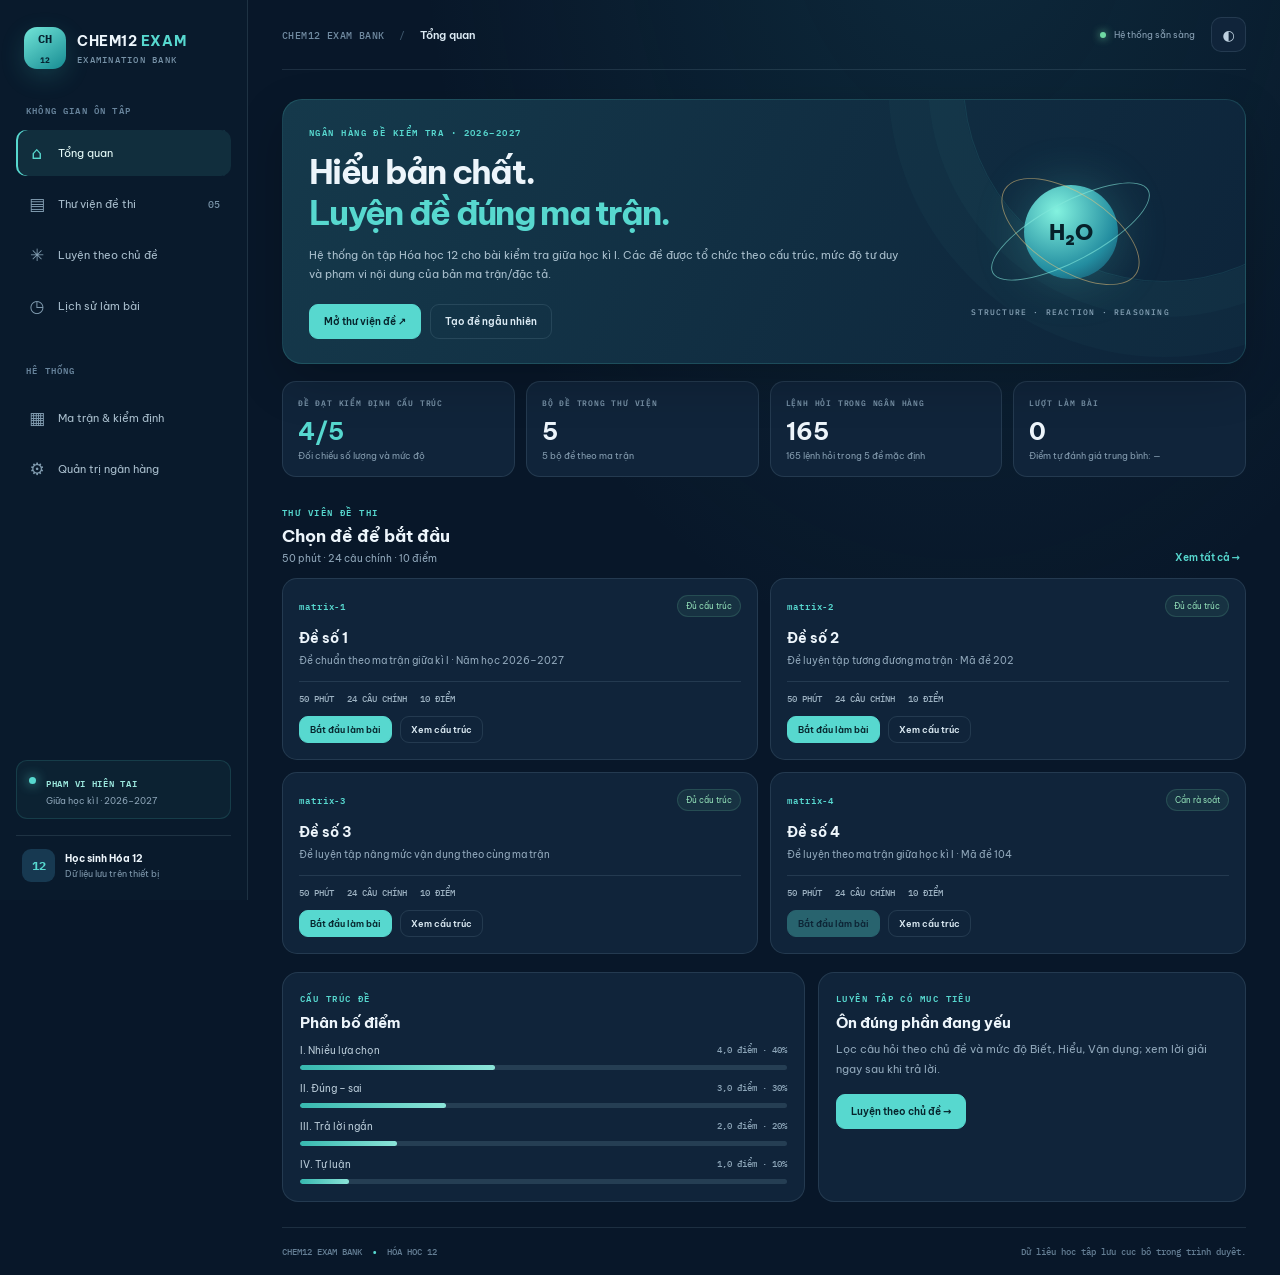
<file: chem12-exam-bank/index.html>
<!doctype html>
<html lang="vi">
<head>
<meta charset="utf-8"><meta name="viewport" content="width=device-width,initial-scale=1">
<meta name="theme-color" content="#081a2d">
<meta name="description" content="CHEM12 EXAM BANK - Ngân hàng đề thi Hóa học 12 theo ma trận giữa học kì I 2026-2027.">
<title>CHEM12 EXAM BANK | Ngân hàng đề thi Hóa 12</title>
<link rel="preconnect" href="https://fonts.googleapis.com">
<link rel="preconnect" href="https://fonts.gstatic.com" crossorigin>
<link href="https://fonts.googleapis.com/css2?family=Be+Vietnam+Pro:wght@400;500;600;700;800&family=IBM+Plex+Mono:wght@400;500;600&display=swap" rel="stylesheet">
<link rel="stylesheet" href="styles.css">
</head>
<body>
<div class="shell">
<aside class="sidebar" id="sidebar">
<a class="brand" href="#home"><span class="brand-icon">CH<sub>12</sub></span><span><b>CHEM12 <em>EXAM</em></b><small>EXAMINATION BANK</small></span></a>
<div class="side-label">KHÔNG GIAN ÔN TẬP</div>
<nav class="nav">
<button class="nav-link active" data-view="home"><i>⌂</i>Tổng quan</button>
<button class="nav-link" data-view="library"><i>▤</i>Thư viện đề thi <b id="nav-count">05</b></button>
<button class="nav-link" data-view="practice"><i>✳</i>Luyện theo chủ đề</button>
<button class="nav-link" data-view="history"><i>◷</i>Lịch sử làm bài</button>
<div class="side-label separated">HỆ THỐNG</div>
<button class="nav-link" data-view="matrix"><i>▦</i>Ma trận & kiểm định</button>
<button class="nav-link" data-view="admin"><i>⚙</i>Quản trị ngân hàng</button>
</nav>
<div class="sidebar-bottom">
<div class="scope"><span></span><div><b>PHẠM VI HIỆN TẠI</b><small>Giữa học kì I · 2026–2027</small></div></div>
<div class="profile"><b>12</b><span><strong>Học sinh Hóa 12</strong><small>Dữ liệu lưu trên thiết bị</small></span></div>
</div>
</aside>
<main class="main">
<header class="topbar"><div class="top-left"><button class="mobile-menu" id="mobile-menu">☰</button><div class="breadcrumb">CHEM12 EXAM BANK <span>/</span> <b id="breadcrumb">Tổng quan</b></div></div><div class="top-actions"><span class="online"><i></i> Hệ thống sẵn sàng</span><button id="theme" class="theme" title="Đổi giao diện">◐</button></div></header>
<div id="app" class="content"></div>
<footer class="footer"><span>CHEM12 EXAM BANK <b>•</b> HÓA HỌC 12</span><span>Dữ liệu học tập lưu cục bộ trong trình duyệt.</span></footer>
</main>
</div>
<div class="toast" id="toast"></div>
<script defer src="matrix-exams.js"></script>
<script defer src="extra-exams.js"></script>
<script defer src="app.js"></script>
</body></html>
</file>
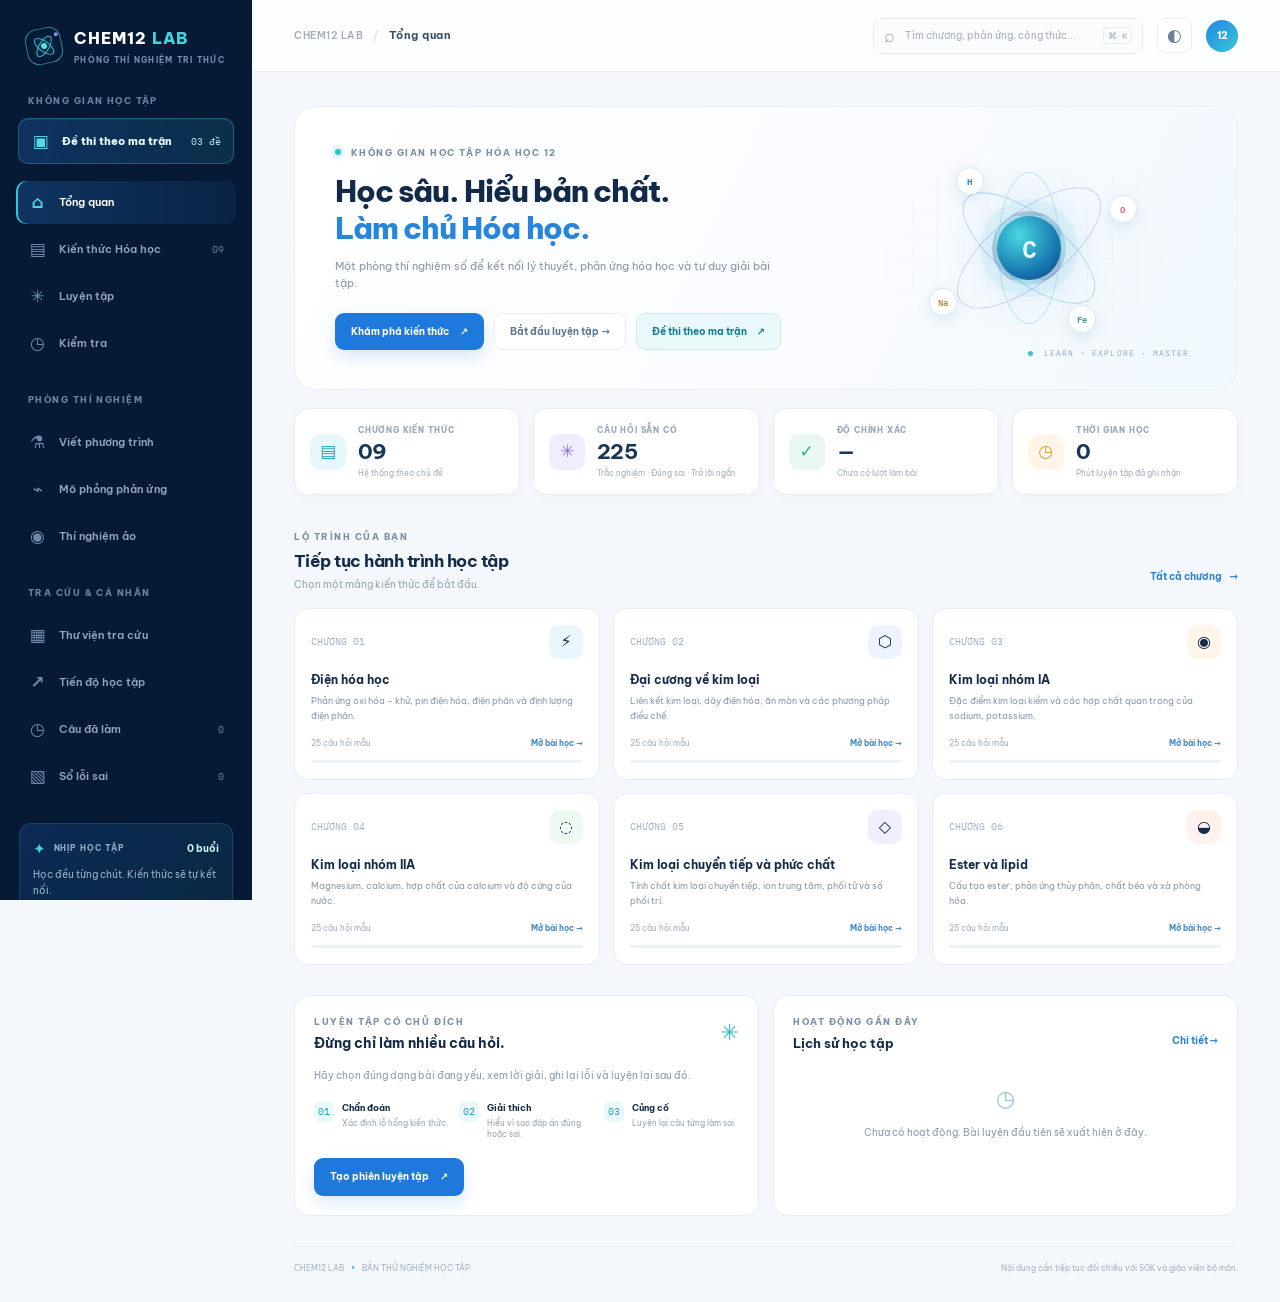
<file: chem12-lab/index.html>
<!doctype html>
<html lang="vi">
<head>
<meta charset="utf-8"><meta name="viewport" content="width=device-width,initial-scale=1"><meta name="theme-color" content="#071a35">
<meta name="description" content="CHEM12 LAB - Không gian học tập, luyện tập và khám phá Hóa học lớp 12 bằng tiếng Việt.">
<title>CHEM12 LAB | Học Hóa 12 thông minh</title>
<link rel="preconnect" href="https://fonts.googleapis.com"><link rel="preconnect" href="https://fonts.gstatic.com" crossorigin>
<link href="https://fonts.googleapis.com/css2?family=Be+Vietnam+Pro:wght@400;500;600;700;800&family=IBM+Plex+Mono:wght@400;500;600&display=swap" rel="stylesheet">
<link rel="stylesheet" href="styles.css">
<script defer src="matrix-exams.js"></script>
<script defer src="questions-core.js"></script>
<script defer src="questions-part-0.js"></script>
<script defer src="questions-part-1.js"></script>
<script defer src="questions-part-2.js"></script>
<script defer src="questions-part-3.js"></script>
<script defer src="questions-part-4.js"></script>
<script defer src="questions-part-5.js"></script>
<script defer src="questions-part-6.js"></script>
<script defer src="questions-part-7.js"></script>
<script defer src="app.js"></script>
</head>
<body>
<div class="app-shell">
<aside class="sidebar" id="sidebar">
<a class="brand" href="#tong-quan" aria-label="CHEM12 LAB - Trang chủ"><span class="brand-mark"><span class="brand-orbit"></span><span class="brand-dot"></span></span><span><strong>CHEM12 <em>LAB</em></strong><small>PHÒNG THÍ NGHIỆM TRI THỨC</small></span></a>
<div class="side-label">KHÔNG GIAN HỌC TẬP</div>
<button class="nav-item matrix-nav-cta" data-view="matrix-exams"><span class="nav-icon">▣</span><span>Đề thi theo ma trận</span><span class="nav-count">03 đề</span></button>
<nav class="nav-list" id="main-nav" aria-label="Điều hướng chính">
<button class="nav-item active" data-view="home"><span class="nav-icon">⌂</span><span>Tổng quan</span></button>
<button class="nav-item" data-view="knowledge"><span class="nav-icon">▤</span><span>Kiến thức Hóa học</span><span class="nav-count">09</span></button>
<button class="nav-item" data-view="practice"><span class="nav-icon">✳</span><span>Luyện tập</span></button>
<button class="nav-item" data-view="exam"><span class="nav-icon">◷</span><span>Kiểm tra</span></button>
<div class="side-label side-label-spaced">PHÒNG THÍ NGHIỆM</div>
<button class="nav-item" data-view="equations"><span class="nav-icon">⚗</span><span>Viết phương trình</span></button>
<button class="nav-item" data-view="lab"><span class="nav-icon">⌁</span><span>Mô phỏng phản ứng</span></button>
<button class="nav-item" data-view="experiments"><span class="nav-icon">◉</span><span>Thí nghiệm ảo</span></button>
<div class="side-label side-label-spaced">TRA CỨU & CÁ NHÂN</div>
<button class="nav-item" data-view="reference"><span class="nav-icon">▦</span><span>Thư viện tra cứu</span></button>
<button class="nav-item" data-view="progress"><span class="nav-icon">↗</span><span>Tiến độ học tập</span></button>
<button class="nav-item" data-view="review"><span class="nav-icon">◷</span><span>Câu đã làm</span><span class="nav-count" id="attempt-count">0</span></button>
<button class="nav-item" data-view="notebook"><span class="nav-icon">▧</span><span>Sổ lỗi sai</span><span class="nav-count" id="error-count">0</span></button>
</nav>
<div class="sidebar-bottom">
<div class="streak-card"><div class="streak-top"><span class="streak-flame">✦</span><span>NHỊP HỌC TẬP</span><b id="streak-days">0 ngày</b></div><p>Học đều từng chút. Kiến thức sẽ tự kết nối.</p><div class="streak-track"><i id="streak-fill"></i></div></div>
<button class="nav-item settings-link" data-view="settings"><span class="nav-icon">⚙</span><span>Cài đặt</span></button>
<div class="profile-mini"><div class="avatar">12</div><div><strong>Học sinh Hóa 12</strong><small>Hồ sơ trên thiết bị này</small></div><span class="online-dot"></span></div>
</div>
</aside>
<main class="main-area">
<header class="topbar"><div class="topbar-left"><button class="mobile-menu" id="mobile-menu" aria-label="Mở điều hướng">☰</button><div class="breadcrumb"><span>CHEM12 LAB</span><b>/</b><strong id="breadcrumb-current">Tổng quan</strong></div></div><div class="topbar-actions"><label class="global-search"><span>⌕</span><input id="global-search" type="search" placeholder="Tìm chương, phản ứng, công thức..." autocomplete="off"><kbd>⌘ K</kbd></label><button class="icon-button" id="theme-toggle" aria-label="Đổi giao diện" title="Đổi giao diện">◐</button><div class="top-avatar">12</div></div></header>
<div class="content-wrap" id="view-root">
<section class="welcome-row"><div><div class="eyebrow"><span class="eyebrow-pulse"></span> KHÔNG GIAN HỌC TẬP HÓA HỌC 12</div><h1>Học sâu. Hiểu bản chất.<br><span>Làm chủ Hóa học.</span></h1><p class="welcome-copy">Một phòng thí nghiệm số để kết nối lý thuyết, phản ứng hóa học và tư duy giải bài tập.</p><div class="welcome-actions"><button class="btn btn-primary" data-goto="knowledge">Khám phá kiến thức <span>↗</span></button><button class="btn btn-quiet" data-goto="practice">Bắt đầu luyện tập <span>→</span></button><button class="btn btn-matrix-quick" data-goto="matrix-exams">Đề thi theo ma trận <span>↗</span></button></div></div>
<div class="hero-visual" aria-hidden="true"><div class="hero-grid"></div><div class="orbit orbit-one"></div><div class="orbit orbit-two"></div><div class="orbit orbit-three"></div><div class="molecule-core">C</div><span class="atom atom-a">H</span><span class="atom atom-b">O</span><span class="atom atom-c">Na</span><span class="atom atom-d">Fe</span><div class="visual-caption"><i></i> LEARN · EXPLORE · MASTER</div></div></section>
<section class="stats-grid" id="home-stats">
<article class="stat-card"><div class="stat-icon cyan">▤</div><div><span>CHƯƠNG KIẾN THỨC</span><strong id="stat-chapters">09</strong><small>Hệ thống theo chủ đề</small></div></article>
<article class="stat-card"><div class="stat-icon violet">✳</div><div><span>CÂU HỎI SẴN CÓ</span><strong id="stat-questions">24</strong><small>Trắc nghiệm · Đúng sai · Trả lời ngắn</small></div></article>
<article class="stat-card"><div class="stat-icon mint">✓</div><div><span>ĐỘ CHÍNH XÁC</span><strong id="stat-accuracy">—</strong><small id="stat-attempts">Chưa có lượt làm bài</small></div></article>
<article class="stat-card"><div class="stat-icon amber">◷</div><div><span>THỜI GIAN HỌC</span><strong id="stat-time">0</strong><small>Phút luyện tập đã ghi nhận</small></div></article>
</section>
<section class="section-block"><div class="section-heading"><div><div class="eyebrow">LỘ TRÌNH CỦA BẠN</div><h2>Tiếp tục hành trình học tập</h2><p>Chọn một mảng kiến thức để bắt đầu.</p></div><button class="text-link" data-goto="knowledge">Tất cả chương <span>→</span></button></div><div class="module-grid" id="home-modules"></div></section>
<section class="dashboard-bottom">
<article class="panel focus-panel"><div class="panel-heading"><div><div class="eyebrow">LUYỆN TẬP CÓ CHỦ ĐÍCH</div><h3>Đừng chỉ làm nhiều câu hỏi.</h3></div><span class="panel-symbol">✳</span></div><p>Hãy chọn đúng dạng bài đang yếu, xem lời giải, ghi lại lỗi và luyện lại sau đó.</p><div class="focus-list"><div><span class="focus-number">01</span><span><b>Chẩn đoán</b><small>Xác định lỗ hổng kiến thức.</small></span></div><div><span class="focus-number">02</span><span><b>Giải thích</b><small>Hiểu vì sao đáp án đúng hoặc sai.</small></span></div><div><span class="focus-number">03</span><span><b>Củng cố</b><small>Luyện lại câu từng làm sai.</small></span></div></div><button class="btn btn-primary" data-goto="practice">Tạo phiên luyện tập <span>↗</span></button></article>
<article class="panel activity-panel"><div class="section-heading compact"><div><div class="eyebrow">HOẠT ĐỘNG GẦN ĐÂY</div><h3>Lịch sử học tập</h3></div><button class="text-link" data-goto="progress">Chi tiết →</button></div><div id="recent-activity" class="activity-list"><div class="empty-state small-empty"><span>◷</span><p>Chưa có hoạt động. Bài luyện đầu tiên sẽ xuất hiện ở đây.</p></div></div></article>
</section>
<footer class="footer"><span>CHEM12 LAB <i>•</i> BẢN THỬ NGHIỆM HỌC TẬP</span><span>Nội dung cần tiếp tục đối chiếu với SGK và giáo viên bộ môn.</span></footer>
</div>
</main></div>
<div class="toast-region" id="toast-region" aria-live="polite"></div>
<div class="modal-backdrop" id="modal-backdrop" hidden><div class="modal-card" id="modal-card" role="dialog" aria-modal="true"></div></div>
</body></html>
</file>
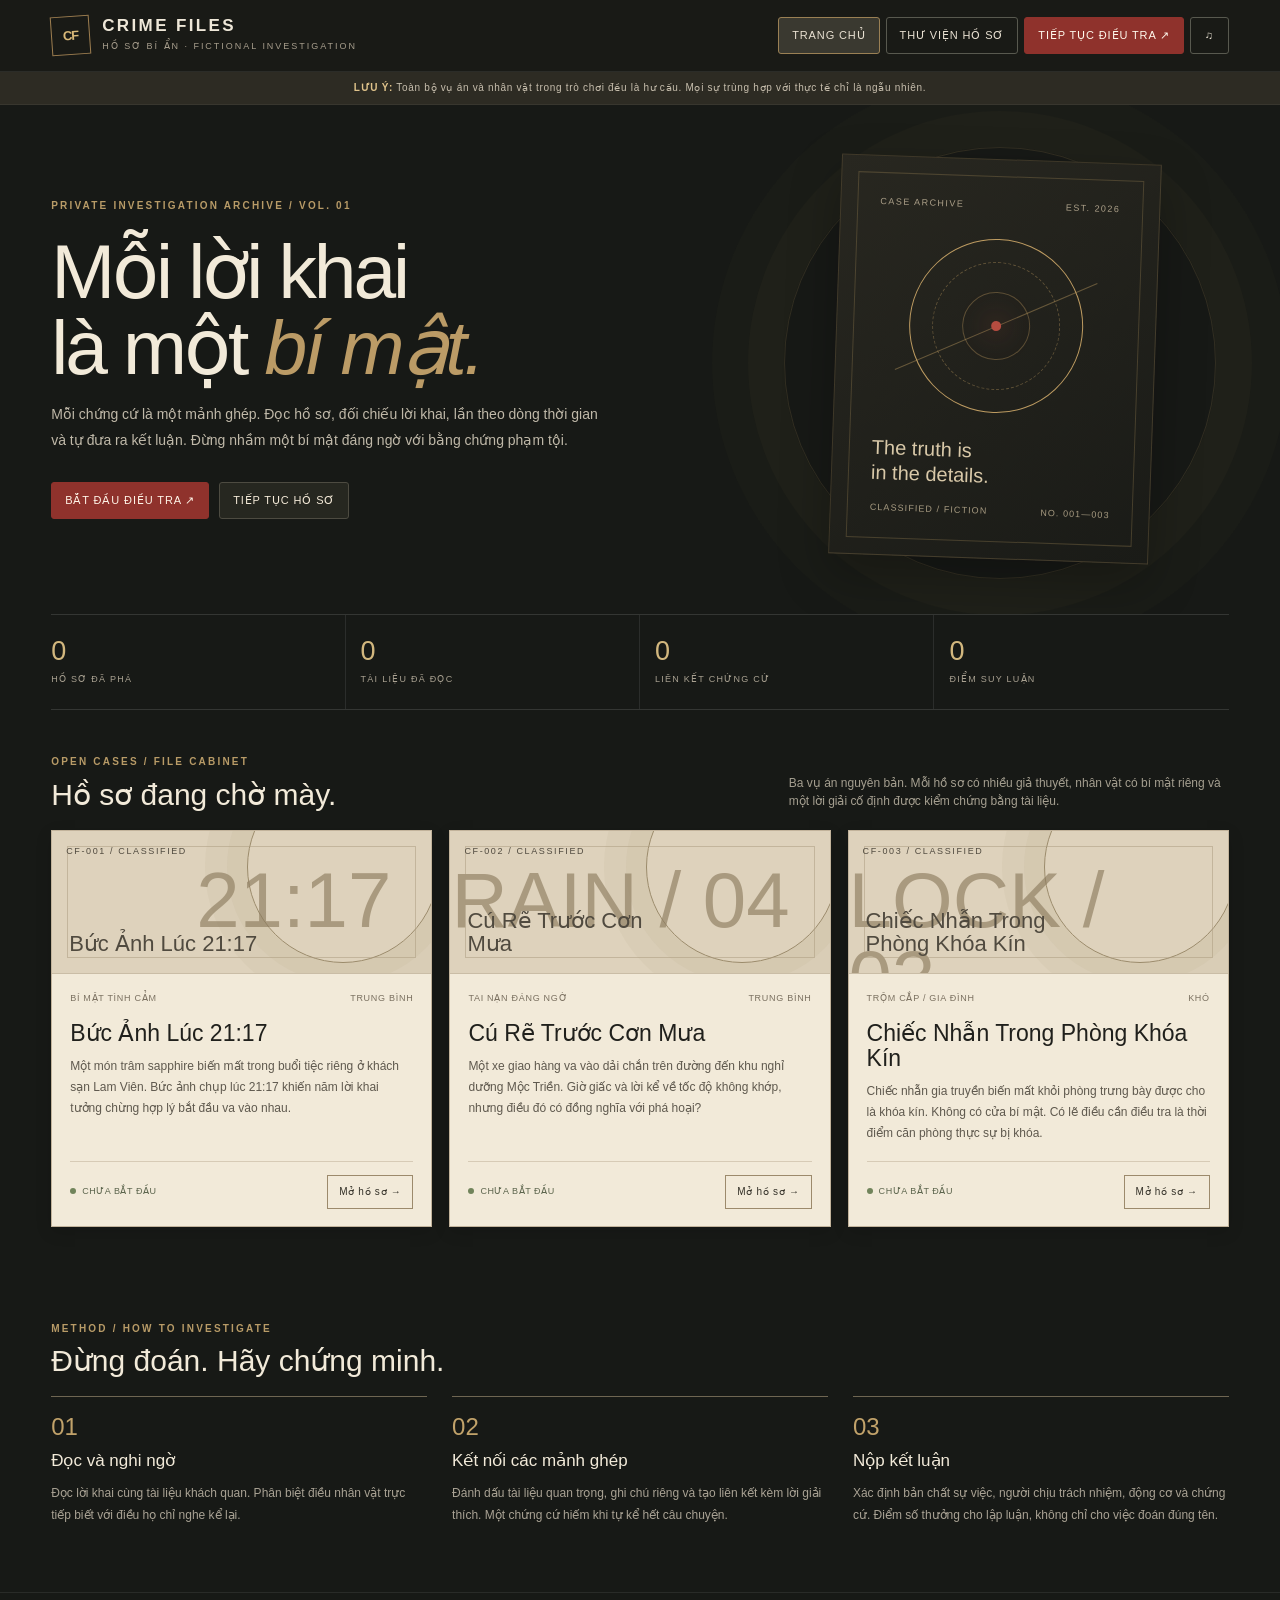
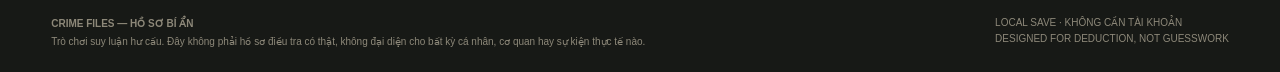
<file: crime-files/index.html>
<!doctype html>
<html lang="vi">
<head>
<meta charset="utf-8">
<meta name="viewport" content="width=device-width,initial-scale=1,viewport-fit=cover">
<meta name="theme-color" content="#171714">
<meta name="description" content="CRIME FILES — game điều tra hư cấu với hồ sơ, lời khai và chứng cứ tương tác.">
<title>CRIME FILES — Hồ Sơ Bí Ẩn</title>
<style>
:root{--font-ui:Arial,"Segoe UI",Tahoma,sans-serif;--ink:#20201c;--paper:#f2ead9;--paper2:#e8dec9;--muted:#827b6e;--red:#8f322c;--red2:#b54c40;--line:#cfc3ac;--dark:#181916;--dark2:#22241f;--green:#68775a;--gold:#ba9652;--cream:#fff9ee;--shadow:0 14px 35px #0002}
*{box-sizing:border-box}html{scroll-behavior:smooth}body{margin:0;background:#171916;color:var(--ink);font:14px/1.55 var(--font-ui)}
button,input,select,textarea{font:inherit}button{cursor:pointer;transition:transform .14s,border-color .14s,background .14s}button:hover{transform:translateY(-1px)}button:focus-visible,input:focus-visible,select:focus-visible,textarea:focus-visible{outline:2px solid var(--gold);outline-offset:2px}
.topbar{height:72px;display:flex;align-items:center;justify-content:space-between;padding:0 clamp(16px,4vw,54px);border-bottom:1px solid #ffffff14;background:#191a16;color:#eee7d8;position:sticky;top:0;z-index:20}
.brand{display:flex;align-items:center;gap:12px;cursor:pointer}.brand-mark{width:39px;height:39px;border:1px solid #9d7e50;display:grid;place-items:center;color:#d9b979;font:700 13px/1 var(--font-ui);letter-spacing:-1px;transform:rotate(-4deg)}.brand-name{font:700 17px/1.1 var(--font-ui);letter-spacing:.14em}.brand-sub{font-size:9px;letter-spacing:.22em;color:#a69d8c;margin-top:5px}
.nav{display:flex;gap:6px;align-items:center}.nav button,.btn{background:transparent;border:1px solid #58594f;color:#e9e1d2;padding:9px 13px;border-radius:3px;font-size:11px;letter-spacing:.08em;text-transform:uppercase}.nav button.active,.nav button:hover{background:#3a3930;border-color:#9a8054}.nav .primary{background:var(--red);border-color:var(--red);color:#fff8ec}.icon-btn{min-width:39px}
.notice{background:#2d2b23;color:#c7bead;text-align:center;font-size:10px;letter-spacing:.07em;padding:8px 14px;border-bottom:1px solid #ffffff0d}.notice strong{color:#e0c38b}
main{min-height:calc(100vh - 106px)}.page{display:none}.page.active{display:block}.wrap{max-width:1280px;margin:auto;padding:0 clamp(16px,4vw,52px)}
.hero{position:relative;overflow:hidden;min-height:490px;display:grid;grid-template-columns:1.18fr .82fr;align-items:center;gap:38px;padding-top:54px;padding-bottom:55px;color:var(--paper)}
.hero:before{content:"";position:absolute;width:430px;height:430px;border:1px solid #9c805233;border-radius:50%;right:5%;top:42px;box-shadow:0 0 0 36px #9c80520a,0 0 0 72px #9c805207}
.hero:after{content:"";position:absolute;width:280px;height:280px;border:1px solid #9c805233;border-radius:50%;right:10%;top:115px}
.eyebrow{font-size:10px;letter-spacing:.22em;text-transform:uppercase;color:#b89b67;font-weight:700}.hero h1{font:500 clamp(44px,6vw,78px)/.99 var(--font-ui);letter-spacing:-.04em;margin:20px 0 17px;max-width:700px}.hero h1 em{font-weight:400;color:#bb9b66}.hero p{color:#c0b9a9;max-width:560px;line-height:1.85;font-size:14px}.hero-actions{display:flex;gap:10px;flex-wrap:wrap;margin-top:28px}.btn.red{background:var(--red);border-color:var(--red);color:#fff5e8}.btn.paper{background:var(--paper);color:var(--ink);border-color:var(--paper)}.btn.dark{background:#262720;border-color:#4d4b41;color:#f4ead8}.btn:disabled{opacity:.4;cursor:not-allowed;transform:none}
.hero-stamp{position:relative;z-index:1;justify-self:center;width:min(320px,90%);aspect-ratio:4/5;border:1px solid #a98a573d;padding:16px;transform:rotate(2deg);background:linear-gradient(145deg,#282720,#1a1b17);box-shadow:0 20px 50px #0004}
.stamp-inner{height:100%;border:1px solid #9d845555;position:relative;display:flex;flex-direction:column;justify-content:space-between;padding:22px}
.stamp-top{display:flex;justify-content:space-between;color:#ab9f88;font-size:9px;letter-spacing:.16em}.stamp-diagram{position:relative;height:195px;display:grid;place-items:center}.stamp-ring{width:174px;height:174px;border:1px solid #bd9b61;border-radius:50%;position:absolute}.stamp-ring:before,.stamp-ring:after{content:"";position:absolute;inset:22px;border:1px dashed #bd9b6160;border-radius:50%}.stamp-ring:after{inset:52px;border-style:solid}.stamp-pin{width:10px;height:10px;background:var(--red2);border-radius:50%;box-shadow:0 0 28px #b54c40;z-index:1}.stamp-line{position:absolute;height:1px;background:#bd9b6170;width:220px;transform:rotate(-25deg)}.stamp-caption{font:20px/1.25 var(--font-ui);color:#d8c8a8}.stamp-foot{font-size:9px;color:#a69a80;letter-spacing:.12em;display:flex;justify-content:space-between}
.stats{display:grid;grid-template-columns:repeat(4,1fr);border-top:1px solid #ffffff20;border-bottom:1px solid #ffffff20;color:var(--paper)}.stat{padding:21px 15px;border-right:1px solid #ffffff17}.stat:first-child{padding-left:0}.stat:last-child{border:0}.stat strong{display:block;font:27px var(--font-ui);color:#d2b77e}.stat span{font-size:9px;color:#a9a191;letter-spacing:.14em;text-transform:uppercase}
.section-head{display:flex;align-items:end;justify-content:space-between;gap:18px;margin:44px 0 19px;color:var(--paper)}.section-head h2{font:30px/1.1 var(--font-ui);font-weight:400;margin:8px 0 0}.section-head p{margin:0;color:#a59f90;font-size:12px;max-width:440px}.case-grid{display:grid;grid-template-columns:repeat(3,minmax(0,1fr));gap:17px;padding-bottom:50px}.case-card{background:var(--paper);border:1px solid #c2b39b;min-width:0;box-shadow:0 5px 15px #0002;display:flex;flex-direction:column;transition:transform .2s,box-shadow .2s}.case-card:hover{transform:translateY(-4px);box-shadow:0 15px 28px #0003}.case-cover{height:143px;background:#ded2bc;position:relative;overflow:hidden;padding:14px;color:#504a3f;border-bottom:1px solid #cabda6}.case-cover:before{content:"";position:absolute;width:190px;height:190px;border:1px solid #9b8b6b;right:-8px;top:-60px;border-radius:50%;box-shadow:0 0 0 20px #9b8b6b12,0 0 0 42px #9b8b6b12}.case-cover:after{content:"";position:absolute;inset:15px;border:1px solid #a99a7f80;pointer-events:none}.cover-code{position:relative;z-index:1;font-size:9px;letter-spacing:.18em}.cover-symbol{position:absolute;right:40px;top:30px;font:78px/1 var(--font-ui);color:#8d7c60a8}.cover-label{position:absolute;z-index:1;left:17px;bottom:17px;font:22px/1.04 var(--font-ui);max-width:220px}.case-body{padding:18px 18px 17px;display:flex;flex:1;flex-direction:column}.case-meta{display:flex;justify-content:space-between;gap:8px;font-size:9px;color:#7a7060;text-transform:uppercase;letter-spacing:.08em}.case-body h3{font:23px/1.1 var(--font-ui);margin:15px 0 10px;font-weight:400}.case-body p{font-size:12px;color:#5f594e;line-height:1.75;margin:0 0 17px;flex:1}.case-bottom{display:flex;align-items:center;justify-content:space-between;padding-top:13px;border-top:1px solid #d7cbb6;gap:10px}.status-chip{font-size:9px;text-transform:uppercase;letter-spacing:.06em;color:#5c654d}.status-chip::before{content:"";display:inline-block;width:6px;height:6px;border-radius:50%;background:#71845b;margin-right:6px}.case-open{border:1px solid #9c8a6c;background:transparent;color:#353229;padding:8px 11px;font-size:10px;letter-spacing:.07em}
.how-grid{display:grid;grid-template-columns:repeat(3,1fr);gap:25px;padding:0 0 54px;color:var(--paper)}.how{border-top:1px solid #6f6652;padding-top:16px}.how b{font:24px var(--font-ui);color:#c1a26a}.how h3{font:17px var(--font-ui);font-weight:400;margin:8px 0}.how p{font-size:12px;line-height:1.8;color:#a9a294}
.library-tools{display:flex;gap:10px;flex-wrap:wrap;padding:28px 0 18px}.field{border:1px solid #706958;background:#24251f;color:#eee4d2;border-radius:3px;padding:10px 12px;min-width:170px}.field::placeholder{color:#938b7b}.library-tools .field:first-child{flex:1;min-width:200px}
.workspace{max-width:none;padding:0}.work-head{display:flex;align-items:center;justify-content:space-between;gap:14px;padding:16px clamp(12px,2vw,28px);border-bottom:1px solid #c5b79d;background:#e8dfcd}.work-title{display:flex;align-items:center;gap:14px}.case-code{font-size:9px;letter-spacing:.14em;color:#7e342e;font-weight:800}.work-title h2{font:25px/1.1 var(--font-ui);font-weight:400;margin:2px 0 0}.work-meta{display:flex;gap:7px;flex-wrap:wrap;margin-top:5px;color:#756a58;font-size:10px}.work-actions{display:flex;gap:7px;flex-wrap:wrap}.work-actions .btn{color:var(--ink);border-color:#b9aa90}.work-actions .btn.red{color:#fff5e8;border-color:var(--red)}
.investigation-layout{display:grid;grid-template-columns:210px minmax(0,1fr) 280px;min-height:calc(100vh - 225px);background:#b9ab91}.rail{background:#252720;color:#ddd3c1;padding:18px 13px;border-right:1px solid #47473d}.rail h3{font-size:9px;color:#b79c6e;letter-spacing:.18em;text-transform:uppercase;margin:0 8px 12px}.rail button{display:flex;width:100%;align-items:center;gap:9px;text-align:left;background:transparent;border:1px solid transparent;color:#c7c0af;padding:10px 9px;margin:2px 0;border-radius:3px;font-size:12px}.rail button.active,.rail button:hover{background:#37382f;border-color:#4d4c3f;color:#f7eddc}.rail .count{margin-left:auto;font-size:10px;color:#a7a08c}.rail-divider{height:1px;background:#ffffff17;margin:17px 5px}.rail-note{font-size:10px;line-height:1.7;color:#a49d8c;margin:8px}
.board{position:relative;min-width:0;padding:22px;background-color:#c2b49a;background-image:radial-gradient(#4d42301d .75px,transparent .75px);background-size:14px 14px;overflow:hidden}.board-top{display:flex;align-items:center;justify-content:space-between;gap:12px;margin-bottom:16px}.board-top h3{font:20px var(--font-ui);font-weight:400;margin:0;color:#292821}.board-summary{font-size:10px;color:#645a49}.doc-grid{display:grid;grid-template-columns:repeat(3,minmax(0,1fr));gap:13px;align-items:stretch}.doc-card{background:#f7efdf;border:1px solid #c3b49a;box-shadow:0 5px 11px #35281918;min-height:160px;display:flex;flex-direction:column;padding:13px 13px 11px;position:relative;cursor:grab;transition:box-shadow .15s,transform .15s;order:0}.doc-card:before{content:"";position:absolute;left:0;top:0;bottom:0;width:3px;background:#a58b5d}.doc-card:hover{box-shadow:0 9px 18px #3528192e;transform:translateY(-2px)}.doc-card.read{background:#efe7d6}.doc-card.key:after{content:"★";position:absolute;right:10px;top:8px;font-size:11px;color:#a13c31}.doc-id{font-size:9px;color:#8f382f;letter-spacing:.13em;font-weight:800}.doc-card h4{font:17px/1.15 var(--font-ui);font-weight:400;margin:12px 0 8px;overflow-wrap:anywhere}.doc-card p{font-size:10px;line-height:1.65;color:#716756;margin:0 0 13px;flex:1}.doc-foot{display:flex;align-items:center;justify-content:space-between;border-top:1px solid #d9cdb6;padding-top:9px;color:#8b806e;font-size:9px;gap:5px}.doc-foot span:first-child{overflow:hidden;text-overflow:ellipsis;white-space:nowrap}.empty{padding:50px 20px;text-align:center;color:#665b48}
.rightpanel{background:#e8dfcd;padding:18px;border-left:1px solid #b0a083}.panel-label{font-size:9px;text-transform:uppercase;color:#8b392f;font-weight:800;letter-spacing:.16em}.rightpanel h3{font:22px var(--font-ui);font-weight:400;margin:6px 0 13px}.panel-box{border-top:1px solid #c7b89d;padding:13px 0}.panel-box h4{font-size:10px;letter-spacing:.09em;color:#71634d;text-transform:uppercase;margin:0 0 9px}.panel-box p{font-size:11px;color:#5d5547;line-height:1.75;margin:0}.suspect{padding:10px 0;border-top:1px solid #d1c4ac}.suspect button{padding:0;background:none;border:0;color:#28271f;font:16px var(--font-ui);text-align:left;width:100%}.suspect small{display:block;font:10px/1.5 var(--font-ui);color:#827665;margin-top:3px}.suspect-detail{margin-top:7px;font-size:11px;color:#5e5749;line-height:1.7}.tiny-btn{border:1px solid #b8a98e;color:#423c31;background:transparent;padding:7px 9px;font-size:10px}.progress{height:5px;background:#d3c6ad;margin:8px 0 6px}.progress span{display:block;height:100%;background:#876c42;width:0}.link-row{padding:9px 0;border-top:1px solid #d0c3ab;font-size:11px}.link-row strong{font:14px var(--font-ui);font-weight:400}.link-row p{margin:5px 0 0;color:#6f6453;font-size:10px}
.modal-backdrop{position:fixed;inset:0;background:#0c0d0bd9;z-index:50;display:none;align-items:center;justify-content:center;padding:18px}.modal-backdrop.show{display:flex}.modal{background:var(--paper);border:1px solid #c7b697;box-shadow:0 25px 75px #0008;width:min(760px,100%);max-height:min(90vh,900px);overflow:auto;position:relative}.modal-head{position:sticky;top:0;background:var(--paper);z-index:2;padding:20px 24px 14px;border-bottom:1px solid #d0c2a9;display:flex;justify-content:space-between;gap:10px}.modal-head h2{font:29px/1.1 var(--font-ui);font-weight:400;margin:5px 0}.modal-x{background:transparent;border:1px solid #b7a78c;padding:5px 10px;align-self:start}.modal-content{padding:21px 24px 25px}.doc-meta{display:flex;gap:8px;flex-wrap:wrap;font-size:10px;color:#817561;margin-bottom:18px}.doc-meta span{border:1px solid #d1c3aa;padding:4px 7px}.doc-body{white-space:pre-line;font:15px/1.85 var(--font-ui);color:#39362e;max-width:680px;overflow-wrap:anywhere;font-variant-numeric:tabular-nums}.doc-body mark{background:#ead68b;color:inherit;padding:0 2px}
.doc-illustration{margin:0 0 18px;border:1px solid #c5b69a;background:#d9ceb9;overflow:hidden}
.doc-illustration svg{display:block;width:100%;height:auto;aspect-ratio:760/360}
.doc-illustration figcaption{padding:8px 11px;background:#e8decb;color:#756b5a;font:10px/1.55 var(--font-ui);border-top:1px solid #c5b69a;letter-spacing:.015em}
.doc-illustration.thumb{margin:-13px -13px 12px;border:0;border-bottom:1px solid #c3b49a;height:76px;background:#d5c8ad}
.doc-illustration.thumb svg{height:76px;aspect-ratio:auto}
.doc-illustration.thumb figcaption{display:none}
button,input,select,textarea{font-family:var(--font-ui);font-kerning:normal}
.modal-content,.doc-card,.rail,.rightpanel,.hero,.section-head,footer{overflow-wrap:anywhere}
.doc-actions{display:flex;gap:7px;flex-wrap:wrap;margin-top:22px;border-top:1px solid #d0c2a9;padding-top:14px}.doc-note{width:100%;min-height:90px;background:#f9f3e8;border:1px solid #cdbda1;padding:10px;color:#292820;resize:vertical}
.modal-subtitle{font:18px var(--font-ui);margin:18px 0 8px}.form-grid{display:grid;grid-template-columns:1fr 1fr;gap:14px}.form-field{display:flex;flex-direction:column;gap:6px}.form-field.wide{grid-column:1/-1}.form-field label{font-size:10px;color:#6c5d49;text-transform:uppercase;letter-spacing:.07em}.form-field select,.form-field textarea,.form-field input{width:100%;background:#fdf8ee;color:#27251f;border:1px solid #c5b69b;padding:10px;border-radius:2px}.form-field textarea{min-height:76px;resize:vertical}.check-grid{display:grid;grid-template-columns:1fr 1fr;gap:8px}.check-item{display:flex;gap:8px;align-items:flex-start;background:#e9dfcc;padding:9px;border:1px solid #d2c3a8;font-size:11px}.check-item input{margin-top:3px;accent-color:var(--red)}.result-score{font:38px var(--font-ui);color:#7e322b}.result-block{border:1px solid #cbbb9f;background:#e9dfcd;padding:15px;margin:14px 0}.result-block h4{font:20px var(--font-ui);font-weight:400;margin:0 0 7px}.result-block p{font-size:12px;line-height:1.8;color:#5f584b;margin:0}.timeline{border-left:1px solid #9f8d6d;margin:10px 0 22px 5px;padding-left:18px}.time-item{position:relative;padding:0 0 18px}.time-item:before{content:"";position:absolute;left:-23px;top:5px;width:8px;height:8px;border-radius:50%;background:#8d3c31;border:2px solid var(--paper)}.time-item strong{display:block;font:15px var(--font-ui)}.time-item span{display:block;font-size:10px;color:#806f58;margin:3px 0}.time-item p{font-size:11px;color:#5e5648;margin:3px 0;line-height:1.65}
footer{color:#8d8879;border-top:1px solid #ffffff14;padding:22px clamp(16px,4vw,52px);display:flex;justify-content:space-between;gap:15px;font-size:10px}.footer-left{max-width:650px;line-height:1.75}
@media(max-width:1000px){.investigation-layout{grid-template-columns:170px minmax(0,1fr)}.rightpanel{grid-column:1/-1;border-left:0;border-top:1px solid #b0a083}.doc-grid{grid-template-columns:repeat(2,minmax(0,1fr))}.hero{min-height:430px}.hero-stamp{width:270px}.hero-stamp .stamp-caption{font-size:17px}}
@media(max-width:700px){.topbar{height:auto;min-height:63px;padding:12px 14px;gap:10px}.brand-name{font-size:13px}.brand-mark{width:33px;height:33px}.brand-sub{font-size:7px}.nav button{padding:8px;font-size:9px}.nav button:not(.primary):not(.icon-btn){display:none}.notice{font-size:9px}.hero{grid-template-columns:1fr;gap:20px;padding-top:42px;padding-bottom:37px}.hero h1{font-size:50px}.hero-stamp{display:none}.hero:before{right:-160px;top:30px}.hero:after{right:-100px;top:100px}.stats{grid-template-columns:repeat(2,1fr)}.stat{padding:15px 10px;border-bottom:1px solid #ffffff17}.stat:nth-child(2){border-right:0}.stat:nth-child(3){padding-left:0;border-bottom:0}.stat:nth-child(4){border-bottom:0}.stat strong{font-size:23px}.section-head{align-items:start;flex-direction:column;margin-top:32px}.section-head h2{font-size:26px}.case-grid{grid-template-columns:1fr;gap:14px}.case-cover{height:110px}.cover-label{font-size:20px}.how-grid{grid-template-columns:1fr;gap:15px}.library-tools{padding-top:20px}.field{min-width:0;flex:1}.work-head{align-items:flex-start;flex-direction:column;padding:13px}.work-title h2{font-size:23px}.work-actions{width:100%}.investigation-layout{display:flex;flex-direction:column;min-height:0}.rail{border-right:0;border-bottom:1px solid #47473d;padding:8px;display:flex;overflow-x:auto;gap:4px}.rail h3,.rail-divider,.rail-note{display:none}.rail button{white-space:nowrap;width:auto;flex:0 0 auto;margin:0;padding:9px 10px;font-size:10px}.rail .count{margin-left:3px}.board{padding:13px;min-height:400px}.board-top{align-items:flex-start;flex-direction:column}.doc-grid{grid-template-columns:repeat(2,minmax(0,1fr));gap:9px}.doc-card{min-height:148px;padding:11px}.doc-card h4{font-size:15px}.doc-card p{font-size:9px}.rightpanel{padding:14px}.modal-backdrop{padding:0;align-items:flex-end}.modal{max-height:94vh;width:100%;border-radius:10px 10px 0 0}.modal-head{padding:17px 17px 12px}.modal-head h2{font-size:24px}.modal-content{padding:17px}.doc-body{font-size:14px;line-height:1.8}.form-grid{grid-template-columns:1fr}.form-field.wide{grid-column:auto}.check-grid{grid-template-columns:1fr}.result-score{font-size:32px}footer{flex-direction:column}.wrap{padding-left:16px;padding-right:16px}}
@media(max-width:380px){.brand-sub{display:none}.nav{gap:4px}.doc-grid{grid-template-columns:1fr}.doc-card{min-height:130px}.hero h1{font-size:44px}}
</style>
</head>
<body>
<header class="topbar">
  <div class="brand" id="brandHome" role="button" tabindex="0" aria-label="Về trang chủ"><div class="brand-mark">CF</div><div><div class="brand-name">CRIME FILES</div><div class="brand-sub">HỒ SƠ BÍ ẨN · FICTIONAL INVESTIGATION</div></div></div>
  <nav class="nav"><button id="navHome" class="active">Trang chủ</button><button id="navCases">Thư viện hồ sơ</button><button id="navContinue" class="primary">Tiếp tục điều tra ↗</button><button id="soundBtn" class="icon-btn" aria-label="Bật âm thanh nền" title="Âm thanh nền">♫</button></nav>
</header>
<div class="notice"><strong>LƯU Ý:</strong> Toàn bộ vụ án và nhân vật trong trò chơi đều là hư cấu. Mọi sự trùng hợp với thực tế chỉ là ngẫu nhiên.</div>
<main>
<section id="homePage" class="page active">
  <div class="wrap hero">
    <div><div class="eyebrow">PRIVATE INVESTIGATION ARCHIVE / VOL. 01</div><h1>Mỗi lời khai<br>là một <em>bí mật.</em></h1><p>Mỗi chứng cứ là một mảnh ghép. Đọc hồ sơ, đối chiếu lời khai, lần theo dòng thời gian và tự đưa ra kết luận. Đừng nhầm một bí mật đáng ngờ với bằng chứng phạm tội.</p><div class="hero-actions"><button class="btn red" id="startBtn">Bắt đầu điều tra ↗</button><button class="btn dark" id="homeContinue">Tiếp tục hồ sơ</button></div></div>
    <div class="hero-stamp" aria-hidden="true"><div class="stamp-inner"><div class="stamp-top"><span>CASE ARCHIVE</span><span>EST. 2026</span></div><div class="stamp-diagram"><div class="stamp-ring"></div><div class="stamp-line"></div><div class="stamp-pin"></div></div><div class="stamp-caption">The truth is<br>in the details.</div><div class="stamp-foot"><span>CLASSIFIED / FICTION</span><span>NO. 001—003</span></div></div></div>
  </div>
  <div class="wrap"><div class="stats"><div class="stat"><strong id="statSolved">0</strong><span>Hồ sơ đã phá</span></div><div class="stat"><strong id="statViewed">0</strong><span>Tài liệu đã đọc</span></div><div class="stat"><strong id="statLinks">0</strong><span>Liên kết chứng cứ</span></div><div class="stat"><strong id="statScore">0</strong><span>Điểm suy luận</span></div></div>
    <div class="section-head"><div><div class="eyebrow">OPEN CASES / FILE CABINET</div><h2>Hồ sơ đang chờ mày.</h2></div><p>Ba vụ án nguyên bản. Mỗi hồ sơ có nhiều giả thuyết, nhân vật có bí mật riêng và một lời giải cố định được kiểm chứng bằng tài liệu.</p></div>
    <div class="case-grid" id="homeCaseGrid"></div>
    <div class="section-head"><div><div class="eyebrow">METHOD / HOW TO INVESTIGATE</div><h2>Đừng đoán. Hãy chứng minh.</h2></div></div>
    <div class="how-grid"><div class="how"><b>01</b><h3>Đọc và nghi ngờ</h3><p>Đọc lời khai cùng tài liệu khách quan. Phân biệt điều nhân vật trực tiếp biết với điều họ chỉ nghe kể lại.</p></div><div class="how"><b>02</b><h3>Kết nối các mảnh ghép</h3><p>Đánh dấu tài liệu quan trọng, ghi chú riêng và tạo liên kết kèm lời giải thích. Một chứng cứ hiếm khi tự kể hết câu chuyện.</p></div><div class="how"><b>03</b><h3>Nộp kết luận</h3><p>Xác định bản chất sự việc, người chịu trách nhiệm, động cơ và chứng cứ. Điểm số thưởng cho lập luận, không chỉ cho việc đoán đúng tên.</p></div></div>
  </div>
</section>
<section id="libraryPage" class="page"><div class="wrap"><div class="section-head"><div><div class="eyebrow">ARCHIVE / ALL FILES</div><h2>Thư viện vụ án</h2></div><p>Lọc theo chủ đề, độ khó hoặc tiến trình. Mọi tên người, địa điểm và hồ sơ đều là hư cấu.</p></div><div class="library-tools"><input id="searchCases" class="field" placeholder="Tìm tên vụ án, chủ đề hoặc mã hồ sơ..." aria-label="Tìm vụ án"><select id="filterGenre" class="field" aria-label="Lọc thể loại"><option value="all">Tất cả thể loại</option></select><select id="filterDifficulty" class="field" aria-label="Lọc độ khó"><option value="all">Mọi độ khó</option><option>Dễ</option><option>Trung bình</option><option>Khó</option></select><select id="filterStatus" class="field" aria-label="Lọc trạng thái"><option value="all">Mọi trạng thái</option><option value="new">Chưa bắt đầu</option><option value="active">Đang điều tra</option><option value="solved">Đã phá án</option></select></div><div id="libraryGrid" class="case-grid"></div></div></section>
<section id="workPage" class="page"><div class="workspace">
<div class="work-head"><div class="work-title"><div><div class="case-code" id="workCode">CF-001 / CONFIDENTIAL</div><h2 id="workName">Bức Ảnh Lúc 21:17</h2><div class="work-meta"><span id="workGenre">Tâm lý / quan hệ</span><span>•</span><span id="workDifficulty">Trung bình</span><span>•</span><span id="workProgress">0/15 tài liệu đã đọc</span></div></div></div><div class="work-actions"><button class="btn" id="timelineTop">Dòng thời gian</button><button class="btn" id="concludeBtn">Nộp kết luận ↗</button><button class="btn" id="resetCase">Đặt lại hồ sơ</button><button class="btn" id="saveBtn">Đã lưu ✓</button></div></div>
<div class="investigation-layout">
<aside class="rail"><h3>Điều hướng hồ sơ</h3><button class="active" data-mode="documents">▤ <span>Tài liệu</span><span class="count" id="railDocCount">15</span></button><button data-mode="suspects">♙ <span>Nhân vật</span><span class="count" id="railSusCount">5</span></button><button data-mode="timeline">◷ <span>Dòng thời gian</span></button><button data-mode="links">⌁ <span>Liên kết chứng cứ</span><span class="count" id="railLinkCount">0</span></button><button data-mode="notes">✎ <span>Sổ ghi chú</span></button><div class="rail-divider"></div><h3>Danh mục tài liệu</h3><div id="categoryButtons"></div><div class="rail-divider"></div><div class="rail-note">Mẹo: một lời khai mâu thuẫn chưa tự động chứng minh ai đó phạm tội. Hãy tìm dữ kiện độc lập.</div></aside>
<section class="board"><div class="board-top"><div><div class="eyebrow" style="color:#8d382e" id="boardKicker">EVIDENCE TABLE / 01</div><h3 id="boardTitle">Bàn điều tra</h3></div><div class="board-summary" id="boardSummary">15 tài liệu • Chọn hồ sơ để đọc</div></div><div id="boardContent"></div></section>
<aside class="rightpanel"><div class="panel-label">Investigation notes</div><h3>Bảng suy luận</h3><div class="panel-box"><h4>Tiến độ hồ sơ</h4><div class="progress"><span id="progressBar"></span></div><p id="progressText">Chưa có tài liệu nào được đọc.</p><p id="linkPrompt" style="margin-top:8px"></p></div><div class="panel-box"><h4>Đang chọn</h4><p id="selectedInfo">Chưa chọn tài liệu. Mở một hồ sơ để xem chi tiết.</p></div><div class="panel-box"><h4>Gợi ý điều tra</h4><p id="hintShort">Đối chiếu mốc giờ trong tài liệu khách quan trước khi tin vào một lời khai.</p><button class="tiny-btn" id="hintBtn" style="margin-top:10px">Xin gợi ý cấp 1</button><div id="hintOutput" class="suspect-detail"></div></div><div class="panel-box"><h4>Liên kết gần đây</h4><div id="recentLinks"><p>Chưa có liên kết chứng cứ.</p></div><button class="tiny-btn" data-mode-link="links" style="margin-top:10px">Xem tất cả liên kết</button></div></aside>
</div></div></section>
</main>
<footer><div class="footer-left"><strong>CRIME FILES — HỒ SƠ BÍ ẨN</strong><br>Trò chơi suy luận hư cấu. Đây không phải hồ sơ điều tra có thật, không đại diện cho bất kỳ cá nhân, cơ quan hay sự kiện thực tế nào.</div><div>LOCAL SAVE · KHÔNG CẦN TÀI KHOẢN<br>DESIGNED FOR DEDUCTION, NOT GUESSWORK</div></footer>
<div class="modal-backdrop" id="modalBackdrop" role="dialog" aria-modal="true" aria-labelledby="modalTitle"><div class="modal"><div class="modal-head"><div><div class="eyebrow" id="modalEyebrow">CASE DOCUMENT</div><h2 id="modalTitle">Tài liệu</h2><div id="modalMeta" class="doc-meta"></div></div><button class="modal-x" id="closeModal" aria-label="Đóng">✕</button></div><div id="modalContent" class="modal-content"></div></div></div>
<script>
const cases = [
{
 id:"CF-001", title:"Bức Ảnh Lúc 21:17", genre:"Bí mật tình cảm", difficulty:"Trung bình", duration:"35–50 phút", symbol:"21:17",
 desc:"Một món trâm sapphire biến mất trong buổi tiệc riêng ở khách sạn Lam Viên. Bức ảnh chụp lúc 21:17 khiến năm lời khai tưởng chừng hợp lý bắt đầu va vào nhau.",
 scenario:"Buổi tiệc giới thiệu quỹ nghệ thuật của nhà sưu tập Mai An diễn ra tại khách sạn Lam Viên, thành phố hư cấu Vĩnh Hà. Chiếc trâm sapphire gia truyền được đặt trong hộp trưng bày có nắp kính. Đến 21:34, hộp vẫn đóng nhưng chiếc trâm không còn. Một bức ảnh chụp lúc 21:17 lan truyền trong nhóm khách, để lộ một chi tiết mà người chụp không hề chủ ý ghi lại.",
 verdict:"Trộm cắp có chủ ý trong lúc nhân viên đang chỉnh lại khăn phủ bàn; chuyện tình cảm chỉ là lớp khói che các mốc giờ.",
 culprit:"Yến Lê", motive:"Yến đang mắc khoản nợ cá nhân và định bán chiếc trâm để trả một phần nợ. Cô lợi dụng lúc thay khăn phủ để lấy trâm, sau đó giấu hộp nhung rỗng trong xe đẩy vải.", truthOptions:["Chiếc trâm bị lấy có chủ ý trong lúc thay khăn phủ bàn.","Chiếc trâm rơi vào khe bàn do rung lắc.","Chủ nhân Mai An tự cất trâm để che giấu chuyện tình cảm."], culpritOptions:["Yến Lê","Khánh Dương","Trí Phạm","Mai An","Bảo Minh"], motiveOptions:["Yến cần tiền để trả khoản nợ riêng.","Khánh muốn có tin độc quyền về mối quan hệ bí mật.","Trí muốn gây sức ép trong tranh chấp tài trợ.","Không có động cơ; đây là một sự cố."], evidenceCorrect:["CF1-D05","CF1-D08","CF1-D11","CF1-D14"],
 hints:["Tập trung vào tài liệu tạo ra gần thời điểm 21:17, không phải tin đồn về chuyện tình cảm.","So sánh ảnh gốc với lịch xe đẩy vải và lời khai của người nói mình không rời sảnh.","Chi tiết phản chiếu trong ảnh cho thấy xe đẩy ở vị trí không khớp với lời Yến khai; nhật ký nợ giải thích động cơ, còn ảnh và biên bản hộp trưng bày đặt hành vi vào đúng khoảng thời gian."],
 solution:"Ở 21:14, Yến Lê đưa xe đẩy vải đến sát bàn trưng bày với lý do chỉnh khăn. Ảnh gốc chụp lúc 21:17 phản chiếu phần tay áo xanh đậm cùng hộp nhung nhỏ trong mặt kính bên cạnh xe. Nhật ký bàn giao ghi Yến rời sảnh lúc 21:20 và mang xe đẩy vào phòng vải; biên bản kiểm tra sau đó phát hiện vết lõm mới trong lớp lót xe. Tin nhắn nhắc khoản nợ tạo động cơ nhưng không tự chứng minh hành vi. Các dữ kiện độc lập về thời gian, vị trí và vật chứa cùng củng cố kết luận Yến lấy trâm. Khánh chụp ảnh nhưng không thể hiện ý định lấy đồ; Trí có tranh chấp tài trợ nhưng lịch trình được hai nguồn xác nhận; Mai An và Bảo Minh che giấu quan hệ riêng, song việc đó không giải thích được ảnh phản chiếu và xe đẩy.",
 characters:[
 {name:"Yến Lê",role:"Điều phối sự kiện",motive:"Khoản nợ riêng chưa được khai báo.",alibi:"Nói rằng từ 21:10 đến 21:25 cô ở quầy lễ tân.",secret:"Đang bị nhắc nợ, nhưng chi tiết này chưa chứng minh trộm cắp.",bias:"Có khả năng tiếp cận khăn phủ và xe đẩy vải."},
 {name:"Khánh Dương",role:"Nhiếp ảnh gia",motive:"Muốn có ảnh độc quyền về buổi tiệc.",alibi:"Cho biết luôn đứng ở phía đông sảnh khi chụp ảnh 21:17.",secret:"Đã giữ lại một ảnh chưa gửi cho ban tổ chức.",bias:"Bức ảnh có thể giúp xác minh vị trí, nhưng người chụp không nhất thiết nhìn thấy mọi thứ trong khung."},
 {name:"Trí Phạm",role:"Đại diện nhà tài trợ",motive:"Bất đồng về khoản tài trợ triển lãm.",alibi:"Nói chuyện với khách ở bàn phía bắc sau 21:10.",secret:"Đã gửi thư phàn nàn về Mai An trước bữa tiệc.",bias:"Có lý do bất mãn nhưng quyền tiếp cận hộp không được xác nhận."},
 {name:"Mai An",role:"Chủ nhân chiếc trâm",motive:"Muốn kiểm soát việc công bố chuyện riêng.",alibi:"Khai rằng rời khu trưng bày trước 21:00.",secret:"Đang có quan hệ tình cảm bí mật với Bảo Minh.",bias:"Lời khai về thời điểm cuối cùng nhìn thấy trâm phải được đối chiếu với ảnh."},
 {name:"Bảo Minh",role:"Khách mời / đối tác",motive:"Có thể muốn tránh bị lộ mối quan hệ.",alibi:"Nói rằng ở sân hiên từ 21:12 đến 21:23.",secret:"Nhận tin nhắn riêng từ Mai An trong buổi tiệc.",bias:"Bí mật quan hệ giải thích hành vi lảng tránh báo chí, không phải bằng chứng lấy trâm."}
 ],
 docs:[
 ["D01","Bản tin nội bộ về chiếc trâm","Báo chí","20:05","Tờ Tin Vĩnh Hà","Ban tổ chức xác nhận chiếc trâm sapphire gia truyền được trưng bày trong hộp kính từ 20:40. Bản tin đăng lúc 22:02 nói rằng chiếc trâm có thể đã mất trước khi khách đến đông. Đây là suy đoán ban đầu, không phải kết luận đã xác minh.",1],
 ["D02","Biên bản kiểm tra hộp trưng bày","Biên bản","21:36","Bàn trưng bày phía đông","Nắp kính không vỡ, khóa không có dấu cạy. Lớp nhung bên trong có vết lõm hình bầu dục còn mới. Nhân viên lập biên bản không thể xác định thời điểm chiếc trâm được lấy chỉ từ vết lõm này.",1],
 ["D03","Sơ đồ sảnh tiệc Lam Viên","Sơ đồ","19:30","Phòng sự kiện A","Hộp trưng bày ở bàn phía đông, cách quầy lễ tân 8 mét và cửa phòng vải 13 mét. Lối đi giữa bàn và phòng vải bị thu hẹp khi có xe đẩy khăn. Camera hành lang nhìn thấy cửa phòng vải nhưng không nhìn rõ mặt bàn.",1],
 ["D04","Danh sách bàn giao nhân sự","Hồ sơ","19:10","Quầy hậu cần","Yến phụ trách khăn phủ và vật dụng vải; Khánh phụ trách chụp ảnh; bảo vệ Phúc kiểm tra cửa phụ; Trí là khách, không có thẻ nhân viên. Danh sách chỉ ghi nhiệm vụ chính, không khẳng định ai cũng ở đúng vị trí suốt buổi tiệc.",1],
 ["D05","Ảnh gốc có dấu thời gian 21:17","Ảnh số","21:17","Sảnh tiệc, hướng đông","Ảnh được chụp bằng máy ảnh của Khánh. Trong mặt kính bên cạnh hộp trưng bày có phản chiếu một xe đẩy vải và phần tay áo xanh đậm. Chiếc hộp kính vẫn đóng. Ảnh không đủ rõ để nhận dạng vật nhỏ trong tay, nhưng phản chiếu cho thấy xe đẩy sát bàn hơn vị trí Yến mô tả.",2],
 ["D06","Lời khai của Khánh Dương","Lời khai","22:10","Phòng hậu cần","Khánh nói đã chụp liên tiếp ba ảnh từ 21:16 đến 21:18, không rời vị trí gần cột phía đông. Anh nghe người khác nhắc đến một mối quan hệ bí mật, nhưng khẳng định không biết chuyện chiếc trâm cho đến lúc thông báo sau tiệc.",2],
 ["D07","Tin nhắn riêng của Mai An và Bảo Minh","Tin nhắn","20:52","Điện thoại do nhân vật tự cung cấp","Tin nhắn cho thấy hai người thống nhất không xuất hiện cùng nhau ngoài khung ảnh chung. Nội dung xác nhận quan hệ riêng và lý do cả hai né tránh câu hỏi. Không có câu nào nhắc đến chiếc trâm hoặc kế hoạch di chuyển nó.",2],
 ["D08","Sổ điều xe đẩy vải","Nhật ký","21:05–21:24","Cửa phòng vải","Sổ hậu cần ghi xe đẩy số 2 được đưa ra sảnh lúc 21:13 và quay về phòng vải lúc 21:21. Người ký nhận ở cả hai dòng là Yến Lê. Chữ ký xác nhận người phụ trách xe, không trực tiếp chứng minh bên trong xe có chiếc trâm.",2],
 ["D09","Lời khai của Yến Lê","Lời khai","22:18","Phòng hậu cần","Yến khai không đến gần bàn trưng bày sau 21:05 và nói xe đẩy số 2 đã nằm trong phòng vải suốt thời gian từ 21:10 đến 21:25. Cô cho biết đã chỉnh khăn ở quầy lễ tân. Lời khai mâu thuẫn với sổ điều xe đẩy, vốn ghi xe rời phòng vải lúc 21:13.",2],
 ["D10","Hóa đơn thuê khăn phủ bổ sung","Hóa đơn","18:40","Nhà cung cấp Vải Nâu","Hóa đơn ghi có một khăn phủ dự phòng được giao vì khăn đầu bị dính rượu. Tờ hóa đơn chỉ chứng minh có giao khăn bổ sung, không xác định ai đã dùng nó hoặc nó có liên quan đến chiếc trâm hay không.",2],
 ["D11","Biên bản kiểm tra xe đẩy số 2","Biên bản","22:05","Phòng vải","Ở lớp lót đáy xe có vết lõm mới cùng một sợi chỉ màu xanh sẫm. Nhân viên không tìm thấy chiếc trâm. Xe được dùng để chở khăn gấp, và biên bản ghi rõ vết lõm có thể do nhiều vật nhỏ tạo ra.",3],
 ["D12","Bản trích camera hành lang","Camera hư cấu","21:12–21:22","Hành lang phòng vải","Đoạn ghi hình không có tiếng: 21:13 xe đẩy số 2 rời phòng vải; 21:20 xe quay lại. Dáng người đẩy xe mặc áo khoác xanh đậm giống đồng phục điều phối. Camera không thể nhận diện khuôn mặt do góc quay và ánh sáng.",3],
 ["D13","Lời khai của Trí Phạm","Lời khai","22:27","Phòng khách","Trí thừa nhận từng tranh cãi về tài trợ nhưng nói ngồi ở bàn phía bắc từ 21:11 đến 21:24. Hai khách khác xác nhận có trò chuyện với Trí trong phần lớn khoảng thời gian. Không có dữ kiện nào đặt Trí bên bàn trưng bày.",3],
 ["D14","Tin nhắn nhắc khoản nợ của Yến","Tin nhắn","19:46","Điện thoại do nhân vật tự cung cấp","Tin nhắn yêu cầu Yến thanh toán một khoản nợ cá nhân trong tuần và cảnh báo sẽ chuyển hồ sơ sang đơn vị thu hồi nợ. Yến không phản hồi. Đây là bằng chứng về áp lực tài chính và động cơ có thể có, không tự chứng minh cô đã lấy chiếc trâm.",3],
 ["D15","Bản đối chiếu dòng thời gian cuối","Tổng hợp","23:10","Phòng hậu cần","Mốc 21:13 xe đẩy rời phòng vải, ảnh 21:17 phản chiếu xe sát bàn, và mốc 21:20 xe quay về tạo ra cửa sổ thời gian phù hợp với lời khai bị mâu thuẫn. Bản tổng hợp đề xuất kiểm tra Yến trước, nhưng nhấn mạnh cần xem cùng ảnh gốc và biên bản xe đẩy.",3]
 ]
},
{
 id:"CF-002",title:"Cú Rẽ Trước Cơn Mưa",genre:"Tai nạn đáng ngờ",difficulty:"Trung bình",duration:"30–45 phút",symbol:"RAIN / 04",
 desc:"Một xe giao hàng va vào dải chắn trên đường đến khu nghỉ dưỡng Mộc Triền. Giờ giấc và lời kể về tốc độ không khớp, nhưng điều đó có đồng nghĩa với phá hoại?",
 scenario:"Lúc 20:48, xe chở thiết bị của khu nghỉ dưỡng Mộc Triền va vào dải chắn ở khúc cua Đồi Mây. Tài xế Nam không bị thương nghiêm trọng, nhưng hàng mẫu bên trong hư hỏng. Mưa bắt đầu trước tai nạn chưa lâu. Một người báo đã thấy chiếc xe khác chạy sát phía sau, còn dữ liệu hành trình ghi tốc độ khác lời khai của Nam.",
 verdict:"Tai nạn do lái xe bất cẩn trong điều kiện mưa; không có chứng cứ đáng tin cho thấy ai cố ý gây va chạm.",
 culprit:"Nam Vũ",motive:"Không có động cơ gây tai nạn; Nam chủ quan, chạy nhanh hơn mức an toàn trên mặt đường ướt và mô tả thấp tốc độ sau sự cố để tránh trách nhiệm.",
 truthOptions:["Tai nạn do lái xe bất cẩn trên đường ướt; chưa có bằng chứng phá hoại.","Một xe lạ cố tình ép xe giao hàng khỏi đường.","Hệ thống phanh bị ai đó phá trước chuyến đi."],culpritOptions:["Nam Vũ","Hào Đinh","Lệ Chi","Quân Đỗ","Không đủ dữ kiện để kết luận"],motiveOptions:["Nam chạy nhanh hơn an toàn và giảm nhẹ tốc độ sau tai nạn.","Hào muốn loại bỏ một lô thiết bị cạnh tranh.","Lệ Chi muốn trì hoãn buổi khai trương.","Một người cố ý phá phanh."],evidenceCorrect:["CF2-D04","CF2-D07","CF2-D10","CF2-D14"],
 hints:["Xem dữ liệu ghi tự động và điều kiện mặt đường trước khi suy từ một nhân chứng đứng xa.","Đối chiếu tốc độ GPS, thời điểm mưa bắt đầu và báo cáo kiểm tra phanh sau sự cố.","Dữ liệu hành trình ghi 52 km/h ở đoạn giới hạn 40; phanh vẫn hoạt động và dấu lốp phù hợp với việc phanh gấp trên đường ướt. Lời về xe lạ chưa có xác nhận độc lập."],
 solution:"Nam rời kho lúc 20:21. Mưa bắt đầu lúc 20:39, xe đạt 52 km/h tại đoạn cong có giới hạn 40 km/h và phanh gấp trước khi va vào dải chắn lúc 20:48. Dấu lốp và kiểm tra kỹ thuật phù hợp với mất độ bám trên mặt đường ướt. Báo cáo phanh không tìm thấy dấu hiệu bị can thiệp. Nhân chứng đứng cách xa chỉ thấy đèn pha phía sau, không nhận diện xe hay khoảng cách. Kết luận hợp lý nhất là tai nạn do bất cẩn, không có căn cứ đủ mạnh để cáo buộc phá hoại có chủ ý. Hào bất đồng về lịch giao hàng nhưng có nhật ký ở kho; Lệ Chi gọi điện từ văn phòng; Quân chỉ nghe tin về chiếc xe lạ qua người khác.",
 characters:[
 {name:"Nam Vũ",role:"Tài xế giao hàng",motive:"Muốn tránh bị trừ thưởng vì lô hàng hỏng.",alibi:"Thừa nhận cầm lái nhưng nói xe chỉ chạy khoảng 35 km/h.",secret:"Đã bỏ qua nhắc nhở về việc giảm tốc trước khúc cua.",bias:"Có lợi ích khi giảm nhẹ tốc độ đã chạy."},
 {name:"Hào Đinh",role:"Quản lý kho",motive:"Tranh cãi với bộ phận nghỉ dưỡng về lịch giao.",alibi:"Khai ở kho kiểm kê kiện hàng từ 20:30.",secret:"Đã gửi email phàn nàn về Nam vì thường giao trễ.",bias:"Mâu thuẫn công việc không chứng minh hành vi phá hoại."},
 {name:"Lệ Chi",role:"Điều phối khu nghỉ dưỡng",motive:"Muốn buổi khai trương không bị trì hoãn.",alibi:"Đang gọi điện từ văn phòng điều phối.",secret:"Tự ý đổi thứ tự giao hàng nhưng đã ghi vào lịch mới.",bias:"Thay đổi lịch trình có thể gây nhầm lẫn nhưng không quyết định nguyên nhân va chạm."},
 {name:"Quân Đỗ",role:"Nhân viên bảo trì đường",motive:"Có tranh chấp về việc phân bổ ca trực.",alibi:"Nói đã rời khúc cua lúc 20:10.",secret:"Một biển cảnh báo mưa được đặt muộn do thủ tục bàn giao.",bias:"Có thể chịu trách nhiệm về cảnh báo, nhưng thời điểm biển báo không chứng minh sửa phanh."}
 ],
 docs:[
 ["D01","Bản tin sự cố Đồi Mây","Báo chí","21:20","Bản tin Mộc Triền","Bản tin đầu tiên cho biết xe giao hàng va vào dải chắn lúc 20:48. Một nhân chứng nói có đèn pha thứ hai phía sau xe. Bài viết ghi rõ thông tin về chiếc xe thứ hai chưa được xác minh và không xem đó là nguyên nhân đã xác lập.",1],
 ["D02","Sơ đồ đường đến Mộc Triền","Sơ đồ","18:00","Đoạn đường Đồi Mây","Khúc cua có bán kính hẹp, dốc xuống và mặt đường thoát nước kém khi mưa lớn. Giới hạn tốc độ gắn trên biển là 40 km/h. Điểm va chạm cách biển cảnh báo mưa 170 mét, nhưng tầm nhìn từ biển đến khúc cua bị cây che một phần.",1],
 ["D03","Bảng dự báo thời tiết địa phương","Dữ liệu","20:00","Trạm khí tượng Đồi Mây","Trạm ghi mưa bắt đầu tại khu vực lúc 20:39, gió giật nhẹ và mặt đường chuyển ướt nhanh. Dữ liệu lấy từ trạm gần đó, không xác định chính xác lượng mưa tại mọi mét đường.",1],
 ["D04","Bản xuất dữ liệu hành trình","Dữ liệu xe","20:21–20:48","Thiết bị định vị xe giao hàng","Xe rời kho lúc 20:21. Thiết bị ghi 52 km/h tại đoạn đường có giới hạn 40 lúc 20:45, giảm tốc đột ngột từ 47 xuống 19 km/h lúc 20:48 rồi dừng. Thiết bị có sai số nhỏ và ghi tốc độ xe, không ghi ý định người lái.",2],
 ["D05","Lời khai của Nam Vũ","Lời khai","22:00","Phòng y tế khu nghỉ dưỡng","Nam nói xe không vượt quá 35 km/h và phanh đột nhiên không ăn. Anh nhớ có ánh đèn phía sau nhưng không nhìn thấy biển số. Nam cũng khai rằng trời mưa đã nặng hơn sau khi xe bắt đầu trượt.",2],
 ["D06","Biên bản hiện trường","Biên bản","21:05","Khúc cua Đồi Mây","Dấu lốp kéo dài khoảng 8 mét trước dải chắn, bắt đầu ở phần giữa làn và lệch về lề phải. Không thấy vết va chạm thứ hai trên hông xe. Mặt đường ướt, có sỏi nhỏ ở lề. Biên bản không tự xác định được tốc độ hay lỗi pháp lý.",2],
 ["D07","Báo cáo kiểm tra hệ thống phanh","Kỹ thuật","Ngày hôm sau, 09:20","Xưởng bảo trì Mộc Triền","Kỹ thuật viên kiểm tra đường dầu, má phanh và cảnh báo điện tử, không phát hiện dấu hiệu phá hoại. Có bụi bẩn thông thường nhưng không đủ để giải thích việc mất phanh hoàn toàn. Xe vẫn có thể phanh trong thử nghiệm sau khi vệ sinh và kiểm tra.",2],
 ["D08","Lịch giao hàng sửa đổi","Hồ sơ","19:55","Văn phòng điều phối","Lệ Chi đổi thứ tự giao hai kiện hàng và nhắn cho kho lúc 19:55. Nam xác nhận đã nhận lịch mới lúc 20:03. Việc thay lịch làm tăng áp lực thời gian nhưng không yêu cầu tài xế chạy nhanh và không đổi tuyến qua Đồi Mây.",2],
 ["D09","Lời khai của Hào Đinh","Lời khai","22:22","Kho Mộc Triền","Hào nói ở kho kiểm kê đến 20:42. Sổ quét mã xác nhận Hào quét kiện cuối lúc 20:37; camera kho ghi bóng người rời khu đóng gói lúc 20:41 nhưng không ghi rõ mặt. Email bất đồng với Nam cho thấy mâu thuẫn công việc tồn tại từ trước.",2],
 ["D10","Bản ghi bảo trì dải chắn","Bảo trì","17:30","Đội đường Đồi Mây","Biên bản ghi dải chắn được kiểm tra lúc 17:30, bu-lông siết đủ và không có hư hỏng có sẵn. Sau tai nạn, vị trí bu-lông bị cong theo hướng va chạm. Không có ảnh cho thấy dải chắn bị ai dịch chuyển trước sự cố.",3],
 ["D11","Lời kể của người đứng ở trạm xe","Lời khai","21:42","Trạm xe cách hiện trường 90 mét","Nhân chứng nói thấy hai cặp đèn pha cách nhau vài giây và nghe tiếng phanh. Nhân chứng nhìn qua mưa, không nhận ra nhãn xe, màu xe hay biển số. Lời kể xác nhận có xe khác ở gần đó nhưng không xác nhận xe ấy bám đuôi hoặc ép xe giao hàng.",3],
 ["D12","Nhật ký cuộc gọi của Lệ Chi","Dữ liệu","20:30–20:55","Điện thoại công việc","Nhật ký ghi cuộc gọi kéo dài từ 20:36 đến 20:51 với bộ phận lễ tân. Nội dung cuộc gọi không được ghi âm; nhật ký xác nhận thời gian kết nối chứ không xác nhận chính xác người ở đầu dây nói điều gì.",3],
 ["D13","Thông báo cảnh báo khúc cua","Hồ sơ","20:32","Nhóm vận hành đường","Một nhân viên gửi thông báo cần giảm tốc do trời có khả năng mưa. Hệ thống ghi tài khoản nhận của tài xế đã mở thông báo lúc 20:34. Việc đọc thông báo không chứng minh người lái đã hiểu hết nội dung, nhưng cho thấy cảnh báo đã đến thiết bị.",3],
 ["D14","Phân tích dấu lốp và mặt đường","Báo cáo kỹ thuật","Ngày hôm sau, 10:10","Khúc cua Đồi Mây","Chuyên viên nhận định dấu lốp phù hợp với phanh gấp khi độ bám giảm. Không có dấu hiệu rõ của việc bị một xe khác đẩy hoặc va ngang. Kết luận có mức độ tin cậy vừa phải vì mưa đã thay đổi bề mặt trước khi đội kỹ thuật đến.",3],
 ["D15","Bản tổng hợp các giả thuyết","Tổng hợp","Ngày hôm sau, 14:00","Phòng vận hành","Giả thuyết phá phanh không phù hợp với kiểm tra kỹ thuật. Giả thuyết bị xe lạ ép chưa có nhận dạng hoặc dấu va chạm độc lập. Dữ liệu tốc độ, cảnh báo mưa, dấu lốp và thời điểm phanh hỗ trợ giả thuyết Nam chạy nhanh hơn an toàn trên đường ướt.",3]
 ]
},
{
 id:"CF-003",title:"Chiếc Nhẫn Trong Phòng Khóa Kín",genre:"Trộm cắp / gia đình",difficulty:"Khó",duration:"40–60 phút",symbol:"LOCK / 03",
 desc:"Chiếc nhẫn gia truyền biến mất khỏi phòng trưng bày được cho là khóa kín. Không có cửa bí mật. Có lẽ điều cần điều tra là thời điểm căn phòng thực sự bị khóa.",
 scenario:"Trong buổi gặp mặt gia đình tại biệt thự Hạ Viên, chiếc nhẫn ngọc lục bảo được đặt trên đệm nhung ở phòng trưng bày. Chủ nhà nói đã khóa phòng lúc 20:00 và không ai vào sau đó. Đến 20:35, hộp vẫn còn nhưng nhẫn biến mất. Các mốc giờ từ ảnh, khóa cửa và lời khai khiến giả định về căn phòng khóa kín trở nên đáng ngờ.",
 verdict:"Duy lấy nhẫn trước khi cửa được khóa thật sự. Không có lối đi bí mật; giả định sai nằm ở thời điểm chiếc nhẫn được xác nhận còn trong hộp.",
 culprit:"Duy Trần",motive:"Duy đang nợ tiền và lợi dụng quyền dọn dẹp trước khi căn phòng được khóa. Anh lấy nhẫn khi rời phòng sau lần dọn cuối, rồi dựa vào lời kể sai lệch rằng nhẫn còn ở đó lúc cửa đã khóa.",
 truthOptions:["Duy lấy chiếc nhẫn trước khi phòng trưng bày được khóa.","Nhẫn được lấy qua một lối đi bí mật không có trong sơ đồ.","Chủ nhà tự di chuyển nhẫn và quên vị trí."],culpritOptions:["Duy Trần","Thu Hà","Lâm Nguyễn","Bình Phan","Bà Vân"],motiveOptions:["Duy cần tiền để xử lý khoản nợ cá nhân.","Thu muốn thay đổi người thừa kế.","Lâm muốn trả đũa tranh chấp gia đình.","Không có hành vi lấy trộm; nhẫn bị đặt nhầm."],evidenceCorrect:["CF3-D03","CF3-D07","CF3-D10","CF3-D14"],
 hints:["Kiểm tra xem ai là người trực tiếp nhìn thấy chiếc nhẫn lần cuối và mốc giờ đó dựa vào dữ kiện nào.","Đối chiếu ảnh gia đình, nhật ký khóa và lời khai của người dọn phòng. Cửa được khóa sau lần cuối người có quyền tiếp cận rời đi.","Duy rời phòng trưng bày lúc 19:52; nhật ký khóa cho thấy cửa chỉ được chốt lúc 20:04. Ảnh 19:47 không cho thấy rõ nhẫn trong hộp, nên lời khẳng định nhẫn còn nguyên lúc khóa không đáng tin."],
 solution:"Duy có quyền dọn phòng trưng bày trước khi khách vào và đã quay lại lấy khăn lúc 19:48. Sổ bàn giao và nhân chứng đặt Duy bên trong phòng đến 19:52. Nhật ký khóa cho thấy cửa chỉ chuyển sang trạng thái chốt lúc 20:04, không phải 20:00 như bà Vân nhớ. Ảnh gia đình lúc 19:47 bị lóa đúng vị trí hộp; không thể dùng nó để chứng minh nhẫn còn đó. Duy có cơ hội tiếp cận và khoản nợ tạo động cơ, trong khi không có dấu lối đi phụ và bản vẽ xác nhận phòng chỉ có cửa chính cùng cửa sổ khóa cố định. Kết luận là nhẫn bị lấy trước khi căn phòng thật sự bị khóa; bí ẩn xuất hiện từ việc nhầm lẫn thời điểm.",
 characters:[
 {name:"Duy Trần",role:"Quản gia phụ trách dọn dẹp",motive:"Khoản nợ cá nhân.",alibi:"Nói đã rời phòng trước 19:40.",secret:"Quay lại phòng lúc 19:48 để lấy khăn và không ghi đủ vào sổ bàn giao.",bias:"Có quyền tiếp cận hợp pháp trước khi phòng bị khóa."},
 {name:"Thu Hà",role:"Cháu gái chủ nhà",motive:"Bất đồng về việc phân chia kỷ vật.",alibi:"Chụp ảnh cùng khách ở hành lang lúc 19:47.",secret:"Đã tranh luận về di chúc nhưng không có bằng chứng cô biết vị trí chiếc nhẫn sau đó.",bias:"Động cơ gia đình khiến cô bị nghi ngờ, không xác nhận cơ hội."},
 {name:"Lâm Nguyễn",role:"Người phục chế đồ cổ",motive:"Từng yêu cầu mượn nhẫn để kiểm tra đá.",alibi:"Rời biệt thự lúc 19:30 theo sổ khách.",secret:"Đã gửi đề xuất định giá chiếc nhẫn một tuần trước.",bias:"Quan tâm chuyên môn đến chiếc nhẫn nhưng không có quyền vào phòng sau khi rời đi."},
 {name:"Bình Phan",role:"Bảo vệ ca tối",motive:"Không có lợi ích tài chính rõ ràng.",alibi:"Trực tại bàn kiểm soát cửa từ 19:45.",secret:"Ghi giờ khóa theo đồng hồ tường, chậm khoảng bốn phút so với hệ thống.",bias:"Bản ghi của Bình hữu ích nhưng đồng hồ thủ công có sai số."},
 {name:"Bà Vân",role:"Chủ nhà",motive:"Muốn tránh xung đột gia đình về kỷ vật.",alibi:"Cho biết đã kiểm tra nhẫn trước khi khóa cửa lúc 20:00.",secret:"Thực tế chỉ nhớ đã nhìn thấy chiếc hộp, không nhớ có nhìn rõ viên nhẫn.",bias:"Nhầm giữa nhìn thấy chiếc hộp và xác nhận vật bên trong còn nguyên."}
 ],
 docs:[
 ["D01","Thông báo chiếc nhẫn biến mất","Báo chí nội bộ","20:42","Bảng tin gia đình","Bản ghi do trợ lý gia đình soạn nói chiếc nhẫn được phát hiện mất lúc 20:35, trong khi phòng trưng bày được cho là khóa từ 20:00. Đây là thời điểm phát hiện, không nhất thiết là thời điểm chiếc nhẫn bị lấy.",1],
 ["D02","Sơ đồ phòng trưng bày","Sơ đồ","Ngày trước buổi gặp","Biệt thự Hạ Viên","Phòng có một cửa chính, một cửa sổ khóa cố định và ô thông gió nhỏ không đủ cho bàn tay người lớn. Không có hành lang phụ hoặc cửa thứ hai trên bản vẽ xây dựng và ảnh kiểm tra. Cửa sổ chỉ mở hé vài centimét.",1],
 ["D03","Nhật ký điện tử của khóa cửa","Dữ liệu khóa","19:30–20:10","Cửa phòng trưng bày","Nhật ký ghi cửa được mở bằng thẻ quản lý lúc 19:48 và đóng lại lúc 19:52. Chốt điện chỉ chuyển sang trạng thái khóa hoàn toàn lúc 20:04. Hệ thống ghi trạng thái chốt, không chứng minh ai đứng cạnh cửa sau khi nó đóng.",1],
 ["D04","Danh sách khách ra vào","Sổ khách","18:45–20:00","Cổng biệt thự","Lâm rời biệt thự lúc 19:30; Thu và các khách còn lại ở khu vực tiếp khách. Duy là nhân viên nội bộ nên không ghi trong sổ khách. Danh sách khách không bao gồm mọi lần nhân viên di chuyển giữa các phòng.",1],
 ["D05","Ảnh bàn trưng bày lúc 19:47","Ảnh","19:47","Hành lang ngoài phòng","Ảnh do Thu chụp, phản chiếu ánh đèn lên mặt kính của hộp nhẫn. Hộp có mặt trong ảnh, nhưng viên nhẫn bị vùng lóa che đúng vị trí. Ảnh không đủ rõ để xác nhận nhẫn còn trong hộp.",2],
 ["D06","Lời khai của bà Vân","Lời khai","21:10","Phòng khách","Bà Vân nói đã nhìn thấy nhẫn ngay trước khi khóa cửa lúc 20:00. Khi được hỏi mô tả, bà xác nhận chủ yếu nhớ nắp hộp và đệm nhung màu xanh, không nhớ ánh phản chiếu của viên đá. Bà dùng đồng hồ tường để nhớ mốc giờ.",2],
 ["D07","Sổ bàn giao phòng trưng bày","Nhật ký nhân viên","19:35–20:05","Bàn quản lý","Dòng cuối ghi Duy lấy khăn sạch lúc 19:48 và trả chìa phụ lúc 19:52. Chữ ký xác nhận trả chìa, nhưng không có mục ghi kiểm kê chiếc nhẫn. Một dòng ghi chú được thêm sau đó bằng mực khác, nói Duy rời phòng trước 19:40.",2],
 ["D08","Lời khai của Duy Trần","Lời khai","21:22","Phòng nhân viên","Duy nói đã hoàn tất dọn dẹp trước 19:40 và không quay lại phòng trưng bày. Anh giải thích mình lấy khăn ở kho chung, nhưng sổ bàn giao lại ghi việc lấy khăn diễn ra ở khu vực phòng trưng bày lúc 19:48.",2],
 ["D09","Bản vẽ hệ thống cửa và cửa sổ","Kỹ thuật","Ngày trước buổi gặp","Hồ sơ bảo trì","Bản vẽ kỹ thuật cho thấy cửa sổ có chốt khóa cơ học và cảm biến, không thể mở từ ngoài mà không để lại dấu. Không tìm thấy dấu can thiệp trên khung cửa sau sự việc. Bản vẽ không thể loại trừ mọi giả thuyết, nhưng không hỗ trợ ý tưởng về một lối đi bí mật.",2],
 ["D10","Biên nhận khoản vay của Duy","Hồ sơ tài chính","Ba ngày trước","Túi hồ sơ nhân sự được cung cấp","Biên nhận ghi Duy đang có khoản vay đến hạn trong tháng. Không có giao dịch liên quan trực tiếp đến chiếc nhẫn trong tài liệu. Khoản vay cho thấy áp lực tài chính và một động cơ có thể có, không tự chứng minh hành vi trộm cắp.",3],
 ["D11","Lời khai của Thu Hà","Lời khai","21:35","Phòng khách","Thu nói đã chụp ảnh lúc 19:47 rồi đi xuống phòng ăn. Cô thừa nhận có tranh cãi về di chúc, nhưng cho biết không bước vào phòng trưng bày ngày hôm đó. Ảnh của cô xác nhận hộp có trên bàn nhưng không thể chứng minh nhẫn còn bên trong.",3],
 ["D12","Kiểm tra hiện trường cửa phòng","Biên bản","20:50","Phòng trưng bày","Không thấy vết cạy mới ở ổ khóa hay khung cửa. Cửa đóng khi người nhà phát hiện mất nhẫn. Biên bản được lập sau khi nhiều người đã đi qua hành lang, vì vậy không thể dùng dấu vết bề mặt để xác định chắc chắn ai là người cuối cùng chạm cửa.",3],
 ["D13","Lịch sử đồng hồ tường","Kiểm tra thời gian","Ngày hôm sau, 08:30","Phòng khách","Đồng hồ tường chậm bốn phút so với đồng hồ chuẩn của hệ thống nhà. Bà Vân dùng đồng hồ này để nhớ 20:00, vì vậy giờ bà kể có thể lệch với nhật ký khóa cửa. Chênh lệch này không tự giải quyết vụ án nhưng làm suy yếu độ chính xác của mốc 20:00.",3],
 ["D14","Đối chiếu nhân viên trực hành lang","Bản xác minh","20:10","Hành lang phòng trưng bày","Một nhân viên phục vụ xác nhận đã thấy Duy rời cửa phòng lúc khoảng 19:52, cầm khăn gấp và đi về phía kho. Nhân viên không thấy vật gì trong tay Duy và không biết trong hộp có nhẫn hay không. Lời xác nhận phù hợp với nhật ký mở cửa.",3],
 ["D15","Bản dựng lại trạng thái căn phòng","Tổng hợp","Ngày hôm sau, 11:20","Phòng quản lý","Không cần giả định lối đi bí mật. Cửa được mở lúc 19:48 và chỉ khóa hoàn toàn lúc 20:04. Mốc chiếc nhẫn được nhìn thấy lần cuối không được xác nhận bằng ảnh rõ hoặc kiểm kê. Khoảng thời gian Duy tiếp cận trước khi khóa là phù hợp với những dữ kiện khách quan nhất.",3]
 ]
}
];
cases.forEach(function(c,ci){c.documents=c.docs.map(function(d,i){return {id:"CF"+(ci+1)+"-D"+String(i+1).padStart(2,"0"),shortId:"D"+String(i+1).padStart(2,"0"),title:d[1],cat:d[2],date:d[3],place:d[4],body:d[5],stage:d[6]};});});
const $=function(id){return document.getElementById(id)};
const STORE="crimeFiles_game_v1";
function freshState(){return {current:null,progress:{},totalScore:0,settings:{sound:false}}}
let state=freshState();
try{const raw=localStorage.getItem(STORE);if(raw){const parsed=JSON.parse(raw);state=Object.assign(freshState(),parsed);state.progress=state.progress||{};}}catch(e){console.warn("Không đọc được bản lưu",e)}
function ensureCase(id){if(!state.progress[id])state.progress[id]={viewed:[],key:[],notes:{},highlights:{},links:[],hints:0,solved:false,score:0,conclusion:null,positions:{},stage:1,opened:false};return state.progress[id]}
function save(){try{localStorage.setItem(STORE,JSON.stringify(state));$("saveBtn")&&($("saveBtn").textContent="Đã lưu ✓");$("saveBtn")&&setTimeout(function(){if($("saveBtn"))$("saveBtn").textContent="Đã lưu ✓"},700)}catch(e){if($("saveBtn"))$("saveBtn").textContent="Lỗi lưu";console.warn(e)}renderStats()}
let currentMode="documents",activeCategory="Tất cả",selectedDoc=null,linkFrom=null;
const catIcon={"Báo chí":"▧","Biên bản":"▤","Lời khai":"♙","Sơ đồ":"⌖","Ảnh":"▣","Ảnh số":"▣","Tin nhắn":"✉","Nhật ký":"◷","Hóa đơn":"＃","Hồ sơ":"▥","Dữ liệu":"⌁","Dữ liệu xe":"⌁","Kỹ thuật":"⚙","Bảo trì":"⚙","Camera hư cấu":"◉","Báo cáo kỹ thuật":"⚙","Tổng hợp":"∴","Sổ khách":"▤","Nhật ký nhân viên":"◷","Kiểm tra thời gian":"◷","Biên bản":"▤","Lời khai":"♙"};
function esc(s){return String(s==null?"":s).replace(/[&<>"']/g,function(ch){return {"&":"&amp;","<":"&lt;",">":"&gt;",'"':"&quot;","'":"&#39;"}[ch]})}
function getCase(id){return cases.find(function(c){return c.id===id})}
function currentCase(){return getCase(state.current)}
function docById(id){const c=currentCase();return c&&c.documents.find(function(d){return d.id===id})}
const DOC_VISUALS={
 "CF-001":{"D01":"news","D03":"floorplan","D05":"partyPhoto","D07":"messages","D08":"ledger","D11":"artifact","D12":"cctv","D14":"loan"},
 "CF-002":{"D01":"news","D02":"roadmap","D03":"weather","D04":"gps","D06":"skid","D07":"brakes","D10":"barrier","D11":"cctv","D13":"messages","D14":"skid"},
 "CF-003":{"D01":"news","D02":"houseplan","D03":"locklog","D05":"artifact","D07":"ledger","D09":"window","D10":"loan","D12":"door","D13":"clock","D14":"cctv"}
};
function visualType(c,d){return (DOC_VISUALS[c.id]||{})[d.shortId]||null}
function visualArtwork(type){
 const paper='<rect width="760" height="360" fill="#e1d6c1"/><path d="M20 22H740M20 338H740" stroke="#b7a78a" stroke-width="1"/>';
 const textStyle='font-family="Arial,Segoe UI,Tahoma,sans-serif"';
 switch(type){
 case "news": return '<rect width="760" height="360" fill="#d9cdb7"/><rect x="20" y="18" width="720" height="324" fill="#f6efdf" stroke="#ab9b7e"/><text x="42" y="48" fill="#343129" font-size="14" font-weight="700" '+textStyle+'>TIN VĨNH HÀ  /  BẢN TIN HƯ CẤU</text><path d="M42 61H718" stroke="#403b30" stroke-width="3"/><text x="42" y="100" fill="#292820" font-size="30" font-weight="700" '+textStyle+'>HỒ SƠ ĐANG ĐƯỢC XÁC MINH</text><text x="42" y="122" fill="#8f322c" font-size="12" '+textStyle+'>THÔNG TIN BAN ĐẦU · CHƯA PHẢI KẾT LUẬN</text><rect x="42" y="141" width="235" height="156" fill="#b6a58a"/><rect x="55" y="155" width="209" height="128" fill="#817764"/><path d="M68 260L106 220L139 241L178 184L245 262Z" fill="#d9cdb7"/><circle cx="218" cy="179" r="12" fill="#efe5d2"/><rect x="298" y="142" width="405" height="8" fill="#aaa087"/><rect x="298" y="159" width="390" height="5" fill="#c4b69c"/><rect x="298" y="173" width="402" height="5" fill="#c4b69c"/><rect x="298" y="187" width="366" height="5" fill="#c4b69c"/><rect x="298" y="216" width="400" height="5" fill="#c4b69c"/><rect x="298" y="230" width="377" height="5" fill="#c4b69c"/><rect x="298" y="244" width="390" height="5" fill="#c4b69c"/><rect x="298" y="258" width="341" height="5" fill="#c4b69c"/><circle cx="658" cy="292" r="30" fill="none" stroke="#8f322c" stroke-width="3"/><text x="632" y="296" fill="#8f322c" font-size="10" font-weight="700" transform="rotate(-12 658 292)" '+textStyle+'>HƯ CẤU</text>';
 case "floorplan": return '<rect width="760" height="360" fill="#d8cdb8"/><text x="24" y="32" fill="#5c5140" font-size="13" letter-spacing="2" '+textStyle+'>SƠ ĐỒ SẢNH TIỆC / KHÔNG THEO TỶ LỆ</text><rect x="48" y="55" width="660" height="260" rx="2" fill="#eee5d4" stroke="#84755b" stroke-width="3"/><path d="M48 115H708M48 260H708M230 55V315M535 55V315" stroke="#ad9c7e" stroke-width="2"/><rect x="268" y="144" width="220" height="86" rx="5" fill="#d6c3a0" stroke="#8d7a5a" stroke-width="2"/><text x="378" y="178" text-anchor="middle" fill="#39342a" font-size="15" font-weight="700" '+textStyle+'>BÀN TRƯNG BÀY</text><rect x="355" y="187" width="46" height="25" fill="#a8b3b0" stroke="#655f52"/><circle cx="105" cy="84" r="17" fill="#b9a987" stroke="#8a795b"/><text x="105" y="88" text-anchor="middle" fill="#40392d" font-size="10" '+textStyle+'>R</text><text x="73" y="146" fill="#5d5342" font-size="12" '+textStyle+'>LỄ TÂN</text><path d="M88 160H196V195" fill="none" stroke="#8f322c" stroke-width="4" stroke-dasharray="7 5"/><rect x="564" y="92" width="104" height="39" rx="2" fill="#c6b99e" stroke="#85775e"/><text x="616" y="116" text-anchor="middle" fill="#40392d" font-size="12" '+textStyle+'>PHÒNG VẢI</text><path d="M564 131L508 160L463 185" fill="none" stroke="#8f322c" stroke-width="3" stroke-dasharray="6 5"/><path d="M48 190H65M48 205H65M708 174H692" stroke="#6e624e" stroke-width="4"/><text x="75" y="293" fill="#75664d" font-size="11" '+textStyle+'>CỬA CHÍNH</text><text x="547" y="292" fill="#75664d" font-size="11" '+textStyle+'>HÀNH LANG</text>';
 case "partyPhoto": return '<rect width="760" height="360" fill="#252a2c"/><rect x="17" y="16" width="726" height="328" fill="#30363a" stroke="#91856f" stroke-width="2"/><path d="M30 52H730M30 268H730" stroke="#717875" stroke-width="2"/><path d="M80 18V70M190 18V70M300 18V70M410 18V70M520 18V70M630 18V70" stroke="#9c8c69" stroke-width="2"/><path d="M68 68L80 92L92 68ZM178 68L190 92L202 68ZM288 68L300 92L312 68ZM398 68L410 92L422 68ZM508 68L520 92L532 68ZM618 68L630 92L642 68Z" fill="#e0bd79"/><rect x="55" y="112" width="345" height="120" fill="#4e5a5a" stroke="#8e9a91" stroke-width="2"/><path d="M62 124L389 220M389 124L62 220" stroke="#87968d" stroke-width="1" opacity=".5"/><ellipse cx="278" cy="242" rx="142" ry="30" fill="#9c7d59"/><rect x="247" y="192" width="61" height="51" fill="#e0d4bd" stroke="#b6a686" stroke-width="2"/><rect x="255" y="200" width="45" height="34" fill="#5d91a1" stroke="#dae6e5" stroke-width="2"/><circle cx="278" cy="217" r="9" fill="#60b2c7" stroke="#c9f0ef" stroke-width="2"/><rect x="462" y="94" width="218" height="159" fill="#1b2023" stroke="#a4a18d" stroke-width="2"/><text x="476" y="116" fill="#d2c8b2" font-size="10" '+textStyle+'>REFLECTION / GLASS PANEL</text><ellipse cx="562" cy="227" rx="58" ry="15" fill="#6d6558"/><rect x="528" y="171" width="70" height="50" fill="#a89a80" stroke="#d0c2a7" stroke-width="2"/><circle cx="563" cy="166" r="15" fill="#c7bba2"/><path d="M563 181V221M542 197L528 216M584 197L599 216" stroke="#d0c2a7" stroke-width="10" stroke-linecap="round"/><rect x="473" y="229" width="170" height="10" fill="#c2b49b"/><text x="34" y="320" fill="#ebdfc9" font-size="13" font-weight="700" '+textStyle+'>STILL FRAME · 21:17:08</text><text x="550" y="320" fill="#bdaf96" font-size="10" '+textStyle+'>MINH HỌA GÓC PHẢN CHIẾU</text>';
 case "messages": return '<rect width="760" height="360" fill="#cbc0aa"/><rect x="222" y="13" width="316" height="334" rx="30" fill="#222620" stroke="#8a7a5f" stroke-width="3"/><rect x="237" y="36" width="286" height="290" rx="15" fill="#e5e0d2"/><rect x="321" y="23" width="118" height="7" rx="4" fill="#6b6c60"/><text x="255" y="60" fill="#35362f" font-size="12" font-weight="700" '+textStyle+'>TIN NHẮN RIÊNG</text><rect x="253" y="77" width="192" height="45" rx="12" fill="#cfc6b4"/><text x="266" y="95" fill="#3d3b32" font-size="11" '+textStyle+'>Mọi người sẽ chụp ảnh</text><text x="266" y="109" fill="#3d3b32" font-size="11" '+textStyle+'>ở khu vực sân khấu.</text><rect x="320" y="133" width="185" height="44" rx="12" fill="#bdcfaa"/><text x="333" y="151" fill="#354031" font-size="11" '+textStyle+'>Mình sẽ đứng ngoài</text><text x="333" y="165" fill="#354031" font-size="11" '+textStyle+'>khung hình chung.</text><rect x="253" y="188" width="210" height="47" rx="12" fill="#cfc6b4"/><text x="266" y="206" fill="#3d3b32" font-size="11" '+textStyle+'>Đừng hiểu nhầm: chuyện này</text><text x="266" y="220" fill="#3d3b32" font-size="11" '+textStyle+'>chỉ liên quan đến riêng tư.</text><rect x="346" y="245" width="159" height="42" rx="12" fill="#bdcfaa"/><text x="359" y="263" fill="#354031" font-size="11" '+textStyle+'>Không nhắc đến</text><text x="359" y="277" fill="#354031" font-size="11" '+textStyle+'>vật chứng nào cả.</text><text x="254" y="311" fill="#7d7667" font-size="9" '+textStyle+'>GIAO DIỆN TIN NHẮN MINH HỌA</text>';
 case "ledger": return '<rect width="760" height="360" fill="#cbbd9f"/><rect x="26" y="17" width="708" height="326" fill="#f2e8d5" stroke="#9e8d6d" stroke-width="2"/><text x="49" y="49" fill="#423b2f" font-size="16" font-weight="700" '+textStyle+'>SỔ BÀN GIAO / BẢN SAO HƯ CẤU</text><text x="49" y="67" fill="#8f322c" font-size="10" '+textStyle+'>MỐC GIỜ VÀ NGƯỜI NHẬN CẦN ĐỐI CHIẾU</text><path d="M48 83H710M48 124H710M48 165H710M48 206H710M48 247H710M48 288H710" stroke="#b5a587" stroke-width="1"/><path d="M150 83V311M290 83V311M493 83V311" stroke="#b5a587" stroke-width="1"/><g fill="#625642" font-size="11" '+textStyle+'><text x="58" y="108">GIỜ</text><text x="163" y="108">VẬT DỤNG</text><text x="304" y="108">NGƯỜI PHỤ TRÁCH</text><text x="506" y="108">GHI CHÚ</text><text x="58" y="149">19:48</text><text x="163" y="149">Khăn sạch</text><text x="304" y="149">Duy / Yến</text><text x="506" y="149">Cần đối chiếu</text><text x="58" y="190">19:52</text><text x="163" y="190">Chìa phụ</text><text x="304" y="190">Bàn quản lý</text><text x="506" y="190">Đã ghi nhận</text><text x="58" y="231">21:13</text><text x="163" y="231">Xe đẩy số 2</text><text x="304" y="231">Nhân viên trực</text><text x="506" y="231">Ra hành lang</text><text x="58" y="272">21:21</text><text x="163" y="272">Xe đẩy số 2</text><text x="304" y="272">Nhân viên trực</text><text x="506" y="272">Quay lại kho</text></g><path d="M510 308Q530 285 546 306T580 298T611 307" fill="none" stroke="#3c514c" stroke-width="2"/>';
 case "artifact": return '<rect width="760" height="360" fill="#c9baa0"/><rect x="20" y="18" width="720" height="324" fill="#e4d9c5" stroke="#a99778"/><rect x="40" y="38" width="680" height="284" fill="#b3a58d"/><path d="M40 85H720M40 278H720" stroke="#9a8869" stroke-width="2"/><ellipse cx="376" cy="183" rx="128" ry="92" fill="#d2c4a9"/><ellipse cx="376" cy="183" rx="95" ry="63" fill="#b1a187"/><ellipse cx="376" cy="183" rx="54" ry="43" fill="#7d8d8c" stroke="#e8e0cf" stroke-width="7"/><ellipse cx="376" cy="183" rx="28" ry="22" fill="#326d86" stroke="#90ced7" stroke-width="5"/><path d="M361 181L372 161L392 171L392 192L372 202L359 191Z" fill="#69c1d8" stroke="#d2f2ef" stroke-width="2"/><path d="M120 293H270M120 284V302M145 288V298M170 288V298M195 288V298M220 288V298M245 288V298M270 284V302" stroke="#4c483e" stroke-width="2"/><text x="50" y="61" fill="#40392d" font-size="12" font-weight="700" '+textStyle+'>VẬT CHỨNG / HÌNH DỰNG MINH HỌA</text><text x="535" y="306" fill="#453c2e" font-size="11" '+textStyle+'>THANG ĐO QUY ƯỚC</text>';
 case "cctv": return '<rect width="760" height="360" fill="#161c1b"/><rect x="18" y="18" width="724" height="324" fill="#202927" stroke="#6d7568" stroke-width="2"/><path d="M18 90H742M18 162H742M18 234H742M18 306H742M110 18V342M220 18V342M330 18V342M440 18V342M550 18V342M660 18V342" stroke="#75816f" stroke-width="1" opacity=".24"/><path d="M48 284L252 190L712 190M48 307L252 220L712 220" fill="none" stroke="#657366" stroke-width="2"/><rect x="433" y="190" width="94" height="57" fill="#8b8a75" stroke="#c4b99e" stroke-width="2"/><circle cx="480" cy="178" r="19" fill="#a7a18b"/><path d="M480 198V255M454 219L433 250M506 219L527 250" stroke="#a7a18b" stroke-width="13" stroke-linecap="round"/><rect x="535" y="243" width="112" height="9" fill="#a49a82"/><circle cx="550" cy="261" r="7" fill="#212521" stroke="#9f967e" stroke-width="4"/><circle cx="622" cy="261" r="7" fill="#212521" stroke="#9f967e" stroke-width="4"/><text x="34" y="43" fill="#d0d7c5" font-size="13" font-weight="700" '+textStyle+'>CAM-02 / RECONSTRUCTED FRAME</text><text x="34" y="64" fill="#a6b29d" font-size="10" '+textStyle+'>ẢNH GIÁM SÁT DỰNG MINH HỌA · KHÔNG PHẢI VIDEO THẬT</text><text x="600" y="322" fill="#c4d3b8" font-size="16" '+textStyle+'>21:17:08</text>';
 case "loan": return '<rect width="760" height="360" fill="#c8baa0"/><rect x="65" y="25" width="630" height="310" fill="#f4ead7" stroke="#ad9a78" stroke-width="2"/><rect x="89" y="47" width="582" height="56" fill="#e5d8c1"/><text x="112" y="70" fill="#40382b" font-size="15" font-weight="700" '+textStyle+'>THÔNG BÁO THANH TOÁN / TÀI LIỆU HƯ CẤU</text><text x="112" y="89" fill="#8f322c" font-size="10" '+textStyle+'>THÔNG TIN CÁ NHÂN ĐƯỢC CUNG CẤP TRONG HỒ SƠ</text><rect x="92" y="124" width="400" height="7" fill="#c7b99e"/><rect x="92" y="141" width="530" height="5" fill="#d3c5ab"/><rect x="92" y="156" width="510" height="5" fill="#d3c5ab"/><rect x="92" y="171" width="540" height="5" fill="#d3c5ab"/><rect x="92" y="201" width="210" height="5" fill="#d3c5ab"/><rect x="92" y="216" width="254" height="5" fill="#d3c5ab"/><rect x="92" y="231" width="188" height="5" fill="#d3c5ab"/><circle cx="583" cy="263" r="46" fill="none" stroke="#8f322c" stroke-width="3"/><text x="583" y="259" text-anchor="middle" fill="#8f322c" font-size="11" font-weight="700" '+textStyle+'>BẢN SAO</text><text x="583" y="275" text-anchor="middle" fill="#8f322c" font-size="11" font-weight="700" '+textStyle+'>HƯ CẤU</text>';
 case "roadmap": return '<rect width="760" height="360" fill="#c7cdbd"/><path d="M0 85L140 38L262 84L400 28L560 92L760 50V360H0Z" fill="#b0b9a6"/><path d="M0 265L155 201L255 248L389 172L490 234L625 175L760 224V360H0Z" fill="#98a58e"/><path d="M-30 305C110 267 122 340 250 296S405 206 510 238S663 335 800 280" fill="none" stroke="#666c64" stroke-width="70"/><path d="M-30 305C110 267 122 340 250 296S405 206 510 238S663 335 800 280" fill="none" stroke="#e6d8b4" stroke-width="3" stroke-dasharray="15 13"/><rect x="360" y="215" width="56" height="24" rx="4" fill="#8e392e" stroke="#efd8b4" stroke-width="3" transform="rotate(-20 388 227)"/><circle cx="371" cy="241" r="7" fill="#333831"/><circle cx="407" cy="228" r="7" fill="#333831"/><path d="M550 40L558 63L570 46L582 69L592 48" fill="none" stroke="#8f322c" stroke-width="4"/><rect x="40" y="30" width="210" height="48" fill="#eee6d5" stroke="#8d8068"/><text x="54" y="50" fill="#403b30" font-size="13" font-weight="700" '+textStyle+'>ĐỒI MÂY / TUYẾN ĐƯỜNG</text><text x="54" y="67" fill="#7c3d33" font-size="10" '+textStyle+'>SƠ ĐỒ KHÔNG THEO TỶ LỆ</text><circle cx="388" cy="227" r="43" fill="none" stroke="#a83c32" stroke-width="2" stroke-dasharray="5 5"/>';
 case "weather": return '<rect width="760" height="360" fill="#d1d8d5"/><rect x="25" y="20" width="710" height="320" fill="#eaf0ec" stroke="#9baaa4"/><text x="48" y="52" fill="#3c4e4c" font-size="15" font-weight="700" '+textStyle+'>TRẠM THỜI TIẾT / ĐỒI MÂY</text><text x="48" y="72" fill="#667b78" font-size="11" '+textStyle+'>MƯA BẮT ĐẦU 20:39 · DỮ LIỆU TRẠM GẦN NHẤT</text><path d="M55 268H704M55 224H704M55 180H704M55 136H704M55 92H704" stroke="#bdcac4" stroke-width="1"/><path d="M70 142C130 132 164 173 226 162S325 199 380 185S483 217 539 231S632 267 688 276" fill="none" stroke="#537a83" stroke-width="5"/><path d="M70 112C140 110 165 130 225 138S321 177 380 198S485 228 539 244S632 270 688 286" fill="none" stroke="#9c6f4a" stroke-width="3" stroke-dasharray="8 6"/><g stroke="#6f9ba5" stroke-width="3"><path d="M170 80l-9 21M197 84l-9 21M224 80l-9 21M251 87l-9 21M278 82l-9 21"/></g><circle cx="380" cy="185" r="8" fill="#8f322c" stroke="#f7efe0" stroke-width="3"/><rect x="406" y="108" width="260" height="45" fill="#f5eee1" stroke="#c1c9c2"/><text x="420" y="127" fill="#394b48" font-size="12" font-weight="700" '+textStyle+'>MỐC 20:39</text><text x="420" y="143" fill="#61736e" font-size="10" '+textStyle+'>Mặt đường bắt đầu ướt nhanh</text><text x="57" y="313" fill="#60736e" font-size="10" '+textStyle+'>BIỂU ĐỒ MINH HỌA · KHÔNG PHẢI SỐ LIỆU ĐO CHI TIẾT</text>';
 case "gps": return '<rect width="760" height="360" fill="#d3d2c3"/><path d="M0 70L760 240M0 150L760 320M160 0L270 360M340 0L420 360M550 0L630 360" stroke="#bbc2b2" stroke-width="20"/><path d="M0 70L760 240M0 150L760 320M160 0L270 360M340 0L420 360M550 0L630 360" stroke="#e7e4d4" stroke-width="2"/><path d="M80 302C150 282 190 210 284 226S415 171 480 136S590 90 665 72" fill="none" stroke="#8f322c" stroke-width="5" stroke-dasharray="12 6"/><g fill="#8f322c" stroke="#f6edde" stroke-width="4"><circle cx="80" cy="302" r="9"/><circle cx="284" cy="226" r="9"/><circle cx="480" cy="136" r="9"/><circle cx="665" cy="72" r="9"/></g><rect x="30" y="24" width="282" height="70" fill="#f5eee1" stroke="#b6b29d"/><text x="46" y="46" fill="#403d32" font-size="13" font-weight="700" '+textStyle+'>BẢN ĐỒ HÀNH TRÌNH / GPS</text><text x="46" y="65" fill="#8f322c" font-size="11" '+textStyle+'>52 km/h · KHU VỰC GIỚI HẠN 40</text><text x="46" y="81" fill="#687269" font-size="10" '+textStyle+'>Tốc độ ghi tự động, không phải ý định</text><rect x="418" y="267" width="300" height="64" fill="#ede6d6" stroke="#b6b29d"/><path d="M436 310L463 302L490 306L517 284L544 294L571 278L598 288L625 310L651 316L691 321" fill="none" stroke="#63848a" stroke-width="3"/><path d="M436 321H700" stroke="#9d9b88"/>';
 case "skid": return '<rect width="760" height="360" fill="#bbc0b7"/><rect x="95" y="0" width="570" height="360" fill="#626967"/><path d="M118 0L145 360M642 0L615 360" stroke="#d6d0bd" stroke-width="5"/><path d="M380 0V360" stroke="#e8dec2" stroke-width="3" stroke-dasharray="24 17"/><path d="M254 95C278 130 294 163 319 198S362 244 390 279" fill="none" stroke="#262b2a" stroke-width="12" opacity=".78"/><path d="M285 82C301 122 324 153 347 190S389 240 414 272" fill="none" stroke="#242927" stroke-width="9" opacity=".8"/><g fill="#8f322c"><circle cx="355" cy="257" r="10"/><circle cx="386" cy="274" r="7"/></g><rect x="28" y="22" width="245" height="66" fill="#e9e2d3" stroke="#9b9d91"/><text x="44" y="44" fill="#353a36" font-size="13" font-weight="700" '+textStyle+'>DẤU LỐP SAU VA CHẠM</text><text x="44" y="64" fill="#756e60" font-size="11" '+textStyle+'>Mặt đường ướt · minh họa sơ đồ</text><path d="M420 240L518 173" stroke="#efddac" stroke-width="2" stroke-dasharray="6 5"/><text x="455" y="163" fill="#f5ead2" font-size="11" '+textStyle+'>Hướng trượt</text>';
 case "brakes": return '<rect width="760" height="360" fill="#d5cbb7"/><rect x="24" y="18" width="712" height="324" fill="#eee6d7" stroke="#b2a387"/><text x="48" y="48" fill="#3a3a32" font-size="15" font-weight="700" '+textStyle+'>KIỂM TRA PHANH / SƠ ĐỒ KỸ THUẬT</text><circle cx="228" cy="187" r="104" fill="#adb1aa" stroke="#4d5653" stroke-width="6"/><circle cx="228" cy="187" r="76" fill="#dad7c9" stroke="#737b74" stroke-width="5"/><circle cx="228" cy="187" r="34" fill="#89918a" stroke="#4b534e" stroke-width="4"/><g stroke="#777e77" stroke-width="7"><path d="M228 113V153M228 221V261M154 187H194M262 187H302M176 135L205 164M251 210L280 239M176 239L205 210M251 164L280 135"/></g><rect x="363" y="120" width="78" height="128" rx="12" fill="#aaad9f" stroke="#505a52" stroke-width="4"/><rect x="376" y="136" width="53" height="96" rx="4" fill="#7d8d82"/><path d="M441 183H518L558 145H668" fill="none" stroke="#8f322c" stroke-width="5"/><circle cx="518" cy="183" r="7" fill="#8f322c"/><rect x="540" y="94" width="156" height="92" fill="#e1d9c8" stroke="#b0a58c"/><text x="554" y="117" fill="#4a4a40" font-size="11" font-weight="700" '+textStyle+'>DÒNG PHANH</text><text x="554" y="137" fill="#6b7669" font-size="10" '+textStyle+'>Không thấy dấu</text><text x="554" y="152" fill="#6b7669" font-size="10" '+textStyle+'>can thiệp rõ ràng</text><text x="49" y="313" fill="#6d6454" font-size="10" '+textStyle+'>Hình kỹ thuật minh họa · không thay thế kiểm định thực tế</text>';
 case "barrier": return '<rect width="760" height="360" fill="#d5d0bf"/><rect x="22" y="20" width="716" height="320" fill="#e8e1d1" stroke="#b4a68a"/><path d="M40 278L715 110" stroke="#6c736d" stroke-width="38"/><path d="M40 278L715 110" stroke="#d9d4c3" stroke-width="24"/><path d="M40 278L715 110" stroke="#8f322c" stroke-width="4" stroke-dasharray="26 18"/><g fill="#9b9b89" stroke="#535c55" stroke-width="3"><rect x="98" y="238" width="21" height="58" transform="rotate(-14 108 267)"/><rect x="247" y="201" width="21" height="58" transform="rotate(-14 257 230)"/><rect x="397" y="163" width="21" height="58" transform="rotate(-14 407 192)"/><rect x="547" y="126" width="21" height="58" transform="rotate(-14 557 155)"/></g><path d="M300 85L335 119L384 92" fill="none" stroke="#8f322c" stroke-width="4"/><text x="45" y="52" fill="#3e4039" font-size="15" font-weight="700" '+textStyle+'>BIÊN BẢN DẢI CHẮN / SƠ ĐỒ KIỂM TRA</text><text x="45" y="74" fill="#6c6b5d" font-size="11" '+textStyle+'>Bu-lông · hướng va chạm · tình trạng sau sự cố</text>';
 case "houseplan": return '<rect width="760" height="360" fill="#d4c8b1"/><text x="24" y="31" fill="#514635" font-size="13" letter-spacing="1" '+textStyle+'>MẶT BẰNG PHÒNG TRƯNG BÀY / HẠ VIÊN</text><rect x="82" y="54" width="590" height="260" fill="#f1e8d7" stroke="#77684e" stroke-width="5"/><path d="M82 132H672M82 247H672M255 54V314M495 54V314" stroke="#b7a88b" stroke-width="2"/><rect x="311" y="144" width="130" height="80" fill="#d1c2a4" stroke="#87775a" stroke-width="2"/><text x="376" y="178" text-anchor="middle" fill="#443d30" font-size="12" font-weight="700" '+textStyle+'>BÀN NHẪN</text><text x="376" y="196" text-anchor="middle" fill="#6d624e" font-size="10" '+textStyle+'>HỘP KÍNH</text><rect x="296" y="52" width="160" height="7" fill="#8f322c"/><text x="376" y="78" text-anchor="middle" fill="#8f322c" font-size="11" '+textStyle+'>CỬA CHÍNH + KHÓA</text><rect x="572" y="151" width="12" height="75" fill="#b8c5bd" stroke="#6f8177" stroke-width="2"/><text x="592" y="185" fill="#6f746a" font-size="10" '+textStyle+'>CỬA SỔ CỐ ĐỊNH</text><path d="M315 224L271 272L235 272" fill="none" stroke="#8f322c" stroke-width="3" stroke-dasharray="6 5"/><text x="95" y="290" fill="#78694f" font-size="11" '+textStyle+'>KHÔNG CÓ LỐI ĐI PHỤ TRÊN BẢN VẼ</text>';
 case "locklog": return '<rect width="760" height="360" fill="#d0c4ad"/><rect x="20" y="18" width="720" height="324" fill="#f3ead9" stroke="#b1a084"/><text x="45" y="49" fill="#3d3a31" font-size="15" font-weight="700" '+textStyle+'>NHẬT KÝ KHÓA ĐIỆN TỬ</text><text x="45" y="68" fill="#7c3b31" font-size="10" '+textStyle+'>THỜI GIAN HỆ THỐNG / TRẠNG THÁI CHỐT</text><path d="M64 119H690" stroke="#b7a98f" stroke-width="5"/><path d="M64 119H690" stroke="#8f322c" stroke-width="2" stroke-dasharray="5 5"/><g><circle cx="175" cy="119" r="10" fill="#738467" stroke="#f5ebdb" stroke-width="4"/><circle cx="368" cy="119" r="10" fill="#8f322c" stroke="#f5ebdb" stroke-width="4"/><circle cx="572" cy="119" r="10" fill="#8f322c" stroke="#f5ebdb" stroke-width="4"/></g><g fill="#494337" '+textStyle+'><text x="143" y="96" font-size="13" font-weight="700">19:48</text><text x="143" y="146" font-size="11">Mở bằng thẻ</text><text x="330" y="96" font-size="13" font-weight="700">19:52</text><text x="323" y="146" font-size="11">Cửa đóng</text><text x="536" y="96" font-size="13" font-weight="700">20:04</text><text x="516" y="146" font-size="11">Chốt hoàn toàn</text></g><rect x="91" y="190" width="578" height="102" fill="#e7decb" stroke="#c8b89a"/><path d="M113 215H645M113 237H645M113 259H645" stroke="#c9baa0"/><text x="112" y="208" fill="#7b392f" font-size="10" font-weight="700" '+textStyle+'>Lưu ý: thời điểm đóng cửa không đồng nghĩa với thời điểm xác nhận vật còn trong phòng.</text>';
 case "window": return '<rect width="760" height="360" fill="#d4c9b4"/><rect x="20" y="18" width="720" height="324" fill="#ece3d2" stroke="#b4a185"/><text x="45" y="48" fill="#3b3c34" font-size="15" font-weight="700" '+textStyle+'>SƠ ĐỒ KIỂM TRA CỬA SỔ / BẢN VẼ</text><rect x="95" y="86" width="240" height="190" fill="#9eafa9" stroke="#5a685f" stroke-width="8"/><path d="M215 86V276M95 181H335" stroke="#e8e8d9" stroke-width="7"/><rect x="333" y="156" width="13" height="53" fill="#8f322c"/><path d="M355 160H445M355 205H445" stroke="#8f322c" stroke-width="2"/><text x="455" y="164" fill="#8f322c" font-size="12" font-weight="700" '+textStyle+'>CHỐT KHÓA</text><text x="455" y="182" fill="#5d6259" font-size="11" '+textStyle+'>Mở hé vài centimet</text><text x="455" y="199" fill="#5d6259" font-size="11" '+textStyle+'>Không đủ cho người đi qua</text><path d="M95 297H335M95 288V306M335 288V306" stroke="#5a685f" stroke-width="2"/><text x="184" y="320" fill="#5d6259" font-size="11" '+textStyle+'>KHUNG CỬA CỐ ĐỊNH</text><rect x="478" y="228" width="192" height="55" fill="#e0d7c5" stroke="#c1b49c"/><text x="491" y="248" fill="#5d6259" font-size="10" '+textStyle+'>Không thấy dấu can thiệp</text><text x="491" y="266" fill="#5d6259" font-size="10" '+textStyle+'>ở khung cửa khi kiểm tra</text>';
 case "door": return '<rect width="760" height="360" fill="#d3c6ae"/><rect x="23" y="18" width="714" height="324" fill="#e8decb" stroke="#b3a184"/><rect x="118" y="40" width="280" height="278" fill="#79664e" stroke="#4d4538" stroke-width="5"/><rect x="140" y="61" width="236" height="239" fill="#9d886b" stroke="#d3c3a6" stroke-width="2"/><path d="M154 78H362M154 278H362" stroke="#6e5a43" stroke-width="5"/><circle cx="348" cy="190" r="12" fill="#d3ba7a" stroke="#453e31" stroke-width="3"/><rect x="333" y="180" width="26" height="20" rx="3" fill="#8f322c"/><path d="M371 190H475" stroke="#8f322c" stroke-width="2" stroke-dasharray="5 4"/><rect x="480" y="139" width="188" height="104" fill="#f2eadb" stroke="#ad9b7d"/><text x="496" y="162" fill="#3b392f" font-size="12" font-weight="700" '+textStyle+'>KIỂM TRA KHÓA</text><text x="496" y="183" fill="#696252" font-size="10" '+textStyle+'>Không thấy vết cạy mới</text><text x="496" y="199" fill="#696252" font-size="10" '+textStyle+'>Ghi nhận sau nhiều lượt đi lại</text><path d="M496 219H650" stroke="#c3b69d"/><text x="40" y="324" fill="#6f6049" font-size="10" '+textStyle+'>SƠ ĐỒ CỬA PHÒNG / MINH HỌA HỒ SƠ HƯ CẤU</text>';
 case "clock": return '<rect width="760" height="360" fill="#d5c8b0"/><rect x="25" y="18" width="710" height="324" fill="#eee4d2" stroke="#b4a187"/><text x="48" y="48" fill="#3a3931" font-size="15" font-weight="700" '+textStyle+'>ĐỐI CHIẾU ĐỒNG HỒ TƯỜNG</text><circle cx="255" cy="192" r="106" fill="#d8c9ae" stroke="#6e6554" stroke-width="6"/><circle cx="255" cy="192" r="89" fill="#f7efdf" stroke="#b2a082" stroke-width="2"/><g stroke="#5d5648" stroke-width="3"><path d="M255 111V124M255 260V273M174 192H187M323 192H336M198 135L207 144M303 240L312 249M198 249L207 240M303 144L312 135"/></g><path d="M255 192L255 132M255 192L306 209" stroke="#8f322c" stroke-width="5" stroke-linecap="round"/><circle cx="255" cy="192" r="7" fill="#8f322c"/><rect x="414" y="105" width="260" height="65" fill="#dfd5c2" stroke="#c0b196"/><text x="434" y="131" fill="#8f322c" font-size="16" font-weight="700" '+textStyle+'>− 4 PHÚT</text><text x="434" y="151" fill="#5f6054" font-size="11" '+textStyle+'>So với hệ thống chuẩn</text><rect x="414" y="190" width="260" height="65" fill="#dfd5c2" stroke="#c0b196"/><text x="434" y="215" fill="#48473d" font-size="12" font-weight="700" '+textStyle+'>MỐC GIỜ CÓ SAI SỐ</text><text x="434" y="235" fill="#68685d" font-size="11" '+textStyle+'>Ký ức không phải nhật ký hệ thống</text>';
 default: return paper+'<text x="28" y="48" fill="#443e32" font-size="15" font-weight="700" '+textStyle+'>MINH HỌA HỒ SƠ</text><rect x="60" y="82" width="640" height="225" fill="#f2ead9" stroke="#b5a487"/><path d="M86 123H674M86 153H674M86 183H674M86 213H674M86 243H674" stroke="#c4b69a" stroke-width="2"/>';
 }
}
function renderDocVisual(c,d,thumb){
 const type=visualType(c,d);if(!type)return "";
 const cls=thumb?"thumb":"full";
 const alt="Hình minh họa "+d.title+" trong hồ sơ hư cấu "+c.id;
 return '<figure class="doc-illustration '+cls+'" aria-label="'+esc(alt)+'"><svg viewBox="0 0 760 360" role="img" aria-label="'+esc(alt)+'" xmlns="http://www.w3.org/2000/svg">'+visualArtwork(type)+'</svg>'+(thumb?'':'<figcaption>Hình minh họa được dựng trực tiếp từ nội dung hồ sơ hư cấu; không phải ảnh chứng cứ hay hình ảnh hiện trường có thật.</figcaption>')+'</figure>';
}
function go(page){document.querySelectorAll(".page").forEach(function(p){p.classList.toggle("active",p.id===page)});document.querySelectorAll(".nav button").forEach(function(b){b.classList.toggle("active",(page==="homePage"&&b.id==="navHome")||(page==="libraryPage"&&b.id==="navCases"))});window.scrollTo({top:0,behavior:"smooth"});if(page==="homePage")renderHome();if(page==="libraryPage")renderLibrary();if(page==="workPage")renderWorkspace()}
function caseStatus(c){const p=ensureCase(c.id);return p.solved?"Đã phá án":p.opened?"Đang điều tra":"Chưa bắt đầu"}
function renderCaseCard(c){const p=ensureCase(c.id);const st=caseStatus(c);const cls=st==="Đã phá án"?"Đã phá án":st==="Đang điều tra"?"Đang điều tra":"Chưa bắt đầu";return '<article class="case-card"><div class="case-cover"><div class="cover-code">'+esc(c.id)+' / CLASSIFIED</div><div class="cover-symbol">'+esc(c.symbol)+'</div><div class="cover-label">'+esc(c.title)+'</div></div><div class="case-body"><div class="case-meta"><span>'+esc(c.genre)+'</span><span>'+esc(c.difficulty)+'</span></div><h3>'+esc(c.title)+'</h3><p>'+esc(c.desc)+'</p><div class="case-bottom"><span class="status-chip">'+cls+'</span><button class="case-open" data-open="'+c.id+'">'+(p.solved?"Xem lời giải":p.opened?"Tiếp tục →":"Mở hồ sơ →")+'</button></div></div></article>'}
function renderHome(){$("homeCaseGrid").innerHTML=cases.map(renderCaseCard).join("");renderStats();bindOpen()}
function renderStats(){let solved=0,viewed=0,links=0,score=0;cases.forEach(function(c){const p=ensureCase(c.id);if(p.solved)solved++;viewed+=p.viewed.length;links+=p.links.length;score+=p.score||0});$("statSolved").textContent=solved;$("statViewed").textContent=viewed;$("statLinks").textContent=links;$("statScore").textContent=score}
function bindOpen(){document.querySelectorAll("[data-open]").forEach(function(b){b.onclick=function(){openCase(b.dataset.open)}})}
function renderLibrary(){const sel=$("filterGenre");if(sel.options.length===1){Array.from(new Set(cases.map(function(c){return c.genre}))).forEach(function(g){const o=document.createElement("option");o.value=g;o.textContent=g;sel.appendChild(o)})}const term=$("searchCases").value.toLowerCase().trim(),genre=sel.value,diff=$("filterDifficulty").value,status=$("filterStatus").value;const list=cases.filter(function(c){return (!term||(c.title+" "+c.id+" "+c.genre+" "+c.desc).toLowerCase().includes(term))&&(genre==="all"||c.genre===genre)&&(diff==="all"||c.difficulty===diff)&&(status==="all"||(status==="new"&&!ensureCase(c.id).opened)||(status==="active"&&ensureCase(c.id).opened&&!ensureCase(c.id).solved)||(status==="solved"&&ensureCase(c.id).solved))});$("libraryGrid").innerHTML=list.length?list.map(renderCaseCard).join(""):'<div class="empty">Không tìm thấy hồ sơ phù hợp. Bộ lọc đang làm đúng việc của nó.</div>';bindOpen()}
function openCase(id){state.current=id;ensureCase(id).opened=true;currentMode="documents";activeCategory="Tất cả";selectedDoc=null;linkFrom=null;save();go("workPage")}
function renderWorkspace(){const c=currentCase();if(!c){go("libraryPage");return}const p=ensureCase(c.id);$("workCode").textContent=c.id+" / CONFIDENTIAL";$("workName").textContent=c.title;$("workGenre").textContent=c.genre;$("workDifficulty").textContent=c.difficulty;$("workProgress").textContent=p.viewed.length+"/"+c.documents.length+" tài liệu đã đọc";$("railDocCount").textContent=c.documents.length;$("railSusCount").textContent=c.characters.length;$("railLinkCount").textContent=p.links.length;$("progressBar").style.width=(p.viewed.length/c.documents.length*100)+"%";$("progressText").textContent=p.viewed.length+" trên "+c.documents.length+" tài liệu đã được mở. "+p.key.length+" tài liệu được đánh dấu quan trọng.";const cats=["Tất cả"].concat(Array.from(new Set(c.documents.map(function(d){return d.cat}))));$("categoryButtons").innerHTML=cats.map(function(cat){const n=cat==="Tất cả"?c.documents.length:c.documents.filter(function(d){return d.cat===cat}).length;return '<button data-cat="'+esc(cat)+'" class="'+(activeCategory===cat?"active":"")+'">'+esc(cat)+'<span class="count">'+n+'</span></button>'}).join("");document.querySelectorAll("[data-cat]").forEach(function(b){b.onclick=function(){activeCategory=b.dataset.cat;currentMode="documents";renderWorkspace()}});document.querySelectorAll("[data-mode]").forEach(function(b){b.classList.toggle("active",b.dataset.mode===currentMode);b.onclick=function(){currentMode=b.dataset.mode;renderWorkspace()}});document.querySelectorAll("[data-mode-link]").forEach(function(b){b.onclick=function(){currentMode=b.dataset.modeLink;renderWorkspace()}});$("boardKicker").textContent=c.id+" / "+(currentMode==="documents"?"EVIDENCE TABLE":currentMode.toUpperCase());$("boardTitle").textContent=({documents:"Bàn điều tra",suspects:"Nhân vật liên quan",timeline:"Dòng thời gian",links:"Liên kết chứng cứ",notes:"Sổ ghi chú"})[currentMode];$("hintOutput").textContent="";$("hintBtn").textContent="Xin gợi ý cấp "+Math.min(3,p.hints+1);$("hintBtn").disabled=p.hints>=3;$("linkPrompt").textContent=linkFrom?"Đang chờ tài liệu thứ hai để nối với "+((docById(linkFrom)||{}).title||linkFrom)+".":"Mẹo: chọn tài liệu rồi nhấn “Nối chứng cứ” để tạo liên kết.";
if(currentMode==="documents")renderDocuments(c,p);else if(currentMode==="suspects")renderSuspects(c);else if(currentMode==="timeline")renderTimeline(c);else if(currentMode==="links")renderLinks(c,p);else renderNotes(c,p);
renderRight(c,p);renderStats()}
function renderDocuments(c,p){const term=$("searchCases").dataset.docSearch||"";const list=c.documents.filter(function(d){return (activeCategory==="Tất cả"||d.cat===activeCategory)&&(!term||(d.id+" "+d.title+" "+d.cat+" "+d.body).toLowerCase().includes(term.toLowerCase()))});$("boardSummary").textContent=list.length+" tài liệu hiển thị • "+p.viewed.length+" đã đọc";$("boardContent").innerHTML=list.length?'<div class="doc-grid">'+list.map(function(d){const idx=c.documents.findIndex(function(x){return x.id===d.id});return '<article draggable="true" class="doc-card '+(p.viewed.includes(d.id)?"read ":"")+(p.key.includes(d.id)?"key":"")+'" data-doc="'+d.id+'" style="order:'+(p.positions[d.id]||idx)+'">'+renderDocVisual(c,d,true)+'<div class="doc-id">'+d.id+' · STAGE 0'+d.stage+'</div><h4>'+esc(d.title)+'</h4><p>'+esc(d.body.slice(0,115))+'…</p><div class="doc-foot"><span>'+esc(d.cat)+' · '+esc(d.date)+'</span><span>'+(p.viewed.includes(d.id)?"ĐÃ ĐỌC":"MỞ ↗")+'</span></div></article>'}).join("")+'</div>':'<div class="empty">Không có tài liệu trong danh mục này.</div>';document.querySelectorAll("[data-doc]").forEach(function(card){card.onclick=function(){if(linkFrom&&linkFrom!==card.dataset.doc){makeLink(linkFrom,card.dataset.doc);return}openDocument(card.dataset.doc)};card.addEventListener("dragstart",function(e){e.dataTransfer.setData("text/plain",card.dataset.doc);card.style.opacity=".45"});card.addEventListener("dragend",function(){card.style.opacity="1"});card.addEventListener("dragover",function(e){e.preventDefault()});card.addEventListener("drop",function(e){e.preventDefault();const from=e.dataTransfer.getData("text/plain"),to=card.dataset.doc;if(!from||from===to)return;const ids=c.documents.map(function(d){return d.id});const a=p.positions[from]===undefined?ids.indexOf(from):p.positions[from],b=p.positions[to]===undefined?ids.indexOf(to):p.positions[to];p.positions[from]=b;p.positions[to]=a;save();renderWorkspace()})})}
function renderSuspects(c){$("boardSummary").textContent=c.characters.length+" hồ sơ nhân vật";$("boardContent").innerHTML='<div class="doc-grid">'+c.characters.map(function(s,i){return '<article class="doc-card" style="cursor:default"><div class="doc-id">PERSON / '+String(i+1).padStart(2,"0")+'</div><h4>'+esc(s.name)+'</h4><p>'+esc(s.role)+'. '+esc(s.motive)+'</p><div class="doc-foot"><span>Hồ sơ nhân vật</span><button class="tiny-btn" data-person="'+i+'">Mở hồ sơ</button></div></article>'}).join("")+'</div>';document.querySelectorAll("[data-person]").forEach(function(b){b.onclick=function(){const s=c.characters[+b.dataset.person];openPerson(s)}})}
function openPerson(s){$("modalEyebrow").textContent="PERSON OF INTEREST / HƯ CẤU";$("modalTitle").textContent=s.name;$("modalMeta").innerHTML="<span>"+esc(s.role)+"</span><span>Hồ sơ nhân vật</span>";$("modalContent").innerHTML='<div class="panel-box"><h4>Động cơ có thể có</h4><p>'+esc(s.motive)+'</p></div><div class="panel-box"><h4>Lời khai về lịch trình</h4><p>'+esc(s.alibi)+'</p></div><div class="panel-box"><h4>Bí mật riêng</h4><p>'+esc(s.secret)+'</p></div><div class="panel-box"><h4>Ghi chú đánh giá</h4><p>'+esc(s.bias)+'</p></div><p style="font-size:11px;color:#6e6250;margin-top:18px">Hồ sơ nghi phạm là công cụ đặt câu hỏi, không phải kết luận về trách nhiệm.</p>';showModal()}
function renderTimeline(c){const list=c.documents.filter(function(d){return /Dữ liệu|Nhật ký|Camera|Lời khai|Ảnh|Biên bản|Tổng hợp|Sơ đồ|Bảo trì|Hồ sơ|Báo cáo|Kiểm tra/.test(d.cat)}).slice().sort(function(a,b){return (a.stage-b.stage)||a.date.localeCompare(b.date)});$("boardSummary").textContent="Mốc giờ cần đối chiếu";$("boardContent").innerHTML='<div class="timeline">'+list.map(function(d){return '<div class="time-item"><strong>'+esc(d.date)+' · '+esc(d.title)+'</strong><span>'+esc(d.id)+' / '+esc(d.place)+'</span><p>'+esc(d.body.slice(0,180))+'…</p><button class="tiny-btn" data-timedoc="'+d.id+'">Mở tài liệu ↗</button></div>'}).join("")+'</div>';document.querySelectorAll("[data-timedoc]").forEach(function(b){b.onclick=function(){openDocument(b.dataset.timedoc)}})}
function renderLinks(c,p){$("boardSummary").textContent=p.links.length+" liên kết đã lưu";$("boardContent").innerHTML=p.links.length?'<div>'+p.links.map(function(l,i){const a=docById(l.a)||c.documents.find(function(d){return d.id===l.a}),b=docById(l.b)||c.documents.find(function(d){return d.id===l.b});return '<article class="doc-card" style="min-height:0;margin-bottom:12px;cursor:default"><div class="doc-id">LINK / '+String(i+1).padStart(2,"0")+'</div><h4>'+esc(a?a.title:l.a)+' <span style="color:#8d382e">↔</span> '+esc(b?b.title:l.b)+'</h4><p>'+esc(l.note||"Chưa nhập giải thích.")+'</p><div class="doc-foot"><span>Liên kết do người chơi tạo</span><button class="tiny-btn" data-dellink="'+i+'">Xóa liên kết</button></div></article>'}).join("")+'</div>':'<div class="empty">Chưa có liên kết. Mở một tài liệu, nhấn “Nối chứng cứ”, sau đó chọn tài liệu thứ hai trên bàn điều tra.</div>';document.querySelectorAll("[data-dellink]").forEach(function(b){b.onclick=function(){p.links.splice(+b.dataset.dellink,1);save();renderWorkspace()}})}
function renderNotes(c,p){let all=c.documents.filter(function(d){return p.notes[d.id]&&p.notes[d.id].trim()});$("boardSummary").textContent=all.length+" ghi chú có nội dung";$("boardContent").innerHTML='<div class="doc-grid">'+all.map(function(d){return '<article class="doc-card" data-notedoc="'+d.id+'"><div class="doc-id">'+d.id+' / NOTE</div><h4>'+esc(d.title)+'</h4><p>'+esc(p.notes[d.id])+'</p><div class="doc-foot"><span>Ghi chú cá nhân</span><span>MỞ ↗</span></div></article>'}).join("")+'</div>'+(all.length?"":'<div class="empty">Sổ tay đang trống. Mở tài liệu bất kỳ, ghi nhận suy luận của mày rồi lưu. Ghi chú được giữ lại trên trình duyệt này.</div>');document.querySelectorAll("[data-notedoc]").forEach(function(b){b.onclick=function(){openDocument(b.dataset.notedoc)}})}
function renderRight(c,p){$("selectedInfo").textContent=selectedDoc&&docById(selectedDoc)?docById(selectedDoc).title+" · "+docById(selectedDoc).cat:"Chưa chọn tài liệu. Mở một hồ sơ để xem chi tiết.";const ls=p.links.slice(-2).reverse();$("recentLinks").innerHTML=ls.length?ls.map(function(l){const a=c.documents.find(function(d){return d.id===l.a}),b=c.documents.find(function(d){return d.id===l.b});return '<div class="link-row"><strong>'+esc(a?a.shortId:l.a)+' ↔ '+esc(b?b.shortId:l.b)+'</strong><p>'+esc(l.note)+'</p></div>'}).join(""):'<p>Chưa có liên kết chứng cứ.</p>'}
function openDocument(id){const c=currentCase(),p=ensureCase(c.id),d=c.documents.find(function(x){return x.id===id});if(!d)return;if(linkFrom&&linkFrom!==id){makeLink(linkFrom,id);return}selectedDoc=id;if(!p.viewed.includes(id))p.viewed.push(id);save();$("modalEyebrow").textContent=c.id+" / "+d.id+" · "+d.cat;$("modalTitle").textContent=d.title;$("modalMeta").innerHTML="<span>"+esc(d.date)+"</span><span>"+esc(d.place)+"</span><span>Giai đoạn "+d.stage+"</span>"+(p.viewed.includes(id)?"<span>ĐÃ ĐỌC</span>":"");const hi=p.highlights[id]||[];let body=esc(d.body);hi.forEach(function(t){if(t)body=body.split(esc(t)).join("<mark>"+esc(t)+"</mark>")});$("modalContent").innerHTML=renderDocVisual(c,d,false)+'<div class="doc-body" id="docBody">'+body+'</div><div class="doc-actions"><button class="tiny-btn" id="toggleKey">'+(p.key.includes(id)?"★ Bỏ đánh dấu quan trọng":"☆ Đánh dấu quan trọng")+'</button><button class="tiny-btn" id="startLink">'+(linkFrom===id?"Đang chọn nối...":"⌁ Nối chứng cứ")+'</button><button class="tiny-btn" id="highlightBtn">Tô sáng đoạn chọn</button><button class="tiny-btn" id="copyId">Sao chép mã</button></div><h3 class="modal-subtitle">Ghi chú của điều tra viên</h3><textarea id="docNote" class="doc-note" placeholder="Ghi điều đáng ngờ, giả thuyết hoặc điểm cần kiểm chứng...">'+esc(p.notes[id]||"")+'</textarea><div class="doc-actions"><button class="btn red" id="saveNote">Lưu ghi chú</button><button class="btn" id="closeDocBottom" style="color:#28251e;border-color:#b5a587">Đóng hồ sơ</button></div>';showModal();$("toggleKey").onclick=function(){const i=p.key.indexOf(id);if(i>=0)p.key.splice(i,1);else p.key.push(id);save();openDocument(id)};$("startLink").onclick=function(){linkFrom=id;closeModal();currentMode="documents";renderWorkspace();$("linkPrompt").textContent="Đã chọn "+d.title+". Chọn tài liệu thứ hai trên bàn."};$("highlightBtn").onclick=function(){const sel=window.getSelection();const t=sel?sel.toString().trim():"";if(!t||!$("docBody").contains(sel.anchorNode)){alert("Bôi chọn một đoạn văn trong tài liệu trước.");return}if(!p.highlights[id])p.highlights[id]=[];if(!p.highlights[id].includes(t))p.highlights[id].push(t);save();openDocument(id)};$("copyId").onclick=function(){if(navigator.clipboard&&navigator.clipboard.writeText)navigator.clipboard.writeText(id).catch(function(){});$("copyId").textContent="Mã: "+id};$("saveNote").onclick=function(){p.notes[id]=$("docNote").value;save();$("saveNote").textContent="Đã lưu ✓";renderRight(c,p)};$("closeDocBottom").onclick=closeModal;renderWorkspaceAfterModal()}
function renderWorkspaceAfterModal(){const c=currentCase(),p=ensureCase(c.id);$("workProgress").textContent=p.viewed.length+"/"+c.documents.length+" tài liệu đã đọc";$("progressBar").style.width=(p.viewed.length/c.documents.length*100)+"%";$("progressText").textContent=p.viewed.length+" trên "+c.documents.length+" tài liệu đã được mở. "+p.key.length+" tài liệu được đánh dấu quan trọng.";renderStats()}
function makeLink(aId,bId){const c=currentCase(),p=ensureCase(c.id);if(aId===bId){linkFrom=null;return}const exists=p.links.some(function(l){return (l.a===aId&&l.b===bId)||(l.a===bId&&l.b===aId)});if(exists){alert("Hai tài liệu này đã được nối.");linkFrom=null;closeModal();renderWorkspace();return}const a=c.documents.find(function(d){return d.id===aId}),b=c.documents.find(function(d){return d.id===bId});const note=prompt("Giải thích mối liên hệ giữa hai tài liệu:", "Hai tài liệu này có thể đối chiếu về thời gian hoặc lời khai.");if(note===null){linkFrom=null;renderWorkspace();return}p.links.push({a:aId,b:bId,note:note.trim()||"Cần kiểm tra thêm mối liên hệ này."});linkFrom=null;save();closeModal();currentMode="links";renderWorkspace()}
function showModal(){$("modalBackdrop").classList.add("show");document.body.style.overflow="hidden"}
function closeModal(){$("modalBackdrop").classList.remove("show");document.body.style.overflow="";if(currentCase())renderWorkspaceAfterModal()}
$("closeModal").onclick=closeModal;$("modalBackdrop").addEventListener("click",function(e){if(e.target===$("modalBackdrop"))closeModal()});document.addEventListener("keydown",function(e){if(e.key==="Escape")closeModal()});
function renderConclusion(){const c=currentCase(),p=ensureCase(c.id);$("modalEyebrow").textContent=c.id+" / FINAL REPORT";$("modalTitle").textContent="Báo cáo kết luận";const opts=function(arr){return arr.map(function(x){return '<option value="'+esc(x)+'">'+esc(x)+'</option>'}).join("")};$("modalContent").innerHTML='<p style="font-size:12px;color:#716654;line-height:1.8">Đây là bước chốt hồ sơ. Chọn kết luận, chịu trách nhiệm, động cơ và ít nhất một tài liệu then chốt. Mày sẽ được chấm theo nhiều thành phần, không chỉ theo tên nhân vật.</p><div class="form-grid"><div class="form-field wide"><label for="answerTruth">1. Bản chất sự việc</label><select id="answerTruth"><option value="">Chọn giả thuyết</option>'+opts(c.truthOptions)+'</select></div><div class="form-field"><label for="answerCulprit">2. Người chịu trách nhiệm chính</label><select id="answerCulprit"><option value="">Chọn nhân vật</option>'+opts(c.culpritOptions)+'</select></div><div class="form-field"><label for="answerMotive">3. Động cơ / nguyên nhân</label><select id="answerMotive"><option value="">Chọn cách giải thích</option>'+opts(c.motiveOptions)+'</select></div><div class="form-field wide"><label>4. Chọn những tài liệu mày cho là quan trọng</label><div class="check-grid">'+c.documents.map(function(d){return '<label class="check-item"><input type="checkbox" name="evidence" value="'+d.id+'" '+(p.key.includes(d.id)?"checked":"")+'><span><strong>'+d.id+'</strong> · '+esc(d.title)+'</span></label>'}).join("")+'</div></div><div class="form-field wide"><label for="answerReason">5. Lập luận của mày</label><textarea id="answerReason" placeholder="Giải thích chuỗi sự kiện và vì sao các giả thuyết cạnh tranh không phù hợp...">'+esc(p.conclusion&&p.conclusion.reason||"")+'</textarea></div></div><div class="doc-actions"><button class="btn red" id="submitConclusion">Nộp kết luận</button><button class="btn" id="saveDraft" style="color:#29251e;border-color:#b5a587">Lưu bản nháp</button></div>';$("saveDraft").onclick=function(){p.conclusion={truth:$("answerTruth").value,culprit:$("answerCulprit").value,motive:$("answerMotive").value,evidence:Array.from(document.querySelectorAll('input[name="evidence"]:checked')).map(function(x){return x.value}),reason:$("answerReason").value};save();$("saveDraft").textContent="Đã lưu bản nháp ✓"};$("submitConclusion").onclick=function(){const truth=$("answerTruth").value,culprit=$("answerCulprit").value,motive=$("answerMotive").value,evidence=Array.from(document.querySelectorAll('input[name="evidence"]:checked')).map(function(x){return x.value}),reason=$("answerReason").value;if(!truth||!culprit||!motive||evidence.length===0){alert("Cần chọn bản chất sự việc, người chịu trách nhiệm, nguyên nhân và ít nhất một tài liệu.");return}let points=0,checks=[];const truthOK=truth===c.truthOptions[0];points+=truthOK?30:0;checks.push({name:"Bản chất sự việc",ok:truthOK,pts:truthOK?30:0});const culpritOK=culprit===c.culprit;points+=culpritOK?25:0;checks.push({name:"Người chịu trách nhiệm",ok:culpritOK,pts:culpritOK?25:0});const motiveOK=motive===c.motiveOptions[0];points+=motiveOK?20:0;checks.push({name:"Động cơ / nguyên nhân",ok:motiveOK,pts:motiveOK?20:0});const hits=evidence.filter(function(id){return c.evidenceCorrect.includes(id)}).length;const evPts=Math.round(25*Math.min(1,hits/3));points+=evPts;checks.push({name:"Đối chiếu chứng cứ then chốt",ok:hits>=3,pts:evPts});const hintPenalty=Math.min(15,p.hints*4);points=Math.max(0,points-hintPenalty);if(p.links.length>=2)points=Math.min(100,points+Math.min(5,p.links.length));if(reason.trim().length>=100)points=Math.min(100,points+5);p.score=points;p.solved=points>=70;p.conclusion={truth:truth,culprit:culprit,motive:motive,evidence:evidence,reason:reason,points:points,checks:checks,submittedAt:new Date().toISOString()};save();showResult(c,p,checks,points,hintPenalty)}}
function showResult(c,p,checks,points,penalty){const rank=points>=90?"Bậc thầy phá án":points>=75?"Chuyên gia phân tích":points>=55?"Điều tra viên":points>=35?"Điều tra viên tập sự":"Người mới điều tra";$("modalEyebrow").textContent=c.id+" / REVIEW COMPLETE";$("modalTitle").textContent=points>=70?"Hồ sơ đã có kết luận":"Cần điều tra thêm";$("modalContent").innerHTML='<div class="result-score">'+points+' / 100</div><div class="eyebrow">'+rank.toUpperCase()+'</div><p style="font-size:12px;color:#655b4b;line-height:1.8">Điểm trừ do gợi ý: '+penalty+'. Điểm thưởng có thể đến từ liên kết chứng cứ và lập luận dài đủ để xem xét. Điểm số là cơ chế trò chơi, không phải phán quyết pháp lý.</p><div class="result-block"><h4>Đánh giá từng phần</h4>'+checks.map(function(x){return '<p><strong>'+(x.ok?"✓":"○")+' '+esc(x.name)+'</strong> · '+x.pts+' điểm</p>'}).join("")+'</div><div class="result-block"><h4>Lời giải chính thức</h4><p>'+esc(c.solution)+'</p></div><div class="result-block"><h4>Vì sao các giả thuyết khác yếu hơn?</h4><p>'+esc(c.id==="CF-001"?"Quan hệ bí mật và tranh chấp tài trợ là động cơ đáng ngờ nhưng không nối được với phản chiếu trong ảnh, sổ xe đẩy và vết lõm ở lớp lót.":c.id==="CF-002"?"Giả thuyết phá phanh không phù hợp với kiểm tra kỹ thuật. Giả thuyết xe lạ ép xe chỉ dựa trên ánh đèn trong mưa, không có nhận dạng hay dấu va chạm.":"Giả thuyết lối đi bí mật trái với bản vẽ và kiểm tra cửa sổ. Ảnh bị lóa không thể xác nhận chiếc nhẫn còn trong hộp; nhật ký khóa cho thấy phòng được chốt muộn hơn lời kể.")+'</p></div><div class="doc-actions"><button class="btn red" id="seeSolved">Xem bàn điều tra</button><button class="btn" id="closeResult" style="color:#29251e;border-color:#b5a587">Đóng</button></div>';$("seeSolved").onclick=function(){closeModal();currentMode="documents";renderWorkspace()};$("closeResult").onclick=closeModal}
function requestHint(){const c=currentCase(),p=ensureCase(c.id);if(p.hints>=3)return;const n=p.hints;p.hints++;p.score=Math.max(0,(p.score||0)-4);save();$("hintOutput").textContent="Gợi ý "+(n+1)+"/3: "+c.hints[n];$("hintBtn").textContent="Xin gợi ý cấp "+Math.min(3,p.hints+1);$("hintBtn").disabled=p.hints>=3}
$("hintBtn").onclick=requestHint;$("concludeBtn").onclick=renderConclusion;$("timelineTop").onclick=function(){currentMode="timeline";renderWorkspace()};$("saveBtn").onclick=function(){save();$("saveBtn").textContent="Đã lưu ✓"};$("navHome").onclick=function(){go("homePage")};$("navCases").onclick=function(){go("libraryPage")};$("brandHome").onclick=function(){go("homePage")};$("brandHome").onkeydown=function(e){if(e.key==="Enter")go("homePage")};$("startBtn").onclick=function(){go("libraryPage")};$("homeContinue").onclick=$("navContinue").onclick=function(){const c=cases.find(function(x){return ensureCase(x.id).opened&&!ensureCase(x.id).solved})||cases.find(function(x){return ensureCase(x.id).solved})||cases[0];openCase(c.id)};
$("searchCases").addEventListener("input",function(){renderLibrary()});$("filterGenre").addEventListener("change",renderLibrary);$("filterDifficulty").addEventListener("change",renderLibrary);$("filterStatus").addEventListener("change",renderLibrary);
const docSearch=document.createElement("input");docSearch.className="field";docSearch.placeholder="Tìm trong hồ sơ...";docSearch.setAttribute("aria-label","Tìm tài liệu");docSearch.style.width="100%";docSearch.style.marginBottom="12px";docSearch.addEventListener("input",function(){ $("searchCases").dataset.docSearch=docSearch.value; if(currentMode==="documents")renderDocuments(currentCase(),ensureCase(state.current))});const oldRenderDocuments=renderDocuments;renderDocuments=function(c,p){if(!$("docSearchWrap")){const wrap=document.createElement("div");wrap.id="docSearchWrap";wrap.appendChild(docSearch);$("boardContent").before(wrap)}oldRenderDocuments(c,p);};
let audioCtx=null,audioOsc=null,audioGain=null,soundOn=false;
$("soundBtn").onclick=function(){soundOn=!soundOn;if(soundOn){try{const A=window.AudioContext||window.webkitAudioContext;if(!A)throw new Error("Web Audio không được hỗ trợ");if(!audioCtx){audioCtx=new A();audioGain=audioCtx.createGain();audioGain.gain.value=.012;audioGain.connect(audioCtx.destination);audioOsc=audioCtx.createOscillator();audioOsc.type="sine";audioOsc.frequency.value=110;audioOsc.connect(audioGain);audioOsc.start()}audioCtx.resume();$("soundBtn").textContent="♫ ON";$("soundBtn").style.color="#d9b979"}catch(e){soundOn=false;alert("Âm thanh không khả dụng trên trình duyệt này.")}}else{if(audioGain)audioGain.gain.setTargetAtTime(0,audioCtx.currentTime,.1);$("soundBtn").textContent="♫";$("soundBtn").style.color=""}};
function resetProgress(){if(!state.current)return;const c=currentCase();if(!confirm("Đặt lại toàn bộ tiến trình, ghi chú và liên kết của hồ sơ "+c.title+"? Thao tác này không thể hoàn tác."))return;delete state.progress[c.id];ensureCase(c.id);state.progress[c.id].opened=true;save();renderWorkspace()}
document.addEventListener("click",function(e){if(e.target&&e.target.id==="resetCase"){resetProgress()}});
renderHome();renderLibrary();renderStats();
</script>
</body>
</html>
</file>
<file: chem12-exam-bank/styles.css>
:root{--bg:#081729;--panel:#10243a;--panel2:#142c45;--line:rgba(170,205,225,.13);--text:#edf5fb;--muted:#91a8bb;--accent:#57d8cf;--green:#71d2a2;--red:#f07e82;--gold:#f0c16d;font-family:"Be Vietnam Pro",system-ui,sans-serif;color:var(--text);background:var(--bg)}
*{box-sizing:border-box}body{margin:0;min-height:100vh;background:radial-gradient(ellipse at 75% -10%,rgba(40,136,153,.16),transparent 40%),var(--bg);font-size:14px}button,input,select,textarea{font:inherit}button{cursor:pointer}.shell{min-height:100vh}.sidebar{position:fixed;inset:0 auto 0 0;width:248px;padding:24px 16px 18px;background:#091a2c;border-right:1px solid var(--line);display:flex;flex-direction:column;z-index:20}.brand{display:flex;align-items:center;gap:11px;color:var(--text);text-decoration:none;padding:3px 8px 29px}.brand-icon{width:42px;height:42px;display:grid;place-items:center;border-radius:13px;background:linear-gradient(145deg,#72e5d8,#168b92);color:#062230;font:800 12px "IBM Plex Mono",monospace;box-shadow:0 8px 24px #35b8ae33}.brand-icon sub{font-size:8px}.brand b{font-size:14px;letter-spacing:.04em}.brand em{font-style:normal;color:var(--accent)}.brand small{display:block;margin-top:4px;font:500 9px "IBM Plex Mono",monospace;color:#7893a8;letter-spacing:.14em}.side-label{margin:4px 10px 12px;color:#67839b;font:600 9px "IBM Plex Mono",monospace;letter-spacing:.13em}.side-label.separated{margin-top:28px}.nav{display:flex;flex-direction:column;gap:5px}.nav-link{border:0;border-radius:10px;background:transparent;color:#a9becd;padding:12px 11px;text-align:left;display:flex;align-items:center;gap:11px;font-size:11px;transition:.16s}.nav-link i{width:20px;text-align:center;font-style:normal;color:#829db1;font-size:17px}.nav-link b{margin-left:auto;color:#7994a9;font:500 10px "IBM Plex Mono",monospace}.nav-link:hover{background:#ffffff0a;color:#fff}.nav-link.active{color:#eafffc;background:#50cfc31c;box-shadow:inset 2px 0 var(--accent)}.nav-link.active i{color:var(--accent)}.sidebar-bottom{margin-top:auto}.scope{display:flex;gap:10px;padding:12px;border-radius:11px;background:#4fc9be0c;border:1px solid #55d9ce24;margin-bottom:16px}.scope>span{width:7px;height:7px;border-radius:50%;background:var(--accent);margin-top:4px;box-shadow:0 0 12px var(--accent)}.scope b{font:600 9px "IBM Plex Mono",monospace;color:#9ce8de;letter-spacing:.08em}.scope small{display:block;margin-top:4px;color:#8da5b8;font-size:9px}.profile{display:flex;align-items:center;gap:10px;padding:13px 6px 0;border-top:1px solid var(--line)}.profile>b{width:33px;height:33px;border-radius:9px;background:#173951;color:var(--accent);display:grid;place-items:center;font:700 12px "IBM Plex Mono",monospace}.profile strong{display:block;font-size:10px}.profile small{display:block;margin-top:3px;color:#7f98ac;font-size:9px}
.main{margin-left:248px;min-height:100vh;padding:0 34px}.topbar{height:70px;display:flex;align-items:center;justify-content:space-between;border-bottom:1px solid var(--line)}.top-left{display:flex;align-items:center;gap:10px}.breadcrumb{color:#718ba1;font:500 10px "IBM Plex Mono",monospace;letter-spacing:.04em}.breadcrumb span{padding:0 8px;color:#3d566b}.breadcrumb b{font:600 11px "Be Vietnam Pro",sans-serif;color:#dceaf4;letter-spacing:0}.top-actions{display:flex;align-items:center;gap:16px}.online{color:#8aa2b6;font-size:9px}.online i{display:inline-block;width:6px;height:6px;border-radius:50%;background:#6fd9a3;margin-right:6px;box-shadow:0 0 9px #6fd9a3}.theme,.mobile-menu{width:35px;height:35px;border:1px solid var(--line);border-radius:10px;background:var(--panel);color:#bdd0df}.mobile-menu{display:none}.content{max-width:1400px;margin:0 auto;min-height:calc(100vh - 130px);padding:29px 0 25px}.footer{max-width:1400px;margin:0 auto;min-height:48px;display:flex;justify-content:space-between;align-items:center;border-top:1px solid var(--line);color:#647e94;font:500 9px "IBM Plex Mono",monospace}.footer b{color:var(--accent);padding:0 5px}.eyebrow{color:var(--accent);font:600 9px "IBM Plex Mono",monospace;letter-spacing:.16em}.page-title{font-size:27px;letter-spacing:-.04em;line-height:1.3;margin:8px 0}.sub{color:var(--muted);font-size:11px;line-height:1.8;max-width:800px;margin:0}.hero{position:relative;overflow:hidden;display:grid;grid-template-columns:minmax(0,1.4fr) minmax(230px,.7fr);align-items:center;gap:20px;padding:24px 26px;border-radius:20px;border:1px solid #54d6ca2b;background:linear-gradient(115deg,#15394b,#0d243a);box-shadow:0 18px 48px #0003}.hero:after{content:"";position:absolute;width:400px;height:400px;right:-120px;top:-220px;border-radius:50%;border:1px solid #55ddd21d;box-shadow:0 0 0 35px #55ddd207,0 0 0 75px #55ddd207}.hero h1{font-size:34px;line-height:1.2;letter-spacing:-.05em;margin:12px 0}.hero h1 span{color:var(--accent)}.hero p{font-size:11px;line-height:1.8;color:#aac0ce;max-width:590px}.hero-actions{display:flex;gap:9px;flex-wrap:wrap;margin-top:19px}.hero-art{position:relative;z-index:1;min-height:170px;display:grid;place-items:center}.orb{width:94px;height:94px;border-radius:50%;display:grid;place-items:center;background:radial-gradient(circle at 35% 28%,#83f2df,#238da0 65%,#123d58);color:#06212a;font-size:22px;font-weight:800;box-shadow:0 0 50px #54d8cf40;position:relative}.orb:before,.orb:after{content:"";position:absolute;width:175px;height:57px;border:1px solid #84e9dd99;border-radius:50%;transform:rotate(-28deg)}.orb:after{width:155px;height:75px;border-color:#eac47a88;transform:rotate(33deg)}.orb-label{position:absolute;bottom:0;color:#8aa5b9;font:500 8px "IBM Plex Mono",monospace;letter-spacing:.15em}.btn{border:1px solid var(--line);border-radius:9px;padding:10px 14px;background:#1a3851;color:#dbeaf3;font-size:10px;font-weight:600;transition:.16s}.btn:hover{transform:translateY(-1px);border-color:#62d8ce77}.btn.primary{background:var(--accent);border-color:var(--accent);color:#06242c}.btn.ghost{background:transparent}.btn.danger{background:#f07e8212;border-color:#f07e8244;color:#ffb7b7}.btn:disabled{opacity:.35;cursor:not-allowed;transform:none}.btn.small{padding:7px 10px;font-size:9px}
.stats{display:grid;grid-template-columns:repeat(4,1fr);gap:11px;margin:17px 0 27px}.stat{background:var(--panel);border:1px solid var(--line);border-radius:14px;padding:15px}.stat label{display:block;color:#7892a7;font:600 8px "IBM Plex Mono",monospace;letter-spacing:.1em}.stat strong{display:block;font-size:24px;margin-top:7px}.stat small{display:block;color:#859db0;font-size:9px;margin-top:4px}.accent{color:var(--accent)}.section-head{display:flex;justify-content:space-between;align-items:flex-end;gap:12px;margin:0 0 13px}.section-head h2{font-size:17px;margin:5px 0 0}.section-head p{margin:5px 0 0;color:var(--muted);font-size:10px}.text-btn{border:0;background:transparent;color:var(--accent);font-size:10px;font-weight:600}.grid{display:grid;grid-template-columns:repeat(2,minmax(0,1fr));gap:12px}.card{background:var(--panel);border:1px solid var(--line);border-radius:15px;padding:16px}.exam-top{display:flex;align-items:center;justify-content:space-between}.code{font:600 9px "IBM Plex Mono",monospace;color:var(--accent);letter-spacing:.1em}.pill{font-size:8px;color:#93e0b8;background:#71d2a214;border:1px solid #71d2a22c;border-radius:99px;padding:5px 8px}.card h3{font-size:14px;margin:12px 0 5px}.card p{font-size:10px;color:var(--muted);line-height:1.7;margin:0}.meta{display:flex;flex-wrap:wrap;gap:13px;margin:12px 0;border-top:1px solid var(--line);padding-top:11px;color:#9db2c2;font:500 9px "IBM Plex Mono",monospace}.actions{display:flex;gap:8px;flex-wrap:wrap}.panel{background:var(--panel);border:1px solid var(--line);border-radius:16px;padding:17px}.panel-grid{display:grid;grid-template-columns:1.1fr .9fr;gap:13px;margin-top:18px}.bar-row{margin-top:12px}.bar-label{display:flex;justify-content:space-between;gap:10px;font-size:10px;color:#b9cbd8}.bar-label small{font:500 9px "IBM Plex Mono",monospace;color:#8ca5b8}.track{height:5px;background:#253e53;border-radius:99px;overflow:hidden;margin-top:8px}.track i{display:block;height:100%;background:linear-gradient(90deg,#37b9b0,#8be4d8);border-radius:99px}.toolbar{display:flex;gap:9px;flex-wrap:wrap;margin:17px 0}.field,.select,.area{background:#091b2e;border:1px solid var(--line);color:var(--text);border-radius:9px;padding:10px 12px;font-size:10px;outline:none;min-height:38px}.field{flex:1;min-width:210px}.select{min-width:155px}.area{width:100%;min-height:110px;resize:vertical;line-height:1.7}.field:focus,.select:focus,.area:focus{border-color:#57d8cf88;box-shadow:0 0 0 3px #57d8cf12}.notice{padding:12px 14px;border:1px solid #f0c16d38;background:#f0c16d0d;border-radius:11px;color:#ddca9b;font-size:10px;line-height:1.75}.notice strong{color:#f1d493}.notice.info{border-color:#57d8cf36;background:#57d8cf0c;color:#abd8d3}.notice.error{border-color:#f07e8244;background:#f07e820d;color:#f0b5b5}.matrix{width:100%;border-collapse:collapse;font-size:10px}.matrix th,.matrix td{padding:10px 9px;border-bottom:1px solid var(--line);text-align:left;vertical-align:top}.matrix th{color:#8ba5b8;font:600 8px "IBM Plex Mono",monospace;letter-spacing:.08em}.matrix td{color:#c0d1de}.matrix tr:last-child td{border-bottom:0}.good{color:var(--green)!important}.bad{color:var(--red)!important}.kpis{display:flex;flex-wrap:wrap;gap:8px;margin:14px 0}.kpi{padding:8px 10px;border:1px solid var(--line);border-radius:8px;background:#091b2e;color:#b2c7d4;font-size:9px}.kpi b{color:var(--accent);font-family:"IBM Plex Mono",monospace;margin-right:4px}
.exam-layout{display:grid;grid-template-columns:minmax(0,1fr) 245px;gap:13px;margin-top:17px}.question-panel{padding:21px}.q-head{display:flex;justify-content:space-between;gap:12px;align-items:center}.q-section{color:var(--accent);font:600 9px "IBM Plex Mono",monospace;letter-spacing:.12em}.q-id{color:#809bb0;font:500 9px "IBM Plex Mono",monospace}.q-title{font-size:15px;line-height:1.75;margin:17px 0;white-space:pre-wrap}.context{padding:11px 12px;background:#ffffff07;border:1px solid var(--line);border-radius:9px;color:#aabfce;font-size:10px;line-height:1.75;margin:12px 0}.option-list{display:grid;gap:8px;margin-top:13px}.option{display:flex;align-items:flex-start;gap:10px;padding:11px;border:1px solid var(--line);border-radius:10px;background:#06162955;color:#c8d8e2;font-size:10px;line-height:1.65;cursor:pointer}.option:hover{border-color:#57d8cf66}.option.selected{background:#57d8cf12;border-color:#57d8cf88;color:#effffc}.option input{accent-color:var(--accent);margin-top:3px}.letter{width:22px;height:22px;display:grid;place-items:center;flex:0 0 22px;border-radius:6px;background:#1c3a50;color:#b5cbd7;font:600 9px "IBM Plex Mono",monospace}.statements{display:grid;gap:10px}.statement{padding:12px;border:1px solid var(--line);border-radius:10px;background:#06162935}.statement p{margin:0 0 10px;font-size:10px;line-height:1.7;color:#c6d7e2}.tf-options{display:flex;gap:8px}.tf-options label{display:flex;gap:5px;align-items:center;padding:7px 10px;border:1px solid var(--line);border-radius:8px;color:#9eb4c4;font-size:9px;cursor:pointer}.tf-options input{accent-color:var(--accent)}.q-actions{display:flex;align-items:center;justify-content:space-between;gap:8px;margin-top:20px;padding-top:14px;border-top:1px solid var(--line)}.q-side{align-self:start;position:sticky;top:14px;padding:15px;background:var(--panel);border:1px solid var(--line);border-radius:15px}.timer{padding:12px;background:#57d8cf0d;border:1px solid #57d8cf30;border-radius:10px;margin-bottom:15px}.timer span{display:block;color:#86bbb5;font:600 8px "IBM Plex Mono",monospace;letter-spacing:.1em}.timer strong{display:block;margin-top:5px;font:600 22px "IBM Plex Mono",monospace;color:#e4fffb}.timer.warning strong{color:var(--gold)}.side-row{display:flex;justify-content:space-between;font-size:9px;color:#91a9bb;margin-bottom:7px}.map{display:grid;grid-template-columns:repeat(4,1fr);gap:6px;margin:12px 0}.map button{aspect-ratio:1;border:1px solid var(--line);border-radius:7px;background:#0a1e31;color:#aac0cf;font:500 9px "IBM Plex Mono",monospace}.map button.current{border-color:var(--accent);background:#57d8cf19;color:#e3fffb}.map button.done{border-color:#71d2a244;background:#71d2a214;color:#a8e5c4}.map button.flag:after{content:"•";color:var(--gold);padding-left:2px}.legend{display:flex;gap:9px;flex-wrap:wrap;color:#8099ad;font-size:8px}.legend i{display:inline-block;width:6px;height:6px;border-radius:2px;margin-right:3px}.submit{width:100%;margin-top:14px}.form-help{color:#839bae;font-size:9px;line-height:1.6;margin-top:7px}.form-grid{display:grid;grid-template-columns:repeat(3,1fr);gap:12px}.form-group{margin-bottom:13px}.label{display:block;font-size:9px;color:#8fa7ba;font-weight:600;margin-bottom:7px}
.result-hero{display:grid;grid-template-columns:200px 1fr;gap:18px;align-items:center;padding:20px;border:1px solid #57d8cf36;border-radius:16px;background:linear-gradient(120deg,#17394b,#10293f);margin-top:16px}.ring{width:145px;height:145px;border-radius:50%;display:grid;place-items:center;margin:auto;background:conic-gradient(var(--accent) var(--score,0%),#263f53 0);position:relative}.ring:before{content:"";position:absolute;inset:9px;border-radius:50%;background:#10243a}.ring div{position:relative;text-align:center}.ring strong{display:block;font:700 27px "IBM Plex Mono",monospace}.ring small{color:#91a9bb;font-size:8px}.result-stats{display:grid;grid-template-columns:repeat(3,1fr);gap:8px;margin-top:13px}.mini{padding:10px;background:#0a2034;border:1px solid var(--line);border-radius:9px}.mini b{display:block;font-size:18px}.mini span{font-size:8px;color:#8fa7ba}.analysis-grid{display:grid;grid-template-columns:1fr 1fr;gap:12px;margin-top:13px}.details{display:grid;gap:8px;margin-top:15px}.detail{padding:12px 13px;border:1px solid var(--line);border-radius:10px;background:var(--panel)}.detail summary{cursor:pointer;font-size:10px;line-height:1.7}.detail[open] summary{margin-bottom:10px}.explain{color:#9fb5c5;font-size:9px;line-height:1.8;margin-top:7px}.explain b{color:#dbe9f1}.rubric{display:grid;gap:7px;margin-top:12px}.rubric label{padding:8px 9px;border:1px solid var(--line);border-radius:8px;color:#b4c7d5;font-size:9px;display:flex;align-items:flex-start;gap:8px}.rubric input{accent-color:var(--accent);margin-top:2px}.history-list{display:grid;gap:9px;margin-top:16px}.history-item{padding:13px 14px;background:var(--panel);border:1px solid var(--line);border-radius:11px;display:flex;align-items:center;justify-content:space-between;gap:10px}.history-item strong{font-size:10px}.history-item small{display:block;color:#859db1;font-size:8px;margin-top:5px}.history-score{font:600 16px "IBM Plex Mono",monospace;color:var(--accent)}.empty{text-align:center;padding:32px 16px;border:1px dashed #91aabd35;border-radius:12px;color:#93aabd;font-size:10px;line-height:1.8}.empty b{display:block;color:#d2e0e8;margin-bottom:5px}.json-editor{min-height:400px;font:9px/1.55 "IBM Plex Mono",monospace}.toast{position:fixed;right:20px;bottom:20px;z-index:90;background:#174050;border:1px solid #57d8cf66;border-radius:10px;padding:11px 15px;color:#e8fffb;font-size:10px;box-shadow:0 12px 35px #0004;opacity:0;transform:translateY(8px);transition:.2s;pointer-events:none}.toast.show{opacity:1;transform:translateY(0)}.hidden{display:none!important}
body.light{--bg:#eef4f6;--panel:#fff;--panel2:#f6fafb;--line:rgba(27,62,85,.14);--text:#19384d;--muted:#607b8e;background:#eef4f6;color:var(--text)}body.light .sidebar{background:#f8fbfc}body.light .brand b,body.light .breadcrumb b{color:#1a394d}body.light .nav-link{color:#587287}body.light .nav-link.active{color:#09655f}body.light .hero{background:linear-gradient(115deg,#d9f1ef,#e8f2f7)}body.light .hero h1{color:#19394d}body.light .hero p{color:#587486}body.light .panel,body.light .stat,body.light .card,body.light .q-side,body.light .history-item,body.light .detail{background:#fff}body.light .field,body.light .select,body.light .area{background:#f7fafb;color:#19384d}body.light .option,body.light .statement{background:#f8fbfc;color:#345369}body.light .q-title{color:#18384d}body.light .ring:before{background:#fff}body.light .result-hero{background:#e0f0f0}body.light .map button{background:#f5f9fa;color:#496579}
@media(max-width:1100px){.main{padding:0 22px}.hero{grid-template-columns:1fr 220px}.stats{grid-template-columns:repeat(2,1fr)}.exam-layout{grid-template-columns:minmax(0,1fr) 220px}}
@media(max-width:820px){.sidebar{transform:translateX(-102%);transition:transform .2s}.sidebar.open{transform:translateX(0);box-shadow:20px 0 45px #0005}.main{margin-left:0;padding:0 18px}.mobile-menu{display:inline-grid;place-items:center}.online{display:none}.hero{grid-template-columns:1fr}.hero-art{min-height:130px}.panel-grid,.analysis-grid{grid-template-columns:1fr}.exam-layout{grid-template-columns:1fr}.q-side{position:static;order:-1}.map{grid-template-columns:repeat(8,1fr)}.result-hero{grid-template-columns:1fr}.form-grid{grid-template-columns:1fr 1fr}}
@media(max-width:560px){.main{padding:0 12px}.topbar{height:58px}.breadcrumb{font-size:8px}.breadcrumb b{font-size:10px}.content{padding-top:19px}.hero{padding:18px}.hero h1{font-size:27px}.stats{gap:8px}.stat{padding:11px}.stat strong{font-size:21px}.stat label{font-size:7px}.grid{grid-template-columns:1fr}.page-title{font-size:23px}.form-grid{grid-template-columns:1fr}.q-title{font-size:13px}.question-panel{padding:14px}.map{grid-template-columns:repeat(6,1fr)}.footer{font-size:7px;gap:8px;align-items:flex-start;padding:10px 0}.footer span:last-child{text-align:right}.toolbar .field{min-width:100%}.toolbar .select{flex:1}.result-stats{grid-template-columns:repeat(3,1fr)}.history-item{align-items:flex-start}}
</file>
<file: chem12-lab/styles.css>
:root{--bg:#f4f7fb;--panel:#fff;--ink:#152b49;--muted:#7e8da3;--line:#e7edf4;--navy:#071a35;--blue:#2879e8;--cyan:#27c4d8;--violet:#8a77ef;--mint:#31ba92;--amber:#e8a84a;--shadow:0 12px 36px rgba(20,43,76,.06);--font:'Be Vietnam Pro',system-ui,sans-serif;--mono:'IBM Plex Mono',monospace}
*{box-sizing:border-box}html{scroll-behavior:smooth}body{margin:0;background:var(--bg);color:var(--ink);font-family:var(--font);font-size:13px;line-height:1.55}button,input,select,textarea{font:inherit}button{cursor:pointer}.sidebar{position:fixed;z-index:20;inset:0 auto 0 0;width:252px;background:var(--navy);color:#d8e4f4;padding:24px 16px 16px;display:flex;flex-direction:column;overflow-y:auto}.brand{display:flex;align-items:center;gap:12px;padding:2px 10px 28px;color:#fff;text-decoration:none}.brand strong{display:block;font-size:16px;letter-spacing:.06em;font-weight:800}.brand em{color:#42d3df;font-style:normal}.brand small{display:block;margin-top:3px;color:#7790b0;font-size:8px;font-weight:700;letter-spacing:.16em}.brand-mark{position:relative;width:36px;height:36px;border:1px solid rgba(73,209,223,.6);border-radius:12px;display:grid;place-items:center;transform:rotate(-12deg)}.brand-mark:before,.brand-mark:after{content:"";position:absolute;border:1px solid #38b8d2;border-radius:50%;width:22px;height:9px;transform:rotate(48deg)}.brand-mark:after{transform:rotate(-48deg)}.brand-orbit{width:6px;height:6px;border-radius:50%;background:#54e1e4;box-shadow:0 0 12px #54e1e4}.brand-dot{position:absolute;width:4px;height:4px;border-radius:50%;background:#8d8aff;right:1px;top:6px}.side-label{font-size:9px;letter-spacing:.16em;color:#69809e;font-weight:800;padding:0 12px 10px}.side-label-spaced{margin-top:24px}.nav-list{display:flex;flex-direction:column;gap:4px}.nav-item{display:flex;align-items:center;gap:12px;min-height:43px;border:0;background:transparent;color:#91a4bf;text-align:left;padding:0 12px;border-radius:10px;font-size:11px;font-weight:600;transition:.2s}.nav-item:hover{background:rgba(255,255,255,.06);color:#fff}.nav-item.active{background:linear-gradient(90deg,rgba(38,135,232,.24),rgba(38,135,232,.08));color:#fff;box-shadow:inset 2px 0 #35c5d8}.nav-icon{width:19px;text-align:center;font-size:17px;color:#6f8baa}.nav-item.active .nav-icon{color:#4dd5df}.nav-count{margin-left:auto;font:10px var(--mono);color:#65819f}.sidebar-bottom{margin-top:auto}.streak-card{margin:25px 3px 14px;padding:13px;background:linear-gradient(135deg,rgba(40,121,232,.18),rgba(39,196,216,.08));border:1px solid rgba(93,160,215,.2);border-radius:12px}.streak-top{display:flex;align-items:center;gap:7px;font-size:8px;letter-spacing:.12em;font-weight:800;color:#8ea8c4}.streak-top b{margin-left:auto;color:#c8f6f2;font-size:10px;letter-spacing:0}.streak-flame{color:#41d2df;font-size:15px}.streak-card p{font-size:10px;color:#9eb1c8;margin:7px 0 10px}.streak-track{height:4px;border-radius:10px;background:#173451;overflow:hidden}.streak-track i{display:block;height:100%;width:0;background:#37d3db;border-radius:10px;transition:width .4s}.settings-link{margin-bottom:12px}.profile-mini{border-top:1px solid rgba(255,255,255,.1);padding:15px 7px 2px;display:flex;align-items:center;gap:10px}.avatar,.top-avatar{display:grid;place-items:center;border-radius:50%;background:linear-gradient(135deg,#2386e8,#38c7d7);color:#fff;font-weight:800}.avatar{width:31px;height:31px;font-size:10px}.profile-mini strong{display:block;font-size:10px;color:#d8e4f2}.profile-mini small{display:block;font-size:9px;color:#7288a4}.online-dot{width:6px;height:6px;background:#3ac99d;border-radius:50%;margin-left:auto}
.main-area{margin-left:252px;min-height:100vh}.topbar{height:72px;border-bottom:1px solid var(--line);background:rgba(255,255,255,.82);backdrop-filter:blur(14px);display:flex;align-items:center;justify-content:space-between;padding:0 42px;position:sticky;top:0;z-index:15}.breadcrumb{display:flex;align-items:center;gap:10px;font-size:10px;color:#a1adbd;font-weight:600;letter-spacing:.05em}.breadcrumb b{color:#ccd5df;font-weight:400}.breadcrumb strong{color:#38506e;font-size:11px}.topbar-actions{display:flex;align-items:center;gap:14px}.global-search{height:36px;width:270px;display:flex;align-items:center;gap:8px;padding:0 10px;border:1px solid var(--line);background:#fbfcfe;border-radius:9px;color:#94a3b5}.global-search span{font-size:18px}.global-search input{border:0;outline:0;background:transparent;width:100%;min-width:0;color:var(--ink);font-size:10px}.global-search input::placeholder{color:#a4b0bf}.global-search kbd{white-space:nowrap;border:1px solid #e7ecf2;border-radius:4px;padding:2px 4px;font:9px var(--mono);color:#9eacbd}.icon-button{width:35px;height:35px;border:1px solid var(--line);border-radius:9px;background:#fff;color:#6b7f99;font-size:17px}.top-avatar{width:32px;height:32px;font-size:10px}.mobile-menu{display:none;border:0;background:transparent;color:var(--ink);font-size:21px}.content-wrap{max-width:1500px;margin:auto;padding:34px 42px 28px}.welcome-row{display:grid;grid-template-columns:1.2fr .8fr;align-items:center;gap:24px;min-height:265px;background:linear-gradient(115deg,#fff 0%,#f9fbff 60%,#f0f8fd 100%);border:1px solid #eaf0f7;border-radius:22px;padding:31px 40px;position:relative;overflow:hidden}.eyebrow{font-size:9px;letter-spacing:.17em;font-weight:800;color:#7f91a7}.eyebrow-pulse{display:inline-block;width:6px;height:6px;background:#2ac6cf;box-shadow:0 0 0 4px rgba(42,198,207,.12);border-radius:50%;margin-right:6px;vertical-align:1px}.welcome-row h1{font-size:30px;line-height:1.25;letter-spacing:-.04em;margin:13px 0 10px;font-weight:800;color:#122a49}.welcome-row h1 span{color:#2785dc}.welcome-copy{font-size:11px;color:#8796a9;max-width:450px;margin:0 0 21px}.welcome-actions{display:flex;gap:10px;flex-wrap:wrap}.btn{border-radius:9px;border:1px solid transparent;padding:10px 15px;font-size:10px;font-weight:700;transition:.2s}.btn-primary{background:#1f78db;color:#fff;box-shadow:0 7px 16px rgba(31,120,219,.16)}.btn-primary:hover{background:#1768c2;transform:translateY(-1px)}.btn-primary span{margin-left:9px}.btn-quiet{background:#fff;border-color:#e5edf5;color:#617692}.btn-quiet:hover{border-color:#b8d8f1;color:#2376c9}.hero-visual{height:220px;position:relative;display:grid;place-items:center;isolation:isolate}.hero-grid{position:absolute;inset:0;background-image:linear-gradient(rgba(38,130,204,.05) 1px,transparent 1px),linear-gradient(90deg,rgba(38,130,204,.05) 1px,transparent 1px);background-size:25px 25px;mask-image:radial-gradient(ellipse,black,transparent 72%);z-index:-1}.molecule-core{display:grid;place-items:center;width:74px;height:74px;border-radius:50%;color:#e8fbff;font:600 25px var(--mono);background:radial-gradient(circle at 35% 30%,#48d8e1,#1673ae 65%,#113b76);border:5px solid rgba(255,255,255,.6);box-shadow:0 0 0 12px rgba(53,190,219,.08),0 0 50px rgba(35,143,201,.25)}.orbit{position:absolute;border:1px solid rgba(47,154,202,.35);border-radius:50%;width:160px;height:66px;transform:rotate(38deg)}.orbit-two{transform:rotate(-38deg);width:174px;height:72px;border-color:rgba(133,126,232,.35)}.orbit-three{transform:rotate(90deg);width:152px;height:62px;border-color:rgba(39,196,216,.3)}.atom{position:absolute;display:grid;place-items:center;width:28px;height:28px;border-radius:50%;background:#fff;box-shadow:0 5px 16px rgba(30,90,140,.12);font:600 9px var(--mono);color:#2275b7;border:1px solid #d9e9f6}.atom-a{top:29px;left:28%}.atom-b{top:57px;right:18%;color:#d45d72}.atom-c{bottom:42px;left:20%;color:#ba8b36}.atom-d{bottom:25px;right:30%;color:#3d9c86}.visual-caption{position:absolute;bottom:0;right:8px;font:8px var(--mono);letter-spacing:.13em;color:#8ca8ba}.visual-caption i{display:inline-block;width:5px;height:5px;background:#38c6c9;border-radius:50%;margin-right:5px}
.stats-grid{display:grid;grid-template-columns:repeat(4,1fr);gap:13px;margin:18px 0 35px}.stat-card{background:var(--panel);border:1px solid var(--line);border-radius:14px;padding:15px;display:flex;align-items:center;gap:12px;box-shadow:0 4px 14px rgba(20,43,76,.025)}.stat-icon{width:36px;height:36px;border-radius:10px;display:grid;place-items:center;font-size:17px}.stat-icon.cyan{background:#e7f8fb;color:#25aabc}.stat-icon.violet{background:#f0edff;color:#8972e5}.stat-icon.mint{background:#e9f8f2;color:#2dad86}.stat-icon.amber{background:#fff5e8;color:#d99b3d}.stat-card span{display:block;font-size:8px;letter-spacing:.1em;color:#9aa8b9;font-weight:800}.stat-card strong{display:block;font-size:21px;line-height:1.3;color:#1a3657;letter-spacing:-.04em;margin-top:2px}.stat-card small{display:block;color:#a2aebd;font-size:8px;margin-top:1px}.section-block{margin:0 0 30px}.section-heading{display:flex;align-items:end;justify-content:space-between;gap:16px;margin-bottom:15px}.section-heading h2{font-size:17px;letter-spacing:-.03em;margin:4px 0 3px}.section-heading p{font-size:10px;color:#97a4b5;margin:0}.text-link{border:0;background:transparent;color:#2d84d2;font-size:10px;font-weight:700;padding:8px 0}.text-link span{margin-left:6px}.module-grid{display:grid;grid-template-columns:repeat(3,1fr);gap:13px}.module-card{background:#fff;border:1px solid var(--line);border-radius:14px;padding:16px;position:relative;overflow:hidden;transition:.2s;cursor:pointer}.module-card:hover{transform:translateY(-3px);box-shadow:var(--shadow);border-color:#cce2f5}.module-top{display:flex;align-items:center;justify-content:space-between}.module-index{font:10px var(--mono);color:#a1b1c3}.module-icon{width:34px;height:34px;border-radius:10px;display:grid;place-items:center;font-size:16px}.module-card h3{font-size:12px;margin:12px 0 5px}.module-card p{color:#8998aa;font-size:9px;line-height:1.6;min-height:30px;margin:0 0 13px}.module-meta{display:flex;align-items:center;justify-content:space-between;color:#a1adbd;font-size:8px}.module-meta b{color:#4388c8;font-weight:700}.module-progress{height:3px;background:#edf2f7;border-radius:8px;margin-top:10px;overflow:hidden}.module-progress i{display:block;width:0;height:100%;background:#36c2d0}.dashboard-bottom{display:grid;grid-template-columns:1fr 1fr;gap:14px}.panel{background:#fff;border:1px solid var(--line);border-radius:15px;padding:19px}.panel-heading{display:flex;justify-content:space-between;align-items:start}.panel h3{font-size:14px;margin:4px 0}.panel p{color:#8b9aad;font-size:10px}.panel-symbol{font-size:22px;color:#3ab7cd}.focus-list{display:grid;grid-template-columns:repeat(3,1fr);gap:10px;margin:17px 0}.focus-list>div{display:flex;gap:8px;align-items:start}.focus-number{font:10px var(--mono);color:#2a9cbd;background:#e9f8fb;border-radius:6px;padding:4px}.focus-list b{display:block;font-size:9px}.focus-list small{display:block;font-size:8px;color:#98a5b4;line-height:1.45;margin-top:3px}.compact{margin-bottom:8px}.compact h3{font-size:13px}.activity-list{display:flex;flex-direction:column}.activity-row{display:flex;align-items:center;gap:10px;padding:10px 0;border-bottom:1px solid #f0f3f7}.activity-row:last-child{border:0}.activity-icon{width:28px;height:28px;border-radius:8px;background:#edf6ff;color:#3289cf;display:grid;place-items:center}.activity-row b{display:block;font-size:9px}.activity-row small{display:block;font-size:8px;color:#9aa8b8}.activity-score{margin-left:auto;font:10px var(--mono);color:#2d9f86}.empty-state{text-align:center;color:#a1afbd;padding:28px 16px}.empty-state span{font-size:22px;color:#9bc5d8}.empty-state p{font-size:10px}.small-empty{padding:16px}.footer{border-top:1px solid var(--line);padding-top:15px;margin-top:30px;display:flex;justify-content:space-between;gap:15px;color:#a5b1be;font-size:8px}.footer i{color:#38bfd0;font-style:normal;padding:0 5px}
.page-head{display:flex;align-items:flex-end;justify-content:space-between;gap:18px;margin:2px 0 23px}.page-head h1{margin:5px 0;font-size:24px;letter-spacing:-.045em}.page-head p{margin:0;color:#8797aa;font-size:11px;max-width:700px}.page-actions{display:flex;gap:8px;flex-wrap:wrap}.card-grid{display:grid;grid-template-columns:repeat(3,1fr);gap:14px}.content-card{background:#fff;border:1px solid var(--line);border-radius:14px;padding:18px}.content-card h3{font-size:13px;margin:8px 0 5px}.content-card p{font-size:10px;color:#8595a9}.tag{display:inline-flex;align-items:center;border-radius:30px;padding:4px 8px;background:#edf7fc;color:#398cb8;font-size:8px;font-weight:700}.tag.violet{background:#f1efff;color:#8170d4}.tag.amber{background:#fff5e7;color:#c78b39}.tag.green{background:#e9f8f1;color:#279a79}.lesson-list{display:grid;grid-template-columns:1fr;gap:12px}.lesson-card{background:#fff;border:1px solid var(--line);border-radius:15px;padding:19px;display:grid;grid-template-columns:52px 1fr auto;gap:15px;align-items:start;cursor:pointer;transition:.2s}.lesson-card:hover{border-color:#bad8ee;box-shadow:var(--shadow)}.lesson-num{width:43px;height:43px;border-radius:12px;background:#eaf6fc;display:grid;place-items:center;color:#2b92bd;font:600 12px var(--mono)}.lesson-card h3{margin:1px 0 4px;font-size:13px}.lesson-card p{margin:0;color:#8798aa;font-size:10px}.lesson-arrow{align-self:center;color:#6b9bc0;font-size:18px}.lesson-detail{background:#fff;border:1px solid var(--line);border-radius:16px;padding:24px}.lesson-detail h2{font-size:19px;margin:5px 0 10px}.lesson-detail h3{font-size:13px;margin:22px 0 8px}.lesson-detail p,.lesson-detail li{font-size:11px;color:#687d96;line-height:1.8}.lesson-detail ul{padding-left:18px}.formula-box{background:#f2f8fc;border:1px solid #e0edf6;border-radius:10px;padding:13px;margin:10px 0;font:13px var(--mono);color:#1e699a}.note-box{background:#fff9ed;border-left:3px solid #eab253;padding:11px 13px;border-radius:8px;color:#846a3e;font-size:10px;margin:14px 0}.filter-row{display:flex;flex-wrap:wrap;gap:9px;margin-bottom:16px}.field{display:flex;flex-direction:column;gap:5px}.field label{color:#8293a8;font-size:9px;font-weight:700}.field input,.field select,.field textarea{border:1px solid #e2eaf2;background:#fff;border-radius:8px;padding:9px 10px;outline:0;color:#24405f;font-size:10px;min-width:130px}.field input:focus,.field select:focus,.field textarea:focus{border-color:#80b9e7;box-shadow:0 0 0 3px rgba(45,132,210,.08)}.practice-layout{display:grid;grid-template-columns:285px 1fr;gap:15px;align-items:start}.settings-panel{background:#fff;border:1px solid var(--line);border-radius:14px;padding:17px;position:sticky;top:88px}.settings-panel h3{font-size:12px;margin:0 0 14px}.settings-panel .field{margin-bottom:12px}.settings-panel .field input,.settings-panel .field select{width:100%}.check-grid{display:grid;grid-template-columns:1fr 1fr;gap:8px}.check-option{display:flex;align-items:center;gap:6px;font-size:9px;color:#647c95}.check-option input{accent-color:#2882d7}.practice-main{min-width:0}.practice-banner{background:linear-gradient(110deg,#0d2c51,#144c77);border-radius:14px;padding:19px;color:#fff;margin-bottom:13px;display:flex;align-items:center;justify-content:space-between;gap:15px}.practice-banner h2{font-size:15px;margin:0 0 3px}.practice-banner p{margin:0;color:#9fc3dd;font-size:9px}.practice-count{font:20px var(--mono);color:#6de0e1}.question-card{background:#fff;border:1px solid var(--line);border-radius:14px;padding:19px;margin-bottom:12px}.question-header{display:flex;align-items:center;gap:7px;margin-bottom:12px;flex-wrap:wrap}.question-id{font:9px var(--mono);color:#95a6b9}.difficulty{font-size:8px;border-radius:20px;padding:4px 7px;background:#f1f5f9;color:#7d8da1}.bookmark-btn{margin-left:auto;border:1px solid #e8edf3;background:white;color:#94a3b4;border-radius:7px;padding:4px 8px;font-size:9px}.bookmark-btn.saved{color:#c88c2a;background:#fff8e9;border-color:#f5e4c5}.question-prompt{font-size:12px;line-height:1.8;color:#263f5e;font-weight:600;margin:0 0 13px}.question-context{background:#f6f9fc;border:1px solid #edf1f6;padding:11px 13px;border-radius:9px;color:#627991;font-size:10px;margin-bottom:13px;line-height:1.75}.option-list{display:grid;gap:8px}.option-row{display:flex;align-items:flex-start;gap:9px;border:1px solid #e8edf3;border-radius:9px;padding:10px;color:#60748c;font-size:10px;cursor:pointer}.option-row:hover{border-color:#b9d8ee;background:#f9fcff}.option-row input{accent-color:#2785d9;margin-top:2px}.tf-grid{display:grid;gap:9px}.tf-row{display:grid;grid-template-columns:1fr auto;gap:12px;align-items:center;padding:10px;border:1px solid #e8edf3;border-radius:9px}.tf-row p{font-size:10px;color:#5d728b;margin:0}.tf-actions{display:flex;gap:5px}.tf-actions button{border:1px solid #dfe7ef;border-radius:7px;padding:6px 9px;font-size:9px;background:#fff;color:#71839b}.tf-actions button.selected{background:#e8f5ff;border-color:#6aabe0;color:#236da9}.short-answer{display:flex;gap:8px;max-width:360px}.short-answer input{flex:1;min-width:0;border:1px solid #e0e8f0;border-radius:8px;padding:10px;font:12px var(--mono);outline:0}.short-answer input:focus{border-color:#6db5e6}.unit-label{align-self:center;color:#8090a4;font-size:10px}.feedback{margin-top:13px;border-radius:10px;padding:12px 14px;font-size:10px;line-height:1.75}.feedback.correct{background:#edfaf5;border:1px solid #d5f1e5;color:#327e67}.feedback.incorrect{background:#fff4f2;border:1px solid #f6dfdb;color:#a35c55}.feedback strong{display:block;margin-bottom:3px}.feedback .answer-line{font:11px var(--mono);margin:5px 0;color:#304f70}.feedback details{margin-top:7px}.feedback summary{cursor:pointer;font-weight:700}.practice-controls{display:flex;align-items:center;gap:10px;padding:12px 0}.practice-controls .muted{color:#91a0b1;font-size:9px;margin-right:auto}.score-panel{background:#fff;border:1px solid var(--line);padding:18px;border-radius:14px;margin-bottom:14px;display:flex;align-items:center;gap:18px}.score-ring{width:70px;height:70px;border-radius:50%;display:grid;place-items:center;background:conic-gradient(#2cb9a1 var(--score,0%),#eaf0f5 0);position:relative}.score-ring:after{content:"";position:absolute;inset:7px;background:#fff;border-radius:50%}.score-ring b{position:relative;z-index:1;font:600 14px var(--mono)}.score-panel h3{font-size:14px;margin:0 0 4px}.score-panel p{font-size:10px;color:#8c9bad;margin:0}
.table-wrap{overflow:auto;background:#fff;border:1px solid var(--line);border-radius:13px}table{border-collapse:collapse;width:100%;font-size:10px}th,td{text-align:left;padding:11px 13px;border-bottom:1px solid #edf1f5}th{background:#f8fafc;color:#8191a4;font-size:8px;text-transform:uppercase;letter-spacing:.1em}td{color:#536a84}tr:last-child td{border:0}.mono{font-family:var(--mono)}.tool-layout{display:grid;grid-template-columns:1fr 1fr;gap:14px}.tool-panel{background:#fff;border:1px solid var(--line);border-radius:14px;padding:18px}.tool-panel h3{font-size:13px;margin:0 0 5px}.tool-panel>p{color:#8b9aad;font-size:10px;margin:0 0 15px}.equation-input{width:100%;border:1px solid #dfe8f0;background:#fbfdff;border-radius:10px;padding:13px;font:13px var(--mono);outline:0;color:#225d8a}.equation-output{background:#f4f9fc;border:1px solid #e1edf5;border-radius:11px;padding:15px;margin-top:12px;min-height:76px}.equation-result{font:600 15px var(--mono);color:#1f648f;line-height:1.8;overflow-wrap:anywhere}.result-meta{font-size:9px;color:#8999aa;margin-top:8px}.reaction-grid{display:grid;grid-template-columns:1fr 1fr;gap:9px}.reaction-select{display:flex;flex-direction:column;gap:5px}.reaction-select label{font-size:9px;color:#8394a7;font-weight:700}.reaction-select select{width:100%;border:1px solid #e1eaf1;border-radius:8px;padding:9px;font-size:10px;background:#fff;color:#38526f}.substance-card{border:1px solid #e7eef4;border-radius:10px;padding:11px;margin-top:10px}.substance-card strong{font:600 12px var(--mono);color:#236c9e}.substance-card span{display:block;color:#8696a9;font-size:9px;margin-top:3px}.reaction-observation{border-left:3px solid #36bdc9;background:#f3fafb;padding:11px 13px;border-radius:7px;margin-top:10px;font-size:10px;color:#5a7489;line-height:1.7}
.lab-selector{display:flex;gap:8px;flex-wrap:wrap;margin:12px 0}.lab-choice{border:1px solid #e2eaf2;background:#fff;border-radius:8px;padding:8px 11px;color:#698099;font-size:9px}.lab-choice.active{background:#eaf7fb;color:#1c7e9b;border-color:#bde5ec}.simulation-stage{background:radial-gradient(ellipse at center,#163a60,#081d37 75%);border-radius:15px;min-height:270px;position:relative;overflow:hidden;padding:18px;color:white;display:grid;place-items:center}.sim-grid{position:absolute;inset:0;background-image:linear-gradient(rgba(91,156,199,.08) 1px,transparent 1px),linear-gradient(90deg,rgba(91,156,199,.08) 1px,transparent 1px);background-size:28px 28px}.sim-content{position:relative;z-index:1;width:100%;text-align:center}.sim-vessels{display:flex;align-items:end;justify-content:center;gap:30px;margin:17px auto}.vessel{width:125px;height:120px;border:2px solid rgba(166,207,232,.75);border-top:0;border-radius:0 0 22px 22px;position:relative;background:linear-gradient(180deg,transparent 35%,rgba(41,176,203,.25) 35%);overflow:hidden}.vessel:before{content:"";position:absolute;top:0;left:-5px;right:-5px;height:3px;background:#a4cde4;border-radius:4px}.liquid{position:absolute;bottom:0;left:0;right:0;height:48%;background:linear-gradient(0deg,rgba(30,111,180,.75),rgba(57,193,209,.3));transition:height .5s}.vessel-label{font-size:9px;color:#c1d8e9;margin-top:7px}.sim-particle{position:absolute;width:11px;height:11px;border-radius:50%;background:#62d5e2;box-shadow:0 0 12px rgba(98,213,226,.65);transition:all .8s}.sim-controls{display:flex;align-items:center;gap:10px;margin-top:12px}.sim-controls input{accent-color:#2785d9}.sim-controls small{color:#8ea5bd;font-size:9px}.sim-note{font-size:9px;color:#91b0c7;margin-top:10px}.experiment-grid{display:grid;grid-template-columns:repeat(3,1fr);gap:13px}.experiment-card{background:#fff;border:1px solid var(--line);border-radius:13px;padding:15px}.experiment-art{height:84px;border-radius:10px;background:linear-gradient(135deg,#edf7fb,#e9f3fa);display:grid;place-items:center;color:#3089b4;font-size:27px}.experiment-card h3{font-size:11px;margin:11px 0 4px}.experiment-card p{font-size:9px;color:#8998aa;min-height:36px}.experiment-card button{margin-top:8px}
.reference-grid{display:grid;grid-template-columns:1fr 1fr;gap:14px}.reference-panel{background:#fff;border:1px solid var(--line);border-radius:14px;padding:17px}.reference-panel h3{font-size:13px;margin:0 0 10px}.periodic-grid{display:grid;grid-template-columns:repeat(9,1fr);gap:5px}.element-tile{border:1px solid #dceaf3;background:#f5fbff;border-radius:7px;min-height:52px;padding:5px 3px;text-align:center;cursor:pointer}.element-tile:hover,.element-tile.selected{background:#e3f5fb;border-color:#5bbdd3}.element-tile b{display:block;font:600 12px var(--mono);color:#236d99}.element-tile small{display:block;font-size:7px;color:#8599ad;margin-top:2px}.element-detail{margin-top:10px;background:#f6f9fc;border-radius:9px;padding:11px;font-size:10px;color:#70849b}.element-detail b{color:#216f9c;font:600 13px var(--mono)}.search-row{display:flex;gap:8px;margin-bottom:11px}.search-row input{flex:1;min-width:0;border:1px solid #e2eaf2;border-radius:8px;padding:9px;font-size:10px}.reference-list{display:grid;gap:6px}.reference-row{display:flex;justify-content:space-between;gap:12px;padding:9px;border-bottom:1px solid #eff3f7;font-size:10px}.reference-row b{color:#47627f}.reference-row span{color:#8999aa;text-align:right}.formula-list{display:grid;gap:9px}.formula-item{border:1px solid #e9eff5;border-radius:9px;padding:11px}.formula-item b{font-size:10px}.formula-item code{display:block;font:12px var(--mono);color:#2774a4;margin:6px 0}.formula-item small{font-size:9px;color:#8998aa}
.progress-grid{display:grid;grid-template-columns:1.1fr .9fr;gap:14px}.progress-card{background:#fff;border:1px solid var(--line);border-radius:14px;padding:18px}.progress-card h3{font-size:13px;margin:0 0 14px}.bar-row{display:grid;grid-template-columns:120px 1fr 35px;gap:10px;align-items:center;margin:12px 0;font-size:9px;color:#73869d}.bar-track{height:7px;background:#edf2f6;border-radius:8px;overflow:hidden}.bar-track i{display:block;height:100%;background:linear-gradient(90deg,#2782d8,#37c6d1);border-radius:8px}.error-row{border-bottom:1px solid #edf1f5;padding:12px 0}.error-row:last-child{border:0}.error-row h4{font-size:10px;margin:0 0 4px}.error-row p{font-size:9px;color:#8998aa;margin:0 0 8px}.error-row button{margin-right:6px}
.toast-region{position:fixed;bottom:20px;right:22px;z-index:50;display:grid;gap:8px}.toast{background:#102b49;color:#e7f5ff;padding:11px 15px;border-radius:9px;box-shadow:0 10px 30px rgba(0,0,0,.16);font-size:10px;animation:toastIn .2s ease}.toast.warn{background:#7e5620}@keyframes toastIn{from{opacity:0;transform:translateY(8px)}to{opacity:1;transform:translateY(0)}}.modal-backdrop{position:fixed;inset:0;background:rgba(7,22,42,.54);z-index:60;display:grid;place-items:center;padding:18px}.modal-backdrop[hidden]{display:none}.modal-card{background:#fff;border-radius:15px;max-width:620px;width:100%;max-height:85vh;overflow:auto;padding:22px;box-shadow:0 30px 80px rgba(0,0,0,.2)}.modal-head{display:flex;justify-content:space-between;align-items:start}.modal-head h2{font-size:16px;margin:0 0 10px}.modal-close{border:0;background:#f1f5f8;border-radius:7px;width:28px;height:28px;color:#71839a}.modal-card p,.modal-card li{font-size:10px;color:#637991;line-height:1.8}.modal-card h3{font-size:12px}.hidden{display:none!important}
body.dark{--bg:#0d1726;--panel:#142237;--ink:#dbe8f5;--muted:#8da1b7;--line:#263a54;--shadow:0 12px 36px rgba(0,0,0,.2)}body.dark .topbar{background:rgba(17,33,53,.9)}body.dark .breadcrumb strong,body.dark .welcome-row h1,body.dark .stat-card strong,body.dark .section-heading h2,body.dark .panel h3,body.dark .content-card h3,body.dark .lesson-card h3,body.dark .tool-panel h3,body.dark .reference-panel h3{color:#e0edf9}body.dark .welcome-row,body.dark .stat-card,body.dark .module-card,body.dark .panel,body.dark .content-card,body.dark .lesson-card,body.dark .lesson-detail,body.dark .settings-panel,body.dark .question-card,body.dark .tool-panel,body.dark .table-wrap,body.dark .experiment-card,body.dark .reference-panel,body.dark .progress-card,body.dark .modal-card{background:#142237;border-color:#263a54}body.dark .welcome-row{background:linear-gradient(115deg,#142237,#172d47)}body.dark .welcome-copy,body.dark .module-card p,body.dark .lesson-card p,body.dark .panel p,body.dark .content-card p,body.dark .lesson-detail p,body.dark .lesson-detail li,body.dark .question-prompt,body.dark .question-context,body.dark .reference-row b{color:#b3c6d9}body.dark .global-search,body.dark .icon-button,body.dark .btn-quiet,body.dark .field input,body.dark .field select,body.dark .option-row,body.dark .tf-row,body.dark .tf-actions button,body.dark .short-answer input,body.dark .equation-input,body.dark .reaction-select select,body.dark .lab-choice,body.dark .search-row input{background:#182b43;border-color:#314962;color:#d7e6f4}body.dark .activity-row,body.dark th,body.dark td,body.dark .error-row,body.dark .reference-row{border-color:#283d56}body.dark .formula-box,body.dark .question-context,body.dark .element-detail,body.dark .formula-item,body.dark .equation-output{background:#1a304a;border-color:#2b465e;color:#bdd0e1}body.dark .score-ring:after{background:#142237}body.dark .feedback.correct{background:#17372f;color:#a6dec9}body.dark .feedback.incorrect{background:#3b292a;color:#edb7b0}body.dark .stat-card small,body.dark .stat-card span,body.dark .module-meta,body.dark .footer{color:#8196ad}
@media(max-width:1180px){.sidebar{width:225px}.main-area{margin-left:225px}.content-wrap{padding:28px 26px}.topbar{padding:0 26px}.module-grid{grid-template-columns:repeat(2,1fr)}.welcome-row{padding:27px}.stats-grid{grid-template-columns:repeat(2,1fr)}}
@media(max-width:850px){.sidebar{transform:translateX(-100%);transition:transform .25s;width:260px;box-shadow:20px 0 45px rgba(0,0,0,.13)}.sidebar.open{transform:translateX(0)}.main-area{margin-left:0}.mobile-menu{display:block}.topbar{height:62px;padding:0 18px}.content-wrap{padding:22px 18px}.global-search{width:min(38vw,250px)}.welcome-row{grid-template-columns:1fr}.hero-visual{position:absolute;right:-25px;top:18px;width:240px;opacity:.3;pointer-events:none}.welcome-row>div:first-child{position:relative;z-index:1}.tool-layout,.reference-grid,.progress-grid{grid-template-columns:1fr}.practice-layout{grid-template-columns:1fr}.settings-panel{position:static}.experiment-grid{grid-template-columns:repeat(2,1fr)}}
@media(max-width:600px){.breadcrumb span,.breadcrumb b{display:none}.breadcrumb{font-size:9px}.topbar-actions{gap:7px}.global-search{width:39vw;height:33px}.global-search kbd{display:none}.top-avatar{display:none}.content-wrap{padding:17px 12px}.welcome-row{padding:24px 20px;min-height:280px}.welcome-row h1{font-size:25px}.hero-visual{right:-65px;top:55px}.stats-grid{gap:8px;margin-bottom:26px}.stat-card{padding:11px;gap:8px}.stat-icon{width:30px;height:30px}.stat-card strong{font-size:18px}.stat-card small{font-size:7px}.module-grid,.dashboard-bottom,.card-grid{grid-template-columns:1fr}.section-heading{align-items:start}.focus-list{grid-template-columns:1fr}.focus-list>div{align-items:center}.footer{flex-direction:column}.page-head{align-items:start;flex-direction:column}.page-head h1{font-size:21px}.lesson-card{grid-template-columns:42px 1fr auto;padding:13px;gap:10px}.lesson-num{width:38px;height:38px}.question-card,.tool-panel,.panel,.progress-card,.reference-panel{padding:14px}.reaction-grid{grid-template-columns:1fr}.periodic-grid{grid-template-columns:repeat(6,1fr)}.experiment-grid{grid-template-columns:1fr 1fr}.sim-vessels{gap:12px}.vessel{width:105px;height:108px}.tf-row{grid-template-columns:1fr}.tf-actions{justify-content:flex-start}.score-panel{gap:12px}.score-ring{width:60px;height:60px}.practice-banner{padding:15px}.practice-controls{flex-wrap:wrap}.practice-controls .muted{width:100%}}
/* Căn chỉnh riêng phần đúng/sai và trải nghiệm xem lại câu đã làm */
.tf-grid{display:grid;grid-template-columns:minmax(0,1fr);gap:10px;width:100%;min-width:0}
.tf-row{display:grid;grid-template-columns:minmax(0,1fr) max-content;align-items:center;gap:16px;width:100%;min-width:0;box-sizing:border-box}
.tf-row p{min-width:0;max-width:100%;margin:0;line-height:1.65;overflow-wrap:anywhere}
.tf-actions{display:flex;align-items:center;justify-content:flex-end;gap:7px;flex:0 0 auto;white-space:nowrap}
.tf-actions button{min-width:62px;min-height:32px;padding:6px 11px;line-height:1.2;display:inline-flex;align-items:center;justify-content:center}
.tf-explanation{padding:8px 0 2px;border-top:1px solid rgba(65,130,120,.12);margin-top:7px}
.tf-explanation span{font-size:9px}
.tf-explanation p{margin:4px 0 0;font-size:10px;line-height:1.7}
.solution-steps{margin-top:9px;padding-top:8px;border-top:1px solid rgba(100,130,160,.16)}
.solution-steps summary{cursor:pointer;font-weight:700;font-size:10px}
.solution-steps ol,.solution-steps ul{margin:7px 0 0;padding-left:20px}
.solution-steps li{margin:4px 0;font-size:10px;line-height:1.7}
.feedback-reason{margin:5px 0;line-height:1.75}
.bank-coverage-note{margin-top:14px;padding:12px;border-radius:10px;background:#f5f9fc;border:1px solid #e7eff6}
.bank-coverage-note>b{font-size:9px;color:#526e8c;letter-spacing:.04em}
.bank-count-list{display:grid;gap:5px;margin:9px 0}
.bank-count-list>div{display:flex;justify-content:space-between;gap:8px;font-size:8px;color:#7d90a6}
.bank-count-list strong{font:600 9px var(--mono);color:#328bc0}
.bank-coverage-note p{font-size:8px;color:#99a7b6;margin:8px 0 0;line-height:1.6}
.review-toolbar{display:flex;justify-content:space-between;align-items:center;gap:12px;margin:0 0 14px;flex-wrap:wrap}
.review-filter-group{display:flex;gap:7px;flex-wrap:wrap}
.review-total{font-size:9px;color:#93a2b4}
.review-card{background:#fff;border:1px solid var(--line);border-radius:14px;padding:17px 18px;margin-bottom:11px}
.review-card-top{display:flex;gap:7px;align-items:center;flex-wrap:wrap;margin-bottom:10px}
.review-status{margin-left:auto;border-radius:20px;padding:4px 8px;font-size:8px;font-weight:700}
.review-status.good{background:#eaf8f2;color:#2b9a78}
.review-status.bad{background:#fff0ed;color:#c46f5e}
.review-answer{display:grid;grid-template-columns:1fr 1fr;gap:9px;margin:10px 0}
.review-answer>div{background:#f6f9fc;border:1px solid #edf1f5;border-radius:8px;padding:9px 11px;min-width:0}
.review-answer small{display:block;font-size:8px;color:#95a4b5;letter-spacing:.06em}
.review-answer b{display:block;font-size:10px;color:#3c5b7b;margin-top:4px;overflow-wrap:anywhere}
.review-statements{display:grid;gap:8px;margin:10px 0}
.review-statement{border:1px solid #edf1f5;border-radius:9px;padding:10px}
.review-statement b{display:block;font-size:10px;color:#45627e}
.review-statement span{display:block;font-size:9px;color:#8395a8;margin-top:3px}
.review-statement p{font-size:10px;color:#5f748c;margin:5px 0}
.review-statement small{display:block;font-size:9px;line-height:1.7;color:#8798aa}
.review-explanation{font-size:10px;line-height:1.8;color:#657d96;margin-top:10px}
.review-footer{display:flex;align-items:center;justify-content:space-between;gap:10px;margin-top:12px;padding-top:9px;border-top:1px solid #eff3f7}
.review-footer small{font-size:8px;color:#9ba9b8}
@media(max-width:680px){.tf-row{grid-template-columns:minmax(0,1fr);gap:8px}.tf-actions{justify-content:flex-end;width:100%}.review-answer{grid-template-columns:1fr}.review-card{padding:14px}.review-status{margin-left:0}.review-total{width:100%}}

body.dark .review-card,body.dark .bank-coverage-note{background:#142237;border-color:#263a54}
body.dark .review-answer>div,body.dark .review-statement{background:#1a304a;border-color:#2b465e}
body.dark .review-answer b,body.dark .review-statement b{color:#d1e2f1}
body.dark .review-explanation,body.dark .review-statement p,body.dark .review-statement small,body.dark .review-total{color:#9db2c8}
body.dark .bank-coverage-note>b{color:#afc5d9}
body.dark .bank-count-list>div{color:#9db2c8}
body.dark .review-footer{border-color:#283d56}

.mx-blueprint,.mx-set-card,.mx-question,.mx-history-row{background:#fff;border:1px solid var(--line);border-radius:13px}
.mx-blueprint{padding:17px;margin-bottom:15px}.mx-blueprint h2{font-size:17px;color:#334e68;margin:6px 0 13px}
.mx-blueprint-grid{display:grid;grid-template-columns:repeat(4,1fr);gap:8px}
.mx-blueprint-grid>div{display:flex;flex-direction:column;gap:3px;padding:10px;border-radius:9px;background:#f3f8fb}
.mx-blueprint-grid b{font:700 22px var(--mono);color:#278ca8}.mx-blueprint-grid span{font-size:10px;font-weight:700;color:#58728b}.mx-blueprint-grid small{font-size:8px;color:#92a5b5}
.mx-level-strip{display:flex;gap:8px;flex-wrap:wrap;margin-top:10px}.mx-level-strip span{font-size:9px;padding:6px 9px;border-radius:20px;background:#f5f8fa;color:#72879b}
.mx-coverage{border-top:1px solid #edf1f5;margin-top:13px;padding-top:10px}.mx-coverage summary{cursor:pointer;font-size:10px;font-weight:700;color:#4b6a86}
.mx-coverage-table{display:grid;gap:0;margin-top:9px}.mx-coverage-table>div{display:grid;grid-template-columns:78px minmax(0,1fr);gap:9px;padding:8px;border-bottom:1px solid #eef2f5;font-size:9px}.mx-coverage-table b{color:#3989a7;font-family:var(--mono)}.mx-coverage-table span{color:#6c8298}
.mx-set-grid{display:grid;grid-template-columns:repeat(3,minmax(0,1fr));gap:12px}.mx-set-card{padding:15px;display:flex;flex-direction:column;min-height:190px}.mx-set-kicker{font:700 9px var(--mono);color:#3d92ac}.mx-set-card h3{font-size:16px;color:#36516c;margin:8px 0 5px}.mx-set-card p{font-size:9px;line-height:1.6;color:#8a9caf}.mx-set-metrics{display:flex;gap:5px;flex-wrap:wrap;margin:8px 0 13px}.mx-set-metrics span{background:#f1f6f9;border-radius:5px;padding:5px 6px;font-size:8px;color:#72889d}.mx-set-foot{display:flex;align-items:center;justify-content:space-between;gap:8px;margin-top:auto}.mx-set-foot b{font:700 10px var(--mono);color:#52738d}
.mx-history{margin-top:22px}.mx-history-row{display:grid;grid-template-columns:1fr auto auto;gap:12px;padding:10px 12px;border-bottom:1px solid var(--line);border-radius:0;align-items:center}.mx-history-row b{font-size:10px;color:#506a82}.mx-history-row small,.mx-history-row span{font-size:8px;color:#93a4b4}.mx-history-row strong{font:700 9px var(--mono);color:#398b82}.mx-note,.mx-source-note{margin-top:12px;padding:11px 13px;background:#f5f8fb;border:1px solid #e7edf2;border-radius:9px;font-size:8px;line-height:1.7;color:#899bad}
.mx-exam-toolbar{display:flex;justify-content:space-between;gap:10px;align-items:center;flex-wrap:wrap;margin-bottom:12px}.mx-exam-toolbar span{font-size:8px;color:#8da0b2}.mx-exam-header{background:#17344d;border-radius:14px;padding:20px;color:white;margin-bottom:12px}.mx-exam-header .eyebrow{color:#80ccd2}.mx-exam-header h1{font-size:24px;color:white;margin:5px 0}.mx-exam-header p{font-size:9px;color:#bfd0df;margin:0}.mx-progress-strip{display:flex;flex-wrap:wrap;gap:6px;margin-top:13px}.mx-progress-strip span{font-size:8px;padding:5px 8px;border:1px solid #47647c;border-radius:20px;color:#d8e5ef}
.mx-exam-instruction{font-size:9px;line-height:1.7;color:#71899f;background:#f4f8fb;border:1px solid #e4edf4;border-radius:9px;padding:11px;margin-bottom:12px}
.mx-section-heading{display:flex;align-items:center;justify-content:space-between;gap:10px;margin:20px 0 9px;padding-bottom:8px;border-bottom:1px solid #e4ebf0;font-size:10px;font-weight:800;color:#48647e}.mx-section-heading small{font-size:8px;color:#8ea0b1;font-weight:500}
.mx-question{padding:13px 14px;margin-bottom:9px}.mx-question-head{display:flex;align-items:center;gap:9px;margin-bottom:8px;font-size:9px;color:#398aa3}.mx-question-head span{font-size:8px;color:#879bad}.mx-question-head small{margin-left:auto;color:#99a8b7}.mx-question p{font-size:10px;line-height:1.7;color:#4b657e;margin:5px 0 10px}.mx-options{display:grid;gap:6px}.mx-option{display:flex;align-items:flex-start;gap:8px;padding:8px 9px;border:1px solid #edf1f5;border-radius:8px;font-size:9px;line-height:1.6;color:#637b91;cursor:pointer}.mx-option input{margin-top:2px;accent-color:#358da5}.mx-option b{font:700 9px var(--mono);color:#7893a7}.mx-option.is-correct{background:#eff8f3;border-color:#9cd5bc;color:#286f58}.mx-option.is-wrong{background:#fff2ef;border-color:#e6b4a6;color:#ad6257}
.mx-explanation{background:#f5f9fb;border-radius:8px;padding:10px;margin-top:9px;font-size:9px;line-height:1.7;color:#637e96}.mx-explanation p{margin:4px 0}.mx-explanation small{font-size:8px;color:#8799aa}.mx-explanation.correct{background:#eff8f3}.mx-explanation.incorrect{background:#fff5f2}
.mx-tf-statement{display:grid;grid-template-columns:minmax(0,1fr) auto;gap:10px;align-items:center;padding:10px 0;border-top:1px solid #eef2f5}.mx-tf-text{font-size:9px;line-height:1.7;color:#607990}.mx-tf-text small{display:block;font-size:7px;color:#9aa9b8;margin-top:3px}.mx-tf-buttons{display:flex;gap:6px}.mx-tf-buttons button{min-width:58px;padding:7px 9px;border:1px solid #dce6ee;border-radius:7px;background:white;font-size:9px;color:#75899d;cursor:pointer}.mx-tf-buttons button.selected{background:#e8f4f7;border-color:#86c4d0;color:#287a91;font-weight:700}
.mx-answer-area{width:100%;min-height:82px;box-sizing:border-box;border:1px solid #e0e8ee;border-radius:8px;padding:10px;font:10px/1.7 inherit;resize:vertical;color:#526c82}
.mx-solution{margin-top:11px;padding:11px;background:#f6fafc;border:1px solid #e6edf2;border-radius:8px}.mx-solution b{display:block;font-size:9px;color:#4b718a;margin:7px 0 4px}.mx-solution p,.mx-solution li{font-size:9px;line-height:1.7;color:#637e96}.mx-solution ol{padding-left:18px;margin:4px 0}.mx-rubric-row{display:flex;justify-content:space-between;gap:10px;padding:6px 0;border-bottom:1px solid #e8eef2;font-size:8px;color:#72889c}.mx-rubric-row strong{color:#3a7e89;white-space:nowrap}
.mx-self-grade{display:flex;justify-content:space-between;align-items:center;gap:10px;margin-top:10px;padding-top:9px;border-top:1px solid #e6edf2}.mx-self-grade label{font-size:9px;font-weight:700;color:#536f87}.mx-self-grade select{padding:7px;border:1px solid #dce6ee;border-radius:7px;background:#fff;color:#5e788e;font-size:9px}
.mx-submit-row{display:flex;justify-content:space-between;align-items:center;gap:10px;padding:13px;border:1px solid var(--line);background:#fff;border-radius:10px;margin:15px 0}.mx-submit-row span{font-size:8px;color:#92a3b3}
.mx-score-panel{display:grid;grid-template-columns:1fr 1fr 1fr;gap:10px;padding:13px;background:#eff8f7;border:1px solid #dcefed;border-radius:11px;margin:13px 0}.mx-score-panel>div{display:flex;flex-direction:column;gap:5px}.mx-score-panel small{font-size:7px;letter-spacing:.06em;color:#849b9c}.mx-score-panel strong{font:700 17px var(--mono);color:#367e7c}.mx-score-panel p{grid-column:1/-1;font-size:8px;color:#849899;margin:0;line-height:1.6}
body.dark .mx-blueprint,body.dark .mx-set-card,body.dark .mx-question,body.dark .mx-history-row{background:#142237;border-color:#263a54}body.dark .mx-blueprint h2,body.dark .mx-set-card h3,body.dark .mx-question p,body.dark .mx-history-row b{color:#d2e0ed}body.dark .mx-blueprint-grid>div,body.dark .mx-exam-instruction,body.dark .mx-context,body.dark .mx-explanation,body.dark .mx-solution{background:#1a304a;border-color:#2b465e;color:#b4c6d8}body.dark .mx-option{background:#192f48;border-color:#30485f;color:#b8c9d8}body.dark .mx-option.is-correct{background:#173b34;color:#9bdec0}body.dark .mx-option.is-wrong{background:#422f32;color:#eeb5aa}body.dark .mx-tf-buttons button,body.dark .mx-self-grade select,body.dark .mx-answer-area{background:#1a304a;border-color:#38536d;color:#d2e0ed}body.dark .mx-note,body.dark .mx-source-note{background:#192e43;border-color:#2a425a;color:#a6b7c7}body.dark .mx-score-panel{background:#173436;border-color:#305b57}
@media(max-width:800px){.mx-set-grid{grid-template-columns:1fr 1fr}.mx-blueprint-grid{grid-template-columns:1fr 1fr}.mx-score-panel{grid-template-columns:1fr 1fr}.mx-history-row{grid-template-columns:1fr auto}.mx-history-row strong{grid-column:2}}
@media(max-width:600px){.mx-set-grid{grid-template-columns:1fr}.mx-tf-statement{grid-template-columns:1fr;gap:7px}.mx-tf-buttons{justify-content:flex-end}.mx-submit-row{align-items:flex-start;flex-direction:column}.mx-submit-row button{width:100%}.mx-exam-header h1{font-size:20px}.mx-score-panel{grid-template-columns:1fr 1fr}}

/* Matrix exam entry: keep it visible near the top of the sidebar and on the home screen. */
.brand,.side-label,.matrix-nav-cta,.nav-list,.sidebar-bottom{flex-shrink:0}
.matrix-nav-cta{margin:0 2px 17px;min-height:46px;border:1px solid rgba(69,211,222,.3);background:linear-gradient(100deg,rgba(40,121,232,.25),rgba(39,196,216,.12));color:#e8fbff;font-weight:800;box-shadow:inset 0 1px rgba(255,255,255,.05)}
.matrix-nav-cta:hover{background:linear-gradient(100deg,rgba(40,121,232,.38),rgba(39,196,216,.2));border-color:rgba(69,211,222,.55);color:#fff}
.matrix-nav-cta.active{background:linear-gradient(100deg,rgba(40,121,232,.42),rgba(39,196,216,.2));border-color:rgba(69,211,222,.6);box-shadow:inset 2px 0 #45d3de,0 5px 18px rgba(0,0,0,.12)}
.matrix-nav-cta .nav-icon{color:#54dce5}
.matrix-nav-cta .nav-count{color:#a6e9ed;white-space:nowrap}
.btn-matrix-quick{background:#e8f8fb;border-color:#cceef2;color:#157e91}
.btn-matrix-quick:hover{background:#ddf5f8;border-color:#83d9e2;color:#126b7b}
.btn-matrix-quick span{margin-left:8px}
</file>
